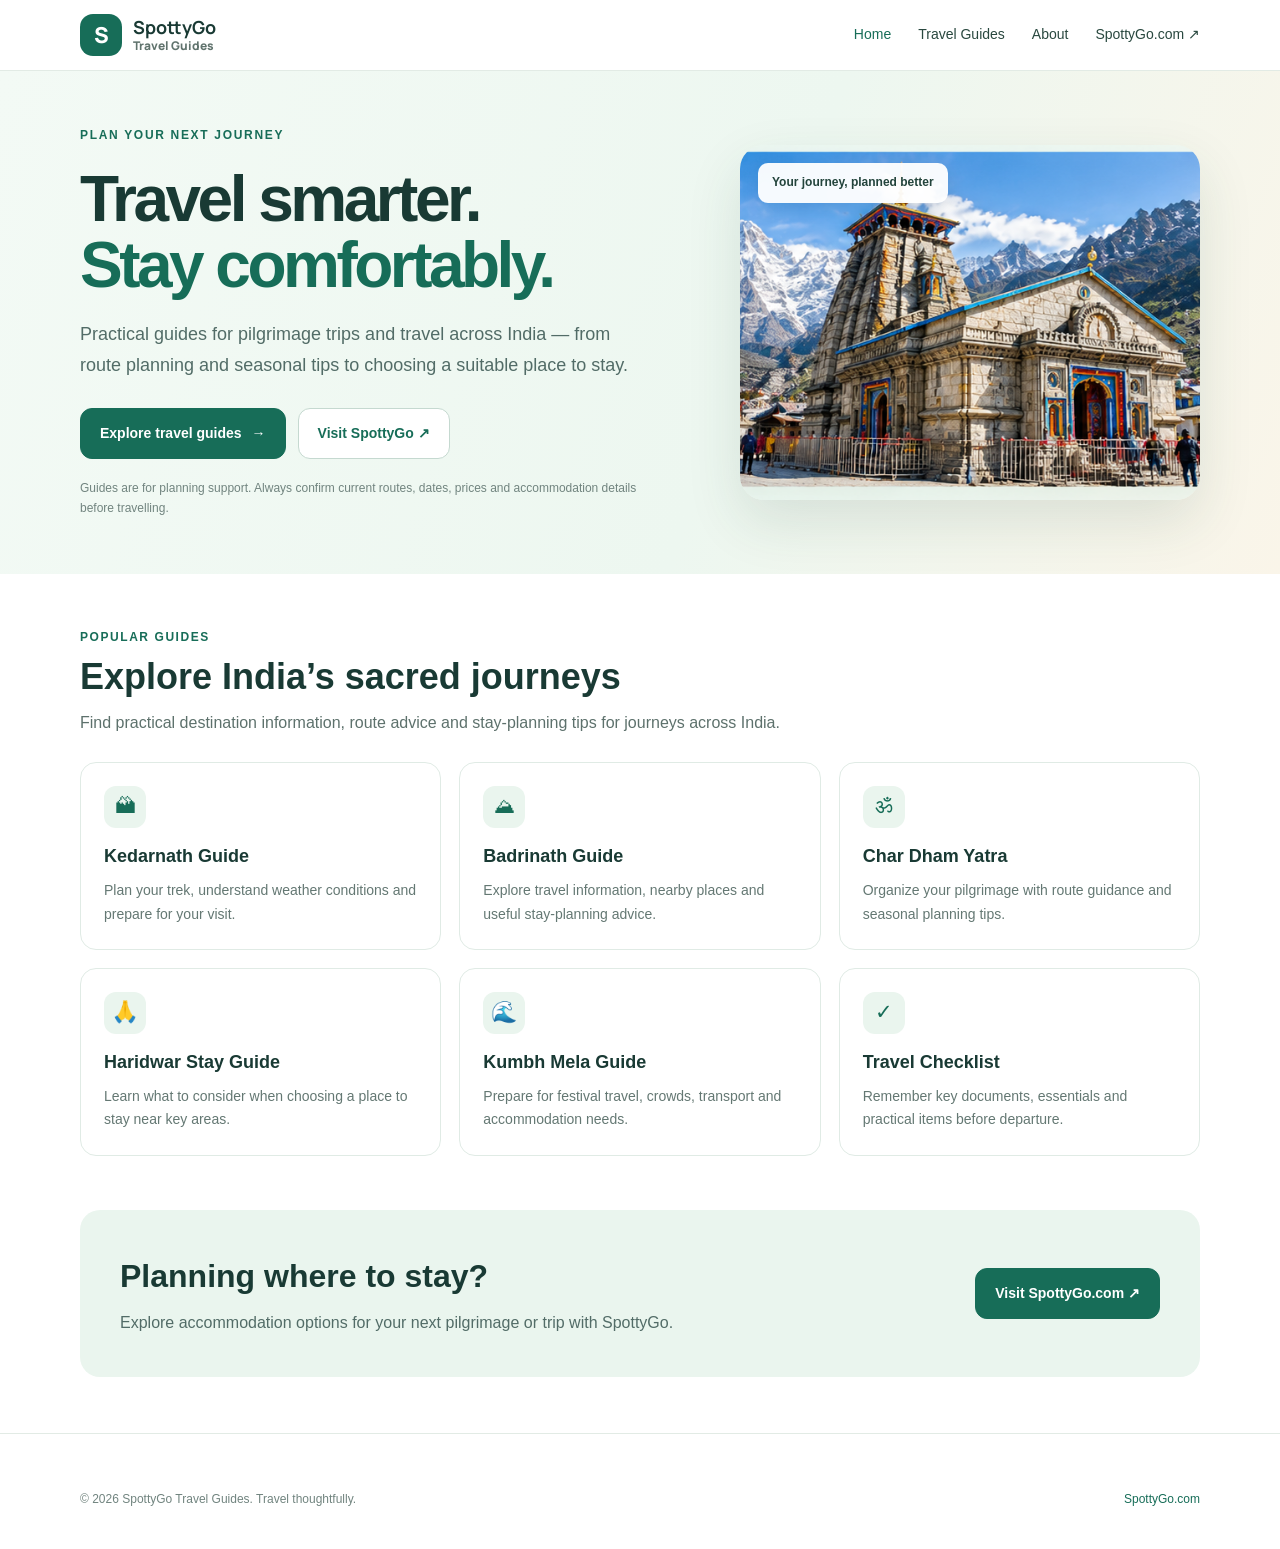
<file: index.html>
<!DOCTYPE html>
<html lang="en">
<head>
  <meta charset="UTF-8">
  <meta name="viewport" content="width=device-width, initial-scale=1.0">
  <meta name="description" content="Practical travel guides for pilgrimage trips and travel across India. Plan routes, explore destinations, and find useful stay-planning tips with SpottyGo Travel Guides.">
  <meta name="theme-color" content="#176d58">
  <title>SpottyGo Travel Guides | Travel Smarter. Stay Comfortably.</title>
  <link rel="stylesheet" href="./style.css">

  <style>
    * { box-sizing: border-box; }
    body { margin: 0; color: #193a34; font-family: Arial, Helvetica, sans-serif; }

    /* Header and navigation */
    .site-header { position: relative; z-index: 5; background: #fff; border-bottom: 1px solid #e2ebe5; }
    .site-header .container { width: min(1120px, calc(100% - 40px)); margin: 0 auto; }
    .site-header .header-inner { min-height: 70px; display: flex; align-items: center; justify-content: space-between; gap: 24px; }
    .site-header .brand { display: inline-flex; align-items: center; gap: 11px; color: #193a34; text-decoration: none; flex-shrink: 0; }
    .brand-mark { display: grid; place-items: center; width: 42px; height: 42px; border-radius: 13px; background: #176d58; color: white; font-size: 22px; font-weight: 800; }
    .brand-copy { display: flex; flex-direction: column; gap: 2px; }
    .brand-copy strong { font-size: 18px; line-height: 1.1; }
    .brand-copy small { color: #60736d; font-size: 12px; }
    .site-nav { display: flex; align-items: center; gap: 27px; }
    .site-nav a { color: #29483f; text-decoration: none; font-size: 14px; }
    .site-nav a:hover, .site-nav a[aria-current="page"] { color: #176d58; }
    .menu-toggle { display: none; border: 1px solid #d6e5dc; background: #fff; color: #176d58; padding: 8px 11px; border-radius: 8px; font-size: 20px; cursor: pointer; }

    /* Hero section */
    .home-hero { background: linear-gradient(110deg,#f3faf5 0%,#edf7f0 58%,#faf5e9 100%); padding: 55px 0; }
    .home-hero__inner { width: min(1120px,calc(100% - 40px)); margin: 0 auto; display: grid; grid-template-columns: minmax(0,1.05fr) minmax(0,.95fr); align-items: center; gap: clamp(30px,4.5vw,48px); }
    .home-hero__eyebrow { margin: 0 0 20px; color: #176d58; font-size: 12px; font-weight: 800; letter-spacing: .14em; text-transform: uppercase; }
    .home-hero__title { margin: 0 0 20px; color: #193a34; font-size: clamp(42px,5vw,68px); line-height: 1.04; letter-spacing: -.055em; font-weight: 800; }
    .home-hero__title span { display: block; color: #176d58; }
    .home-hero__description { max-width: 590px; margin: 0 0 26px; color: #526c67; font-size: clamp(16px,1.5vw,18px); line-height: 1.75; }
    .home-hero__actions { display: flex; flex-wrap: wrap; gap: 12px; margin: 0 0 20px; }
    .home-hero__button { display: inline-flex; align-items: center; justify-content: center; gap: 10px; min-height: 50px; padding: 13px 19px; border: 1px solid #176d58; border-radius: 12px; background: #176d58; color: #fff; font-weight: 700; font-size: 14px; text-decoration: none; transition: transform .18s ease,background .18s ease; }
    .home-hero__button:hover { transform: translateY(-2px); background: #105844; color: #fff; }
    .home-hero__button--secondary { background: #fff; color: #176d58; border-color: #c5d9d0; }
    .home-hero__button--secondary:hover { background: #f7fcf8; color: #105844; }
    .home-hero__note { max-width: 590px; margin: 0; color: #71847f; font-size: 12px; line-height: 1.65; }

    /* Smaller hero image: compact desktop size, responsive on mobile */
    .home-hero__visual { position: relative; width: 100%; max-width: 460px; min-width: 0; justify-self: end; }
    .home-hero__image { display: block; width: 100%; height: 355px; aspect-ratio: auto; object-fit: cover; object-position: center; border-radius: 24px; box-shadow: 0 22px 55px rgba(29,75,60,.12); }
    .home-hero__image-caption { position: absolute; top: 18px; left: 18px; max-width: calc(100% - 36px); padding: 10px 14px; border-radius: 10px; background: rgba(255,255,255,.95); color: #23443c; font-size: 12px; font-weight: 750; box-shadow: 0 5px 20px rgba(0,0,0,.07); }

    /* Popular guides */
    .home-section { width: min(1120px,calc(100% - 40px)); margin: 0 auto; padding: 54px 0; }
    .home-section__eyebrow { margin: 0 0 8px; color: #176d58; font-size: 12px; font-weight: 800; letter-spacing: .13em; text-transform: uppercase; }
    .home-section__heading { margin: 0 0 10px; color: #193a34; font-size: clamp(27px,3vw,36px); line-height: 1.2; }
    .home-section__intro { max-width: 700px; margin: 0 0 26px; color: #5d716c; line-height: 1.7; }
    .home-guide-grid { display: grid; grid-template-columns: repeat(3,minmax(0,1fr)); gap: 18px; }
    .home-guide-card { display: block; padding: 23px; border: 1px solid #e0ebe5; border-radius: 16px; background: #fff; color: inherit; text-decoration: none; transition: transform .18s ease,box-shadow .18s ease; }
    .home-guide-card:hover { transform: translateY(-3px); box-shadow: 0 12px 28px rgba(23,75,57,.08); }
    .home-guide-card__icon { display: inline-grid; width: 42px; height: 42px; margin-bottom: 14px; place-items: center; border-radius: 12px; background: #eaf5ee; color: #176d58; font-size: 21px; }
    .home-guide-card h3 { margin: 0 0 8px; color: #193a34; font-size: 18px; }
    .home-guide-card p { margin: 0; color: #647873; font-size: 14px; line-height: 1.65; }

    /* Final call to action and footer */
    .home-spottygo-cta { margin: 0 auto 56px; width: min(1120px,calc(100% - 40px)); padding: clamp(24px,4vw,40px); border-radius: 20px; background: #eaf5ee; display: flex; align-items: center; justify-content: space-between; gap: 24px; }
    .home-spottygo-cta h2 { margin: 0 0 8px; color: #193a34; font-size: clamp(24px,2.5vw,32px); }
    .home-spottygo-cta p { margin: 0; color: #526c67; line-height: 1.65; }
    .site-footer { border-top: 1px solid #e2ebe5; background: #fff; }
    .site-footer .container { width: min(1120px,calc(100% - 40px)); margin: 0 auto; }
    .footer-inner { display: flex; align-items: center; justify-content: space-between; gap: 18px; padding: 22px 0; color: #71847f; font-size: 12px; }
    .footer-inner p { margin: 0; }
    .footer-inner a { color: #176d58; text-decoration: none; }

    @media (max-width: 800px) {
      .site-header .header-inner { min-height: 66px; }
      .menu-toggle { display: block; }
      .site-nav { display: none; position: absolute; top: 100%; left: 0; right: 0; padding: 16px 20px 20px; background: #fff; border-bottom: 1px solid #e2ebe5; flex-direction: column; align-items: flex-start; gap: 17px; }
      .site-nav.is-open { display: flex; }
      .home-hero { padding: 35px 0 42px; }
      .home-hero__inner { grid-template-columns: 1fr; gap: 28px; }
      .home-hero__visual { order: -1; max-width: 100%; justify-self: stretch; }
      .home-hero__image { height: 280px; }
      .home-hero__title { font-size: clamp(42px,9vw,62px); }
      .home-guide-grid { grid-template-columns: repeat(2,minmax(0,1fr)); }
      .home-spottygo-cta { align-items: flex-start; flex-direction: column; }
    }
    @media (max-width: 520px) {
      .site-header .container, .home-hero__inner, .home-section, .site-footer .container { width: calc(100% - 28px); }
      .home-hero__image { height: 240px; border-radius: 18px; }
      .home-hero__actions { flex-direction: column; align-items: stretch; }
      .home-hero__button { width: 100%; }
      .home-guide-grid { grid-template-columns: 1fr; }
      .home-section { padding: 38px 0; }
      .home-spottygo-cta { width: calc(100% - 28px); margin-bottom: 35px; }
      .footer-inner { align-items: flex-start; flex-direction: column; }
    }
  </style>
</head>
<body>
  <header class="site-header">
    <div class="container header-inner">
      <a class="brand" href="./index.html" aria-label="SpottyGo Travel Guides home">
        <span class="brand-mark" aria-hidden="true">S</span>
        <span class="brand-copy"><strong>SpottyGo</strong><small>Travel Guides</small></span>
      </a>
      <button class="menu-toggle" type="button" aria-label="Toggle navigation" aria-expanded="false">☰</button>
      <nav class="site-nav" aria-label="Main navigation">
        <a href="./index.html" aria-current="page">Home</a>
        <a href="#guides">Travel Guides</a>
        <a href="./about.html">About</a>
        <a href="https://spottygo.com/" target="_blank" rel="noopener noreferrer">SpottyGo.com ↗</a>
      </nav>
    </div>
  </header>

  <main>
    <section class="home-hero">
      <div class="home-hero__inner">
        <div class="home-hero__content">
          <p class="home-hero__eyebrow">Plan your next journey</p>
          <h1 class="home-hero__title">Travel smarter.<span>Stay comfortably.</span></h1>
          <p class="home-hero__description">Practical guides for pilgrimage trips and travel across India — from route planning and seasonal tips to choosing a suitable place to stay.</p>
          <div class="home-hero__actions">
            <a class="home-hero__button" href="#guides">Explore travel guides <span aria-hidden="true">→</span></a>
            <a class="home-hero__button home-hero__button--secondary" href="https://spottygo.com/" target="_blank" rel="noopener noreferrer">Visit SpottyGo ↗</a>
          </div>
          <p class="home-hero__note">Guides are for planning support. Always confirm current routes, dates, prices and accommodation details before travelling.</p>
        </div>
        <div class="home-hero__visual">
          <img class="home-hero__image" src="./kedarnath-hero.png" alt="Kedarnath Temple surrounded by the Himalayan mountains" fetchpriority="high">
          <span class="home-hero__image-caption">Your journey, planned better</span>
        </div>
      </div>
    </section>

    <section class="home-section" id="guides">
      <p class="home-section__eyebrow">Popular guides</p>
      <h2 class="home-section__heading">Explore India’s sacred journeys</h2>
      <p class="home-section__intro">Find practical destination information, route advice and stay-planning tips for journeys across India.</p>
      <div class="home-guide-grid">
        <a class="home-guide-card" href="./kedarnath.html"><span class="home-guide-card__icon" aria-hidden="true">🏔</span><h3>Kedarnath Guide</h3><p>Plan your trek, understand weather conditions and prepare for your visit.</p></a>
        <a class="home-guide-card" href="./badrinath.html"><span class="home-guide-card__icon" aria-hidden="true">⛰</span><h3>Badrinath Guide</h3><p>Explore travel information, nearby places and useful stay-planning advice.</p></a>
        <a class="home-guide-card" href="./char-dham-yatra.html"><span class="home-guide-card__icon" aria-hidden="true">ॐ</span><h3>Char Dham Yatra</h3><p>Organize your pilgrimage with route guidance and seasonal planning tips.</p></a>
        <a class="home-guide-card" href="./haridwar-stay.html"><span class="home-guide-card__icon" aria-hidden="true">🙏</span><h3>Haridwar Stay Guide</h3><p>Learn what to consider when choosing a place to stay near key areas.</p></a>
        <a class="home-guide-card" href="./kumbh-mela.html"><span class="home-guide-card__icon" aria-hidden="true">🌊</span><h3>Kumbh Mela Guide</h3><p>Prepare for festival travel, crowds, transport and accommodation needs.</p></a>
        <a class="home-guide-card" href="./travel-checklist.html"><span class="home-guide-card__icon" aria-hidden="true">✓</span><h3>Travel Checklist</h3><p>Remember key documents, essentials and practical items before departure.</p></a>
      </div>
    </section>

    <section class="home-spottygo-cta">
      <div><h2>Planning where to stay?</h2><p>Explore accommodation options for your next pilgrimage or trip with SpottyGo.</p></div>
      <a class="home-hero__button" href="https://spottygo.com/" target="_blank" rel="noopener noreferrer">Visit SpottyGo.com ↗</a>
    </section>
  </main>

  <footer class="site-footer">
    <div class="container footer-inner">
      <p>© <span id="current-year">2026</span> SpottyGo Travel Guides. Travel thoughtfully.</p>
      <p><a href="https://spottygo.com/" target="_blank" rel="noopener noreferrer">SpottyGo.com</a></p>
    </div>
  </footer>

  <script src="./script.js"></script>
  <script>
    const yearNode = document.getElementById('current-year');
    if (yearNode) yearNode.textContent = new Date().getFullYear();

    const menuButton = document.querySelector('.menu-toggle');
    const siteNav = document.querySelector('.site-nav');
    if (menuButton && siteNav) {
      menuButton.addEventListener('click', function () {
        const isOpen = siteNav.classList.toggle('is-open');
        menuButton.setAttribute('aria-expanded', String(isOpen));
      });
    }
  </script>
</body>
</html>
</file>
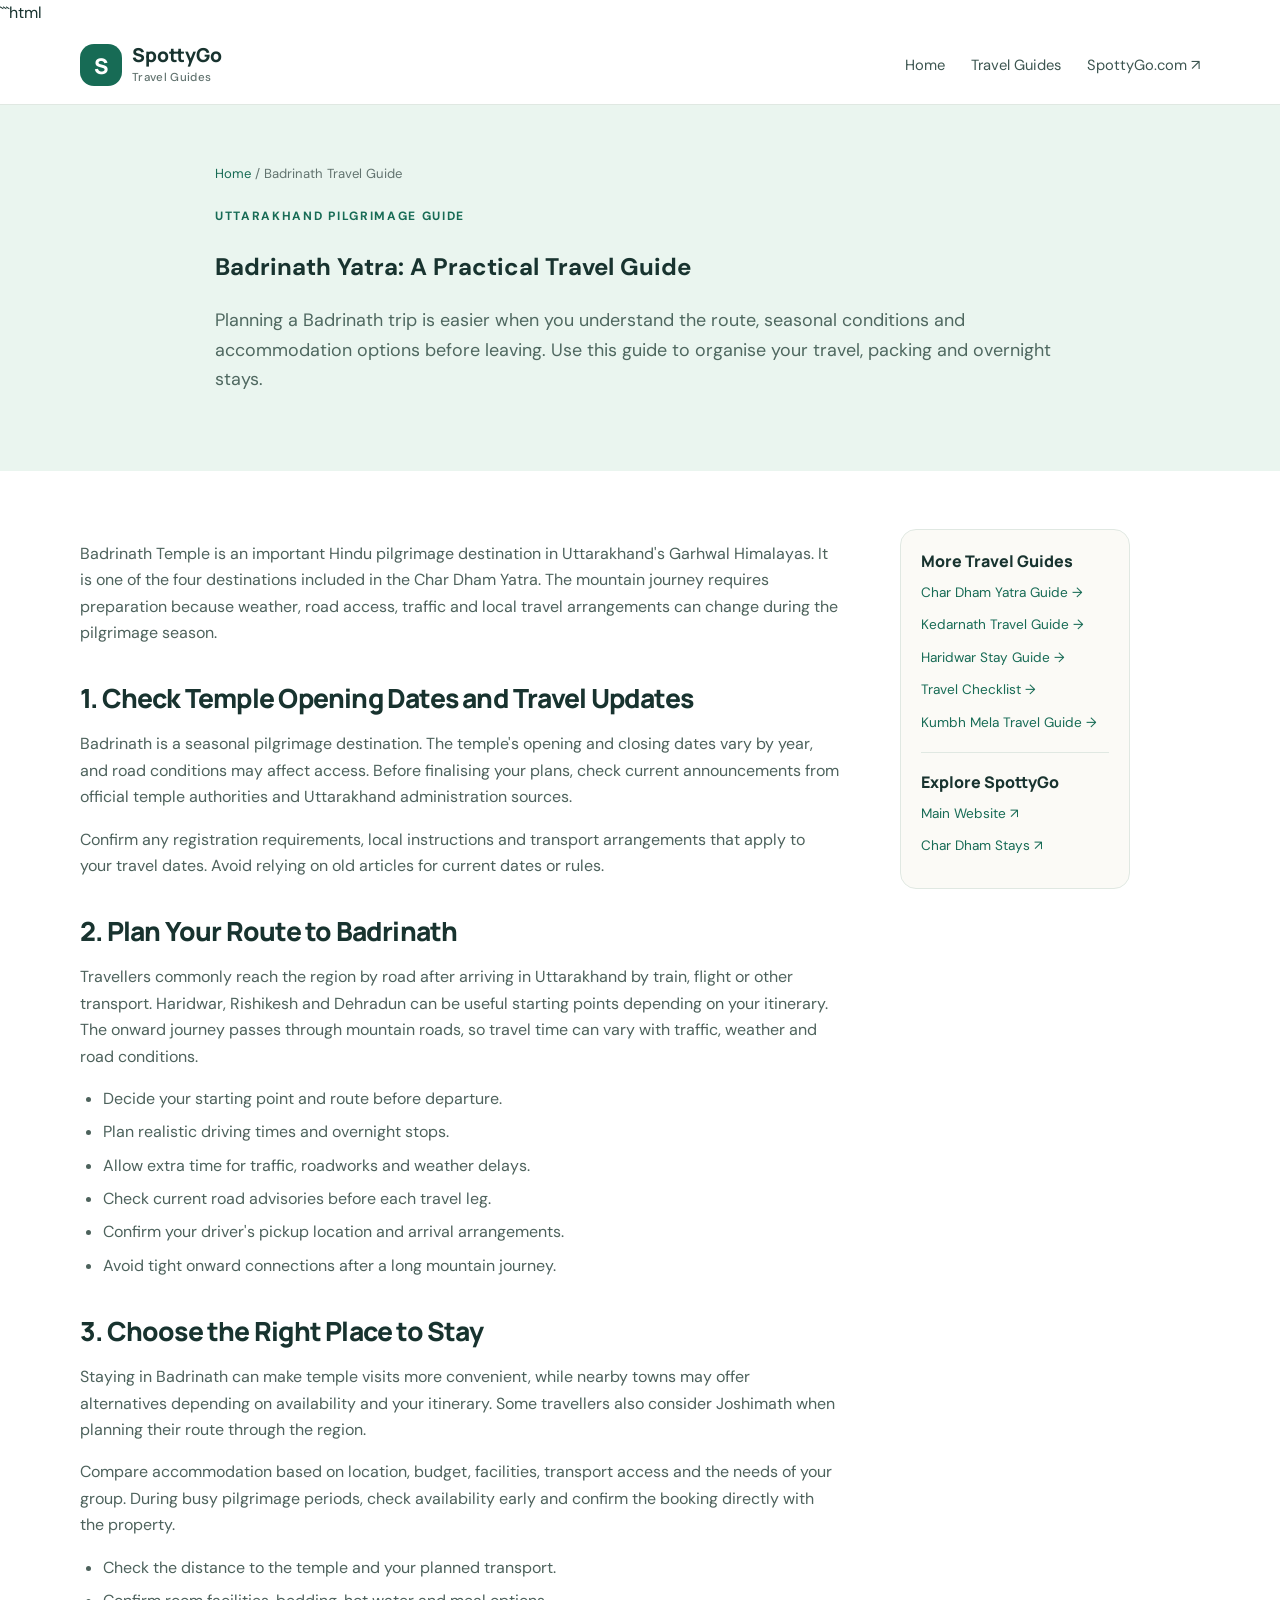
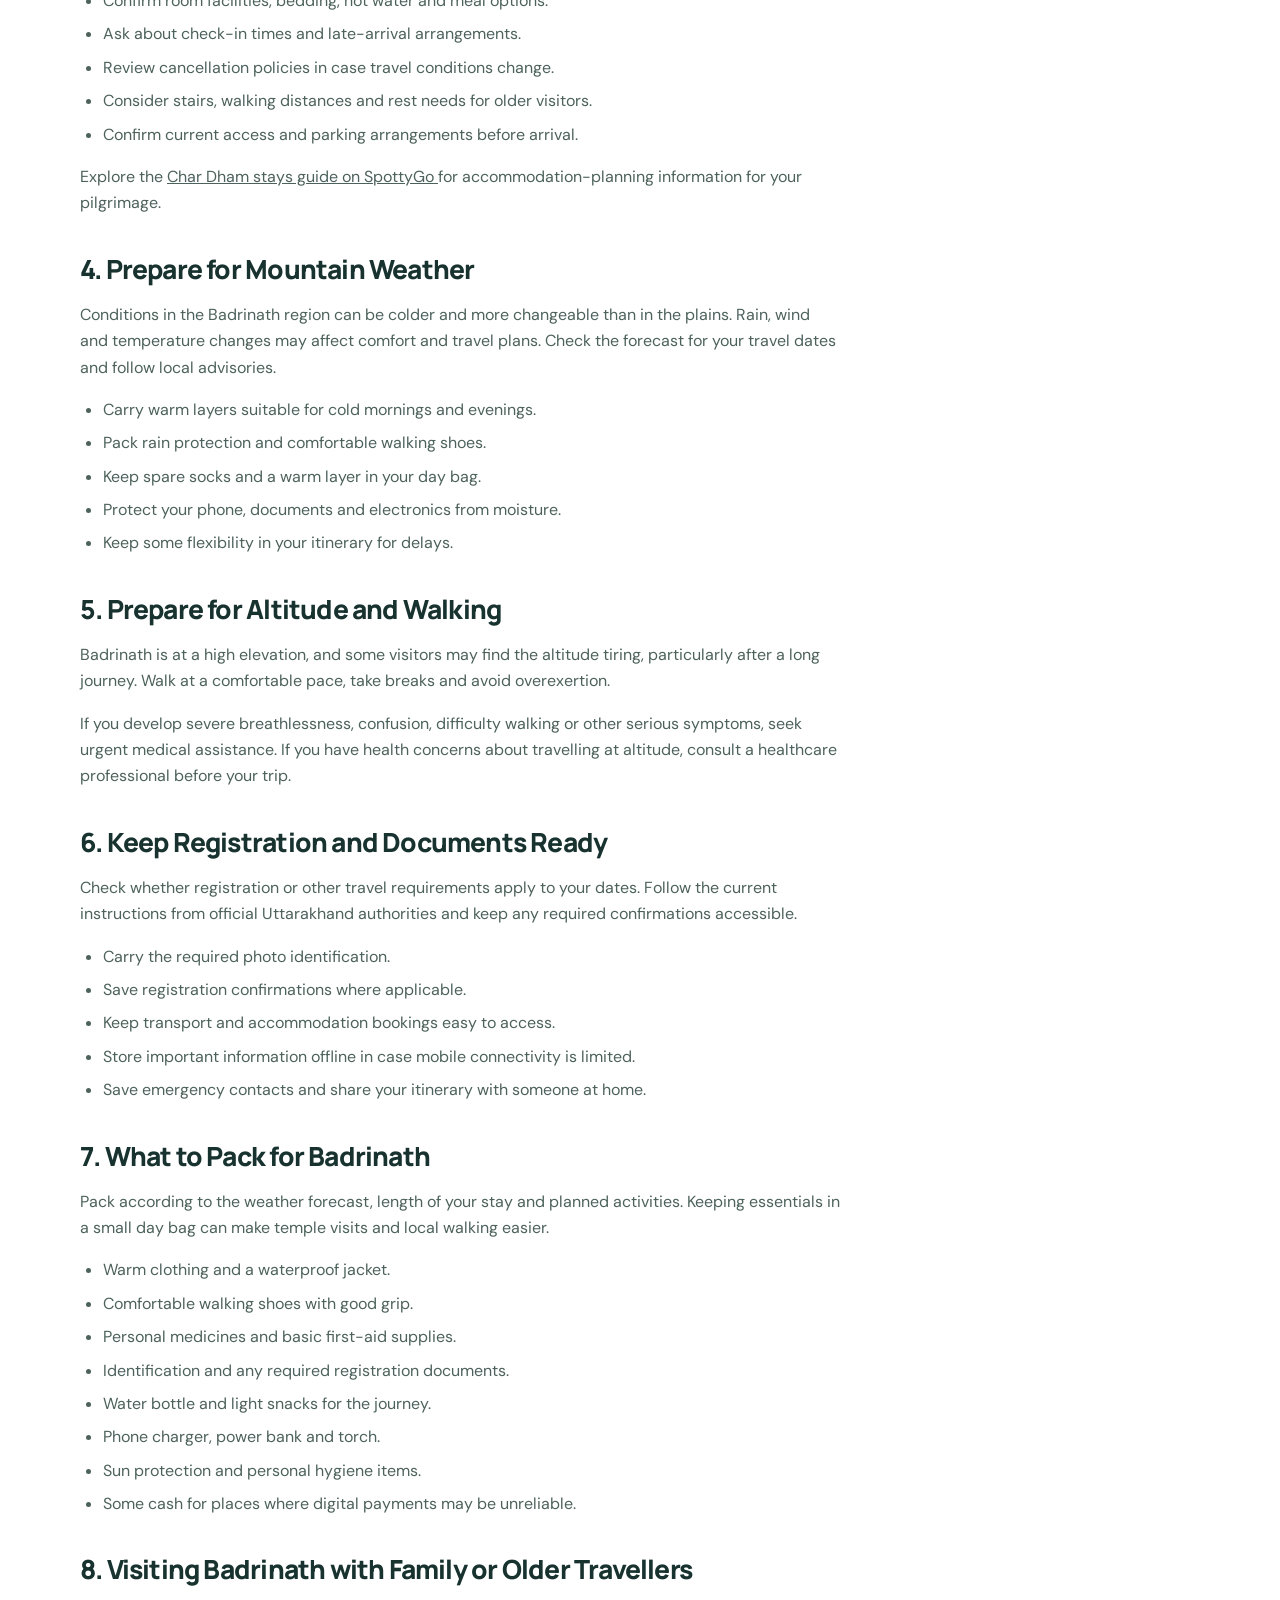
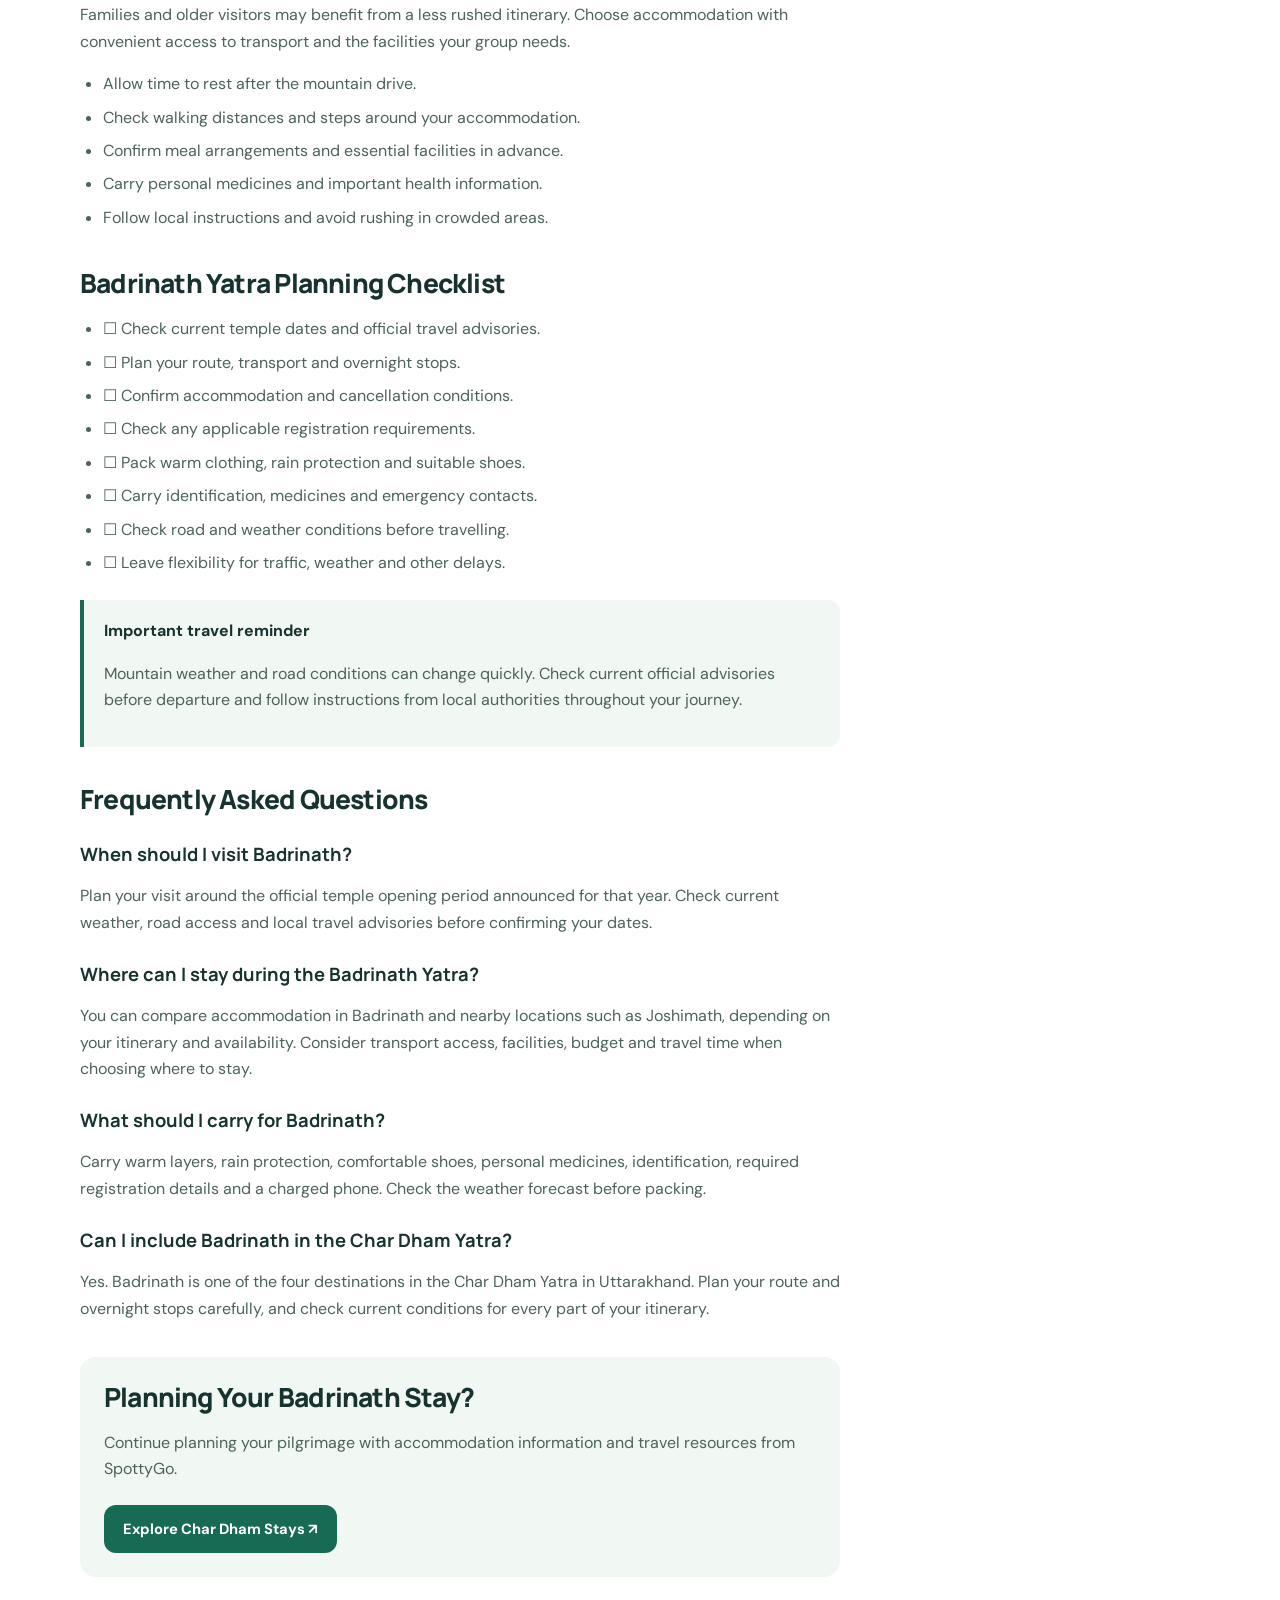
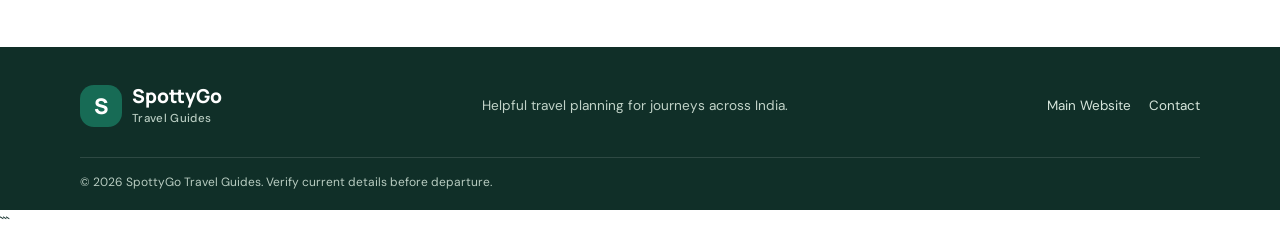
<file: badrinath.html>
```html
<!doctype html>
<html lang="en">
<head>
  <meta charset="utf-8">
  <meta name="viewport" content="width=device-width, initial-scale=1">

  <title>Badrinath Travel Guide: Routes, Weather & Stays | SpottyGo</title>

  <meta name="description" content="Plan your Badrinath Yatra with practical advice on routes, temple dates, weather, accommodation, packing and travel preparation.">

  <meta name="robots" content="index,follow">

  <link rel="stylesheet" href="style.css">

  <link rel="canonical" href="https://sporrygo.github.io/travel-guide/badrinath.html">
</head>

<body>

<header class="site-header">
  <div class="container nav-wrap">

    <a class="brand" href="index.html">
      <span class="brand-mark">S</span>
      <span>
        SpottyGo
        <span class="brand-sub">Travel Guides</span>
      </span>
    </a>

    <button class="menu-toggle"
            aria-label="Toggle navigation"
            aria-expanded="false">
      ☰
    </button>

    <nav class="nav-links" aria-label="Main navigation">
      <a href="index.html">Home</a>
      <a href="index.html#guides">Travel Guides</a>
      <a href="https://spottygo.com/">SpottyGo.com ↗</a>
    </nav>

  </div>
</header>

<section class="article-hero">
  <div class="container">

    <div class="breadcrumb">
      <a href="index.html">Home</a> / Badrinath Travel Guide
    </div>

    <p class="eyebrow">UTTARAKHAND PILGRIMAGE GUIDE</p>

    <h1>Badrinath Yatra: A Practical Travel Guide</h1>

    <p class="article-intro">
      Planning a Badrinath trip is easier when you understand the route,
      seasonal conditions and accommodation options before leaving.
      Use this guide to organise your travel, packing and overnight stays.
    </p>

  </div>
</section>

<main class="container article-layout">

  <article class="article-body">

    <p>
      Badrinath Temple is an important Hindu pilgrimage destination in
      Uttarakhand's Garhwal Himalayas. It is one of the four destinations
      included in the Char Dham Yatra. The mountain journey requires
      preparation because weather, road access, traffic and local travel
      arrangements can change during the pilgrimage season.
    </p>

    <h2>1. Check Temple Opening Dates and Travel Updates</h2>

    <p>
      Badrinath is a seasonal pilgrimage destination. The temple's opening
      and closing dates vary by year, and road conditions may affect access.
      Before finalising your plans, check current announcements from official
      temple authorities and Uttarakhand administration sources.
    </p>

    <p>
      Confirm any registration requirements, local instructions and
      transport arrangements that apply to your travel dates. Avoid relying
      on old articles for current dates or rules.
    </p>

    <h2>2. Plan Your Route to Badrinath</h2>

    <p>
      Travellers commonly reach the region by road after arriving in
      Uttarakhand by train, flight or other transport. Haridwar, Rishikesh
      and Dehradun can be useful starting points depending on your itinerary.
      The onward journey passes through mountain roads, so travel time can
      vary with traffic, weather and road conditions.
    </p>

    <ul>
      <li>Decide your starting point and route before departure.</li>
      <li>Plan realistic driving times and overnight stops.</li>
      <li>Allow extra time for traffic, roadworks and weather delays.</li>
      <li>Check current road advisories before each travel leg.</li>
      <li>Confirm your driver's pickup location and arrival arrangements.</li>
      <li>Avoid tight onward connections after a long mountain journey.</li>
    </ul>

    <h2>3. Choose the Right Place to Stay</h2>

    <p>
      Staying in Badrinath can make temple visits more convenient, while
      nearby towns may offer alternatives depending on availability and
      your itinerary. Some travellers also consider Joshimath when planning
      their route through the region.
    </p>

    <p>
      Compare accommodation based on location, budget, facilities, transport
      access and the needs of your group. During busy pilgrimage periods,
      check availability early and confirm the booking directly with the
      property.
    </p>

    <ul>
      <li>Check the distance to the temple and your planned transport.</li>
      <li>Confirm room facilities, bedding, hot water and meal options.</li>
      <li>Ask about check-in times and late-arrival arrangements.</li>
      <li>Review cancellation policies in case travel conditions change.</li>
      <li>Consider stairs, walking distances and rest needs for older visitors.</li>
      <li>Confirm current access and parking arrangements before arrival.</li>
    </ul>

    <p>
      Explore the
      <a href="https://spottygo.com/chardham-stays.html">
        Char Dham stays guide on SpottyGo
      </a>
      for accommodation-planning information for your pilgrimage.
    </p>

    <h2>4. Prepare for Mountain Weather</h2>

    <p>
      Conditions in the Badrinath region can be colder and more changeable
      than in the plains. Rain, wind and temperature changes may affect
      comfort and travel plans. Check the forecast for your travel dates
      and follow local advisories.
    </p>

    <ul>
      <li>Carry warm layers suitable for cold mornings and evenings.</li>
      <li>Pack rain protection and comfortable walking shoes.</li>
      <li>Keep spare socks and a warm layer in your day bag.</li>
      <li>Protect your phone, documents and electronics from moisture.</li>
      <li>Keep some flexibility in your itinerary for delays.</li>
    </ul>

    <h2>5. Prepare for Altitude and Walking</h2>

    <p>
      Badrinath is at a high elevation, and some visitors may find the
      altitude tiring, particularly after a long journey. Walk at a
      comfortable pace, take breaks and avoid overexertion.
    </p>

    <p>
      If you develop severe breathlessness, confusion, difficulty walking
      or other serious symptoms, seek urgent medical assistance. If you
      have health concerns about travelling at altitude, consult a
      healthcare professional before your trip.
    </p>

    <h2>6. Keep Registration and Documents Ready</h2>

    <p>
      Check whether registration or other travel requirements apply to
      your dates. Follow the current instructions from official Uttarakhand
      authorities and keep any required confirmations accessible.
    </p>

    <ul>
      <li>Carry the required photo identification.</li>
      <li>Save registration confirmations where applicable.</li>
      <li>Keep transport and accommodation bookings easy to access.</li>
      <li>Store important information offline in case mobile connectivity is limited.</li>
      <li>Save emergency contacts and share your itinerary with someone at home.</li>
    </ul>

    <h2>7. What to Pack for Badrinath</h2>

    <p>
      Pack according to the weather forecast, length of your stay and
      planned activities. Keeping essentials in a small day bag can make
      temple visits and local walking easier.
    </p>

    <ul>
      <li>Warm clothing and a waterproof jacket.</li>
      <li>Comfortable walking shoes with good grip.</li>
      <li>Personal medicines and basic first-aid supplies.</li>
      <li>Identification and any required registration documents.</li>
      <li>Water bottle and light snacks for the journey.</li>
      <li>Phone charger, power bank and torch.</li>
      <li>Sun protection and personal hygiene items.</li>
      <li>Some cash for places where digital payments may be unreliable.</li>
    </ul>

    <h2>8. Visiting Badrinath with Family or Older Travellers</h2>

    <p>
      Families and older visitors may benefit from a less rushed itinerary.
      Choose accommodation with convenient access to transport and the
      facilities your group needs.
    </p>

    <ul>
      <li>Allow time to rest after the mountain drive.</li>
      <li>Check walking distances and steps around your accommodation.</li>
      <li>Confirm meal arrangements and essential facilities in advance.</li>
      <li>Carry personal medicines and important health information.</li>
      <li>Follow local instructions and avoid rushing in crowded areas.</li>
    </ul>

    <h2>Badrinath Yatra Planning Checklist</h2>

    <ul>
      <li>☐ Check current temple dates and official travel advisories.</li>
      <li>☐ Plan your route, transport and overnight stops.</li>
      <li>☐ Confirm accommodation and cancellation conditions.</li>
      <li>☐ Check any applicable registration requirements.</li>
      <li>☐ Pack warm clothing, rain protection and suitable shoes.</li>
      <li>☐ Carry identification, medicines and emergency contacts.</li>
      <li>☐ Check road and weather conditions before travelling.</li>
      <li>☐ Leave flexibility for traffic, weather and other delays.</li>
    </ul>

    <div class="tip-box">
      <strong>Important travel reminder</strong>
      <p>
        Mountain weather and road conditions can change quickly.
        Check current official advisories before departure and follow
        instructions from local authorities throughout your journey.
      </p>
    </div>

    <h2>Frequently Asked Questions</h2>

    <h3>When should I visit Badrinath?</h3>

    <p>
      Plan your visit around the official temple opening period announced
      for that year. Check current weather, road access and local travel
      advisories before confirming your dates.
    </p>

    <h3>Where can I stay during the Badrinath Yatra?</h3>

    <p>
      You can compare accommodation in Badrinath and nearby locations
      such as Joshimath, depending on your itinerary and availability.
      Consider transport access, facilities, budget and travel time when
      choosing where to stay.
    </p>

    <h3>What should I carry for Badrinath?</h3>

    <p>
      Carry warm layers, rain protection, comfortable shoes, personal
      medicines, identification, required registration details and a
      charged phone. Check the weather forecast before packing.
    </p>

    <h3>Can I include Badrinath in the Char Dham Yatra?</h3>

    <p>
      Yes. Badrinath is one of the four destinations in the Char Dham
      Yatra in Uttarakhand. Plan your route and overnight stops carefully,
      and check current conditions for every part of your itinerary.
    </p>

    <div class="article-cta">

      <h2>Planning Your Badrinath Stay?</h2>

      <p>
        Continue planning your pilgrimage with accommodation information
        and travel resources from SpottyGo.
      </p>

      <a class="button button-primary"
         href="https://spottygo.com/chardham-stays.html">
        Explore Char Dham Stays ↗
      </a>

    </div>

  </article>

  <aside class="side-card">

    <h3>More Travel Guides</h3>

    <a href="char-dham-yatra.html">Char Dham Yatra Guide →</a>
    <a href="kedarnath.html">Kedarnath Travel Guide →</a>
    <a href="haridwar-stay.html">Haridwar Stay Guide →</a>
    <a href="travel-checklist.html">Travel Checklist →</a>
    <a href="kumbh-mela.html">Kumbh Mela Travel Guide →</a>

    <hr style="border:0;border-top:1px solid #e0e8e2;margin:18px 0">

    <h3>Explore SpottyGo</h3>

    <a href="https://spottygo.com/">Main Website ↗</a>

    <a href="https://spottygo.com/chardham-stays.html">
      Char Dham Stays ↗
    </a>

  </aside>

</main>

<footer class="site-footer">

  <div class="container footer-row">

    <a class="brand brand-footer" href="index.html">
      <span class="brand-mark">S</span>
      <span>
        SpottyGo
        <span class="brand-sub">Travel Guides</span>
      </span>
    </a>

    <p>Helpful travel planning for journeys across India.</p>

    <div class="footer-links">
      <a href="https://spottygo.com/">Main Website</a>
      <a href="mailto:hello@spottygo.com">Contact</a>
    </div>

  </div>

  <div class="container copyright">
    © <span id="year">2026</span> SpottyGo Travel Guides.
    Verify current details before departure.
  </div>

</footer>

<script src="script.js"></script>

</body>
</html>
```
</file>
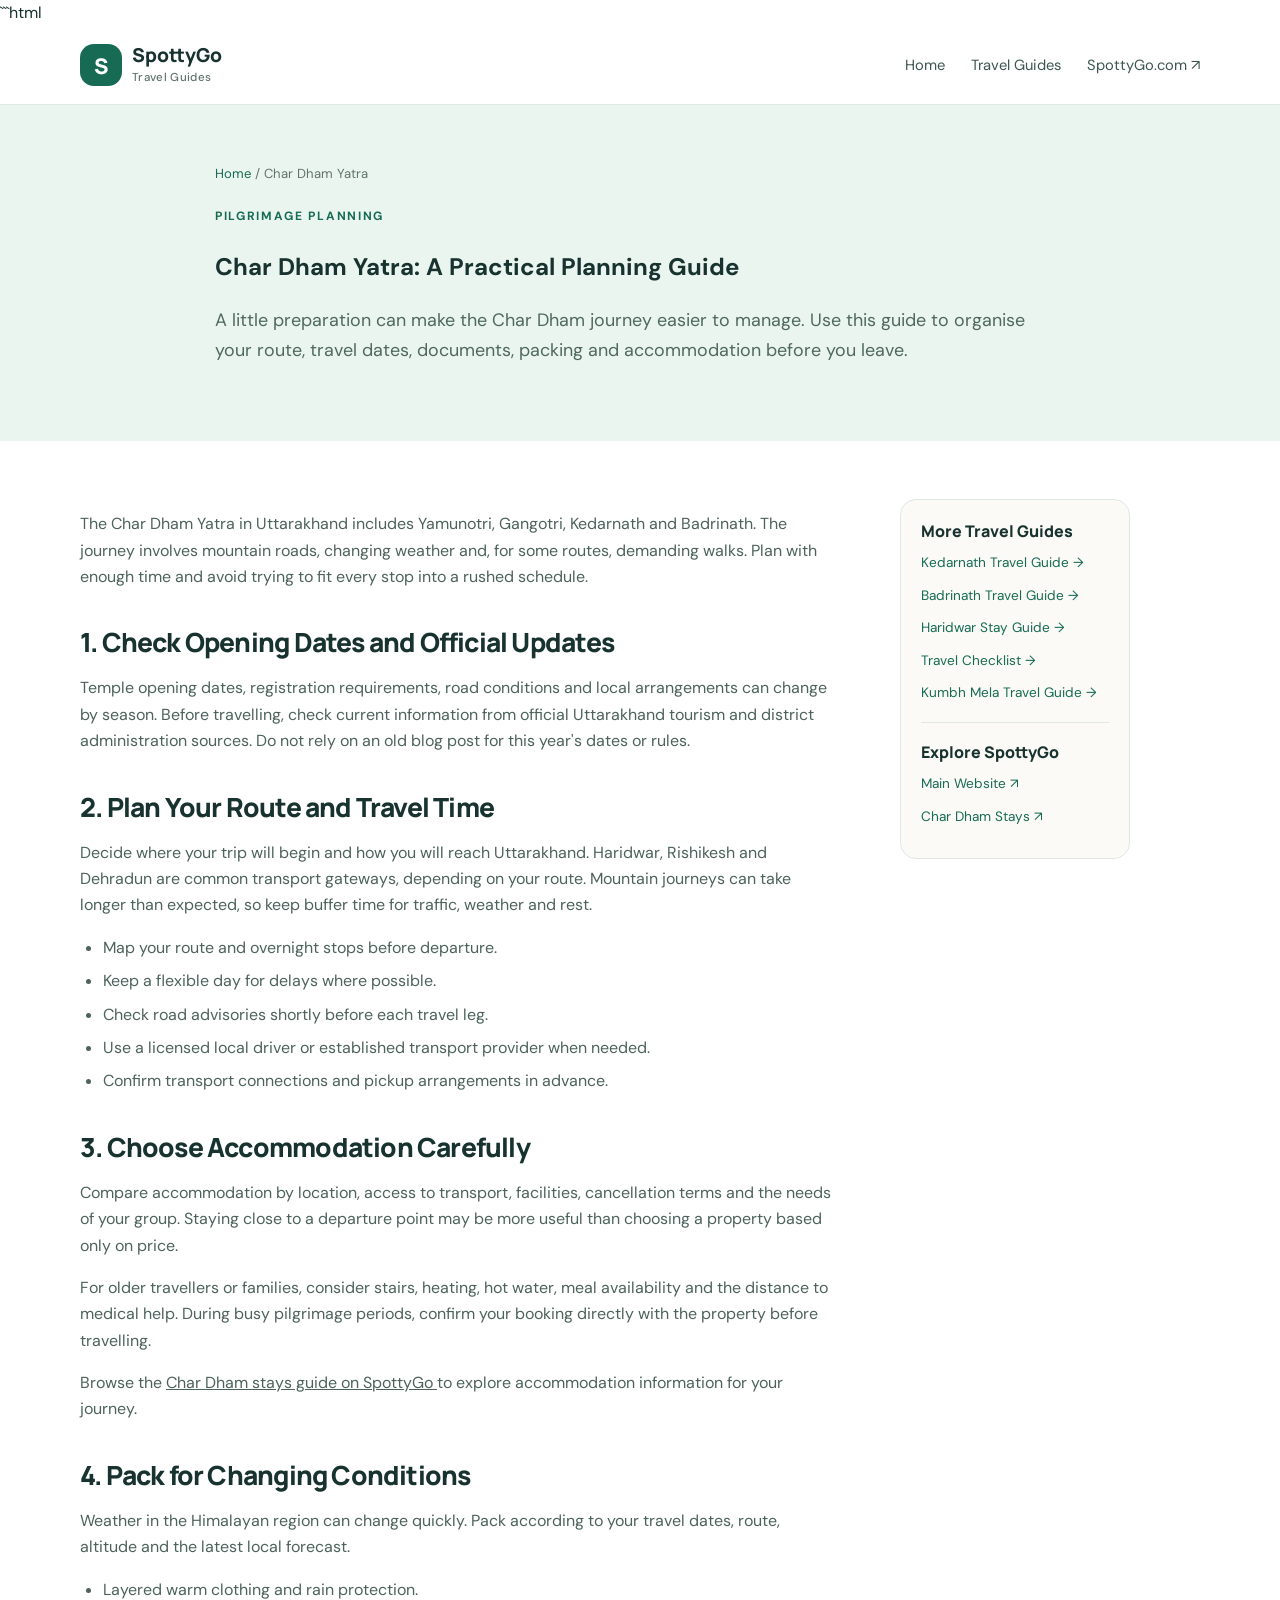
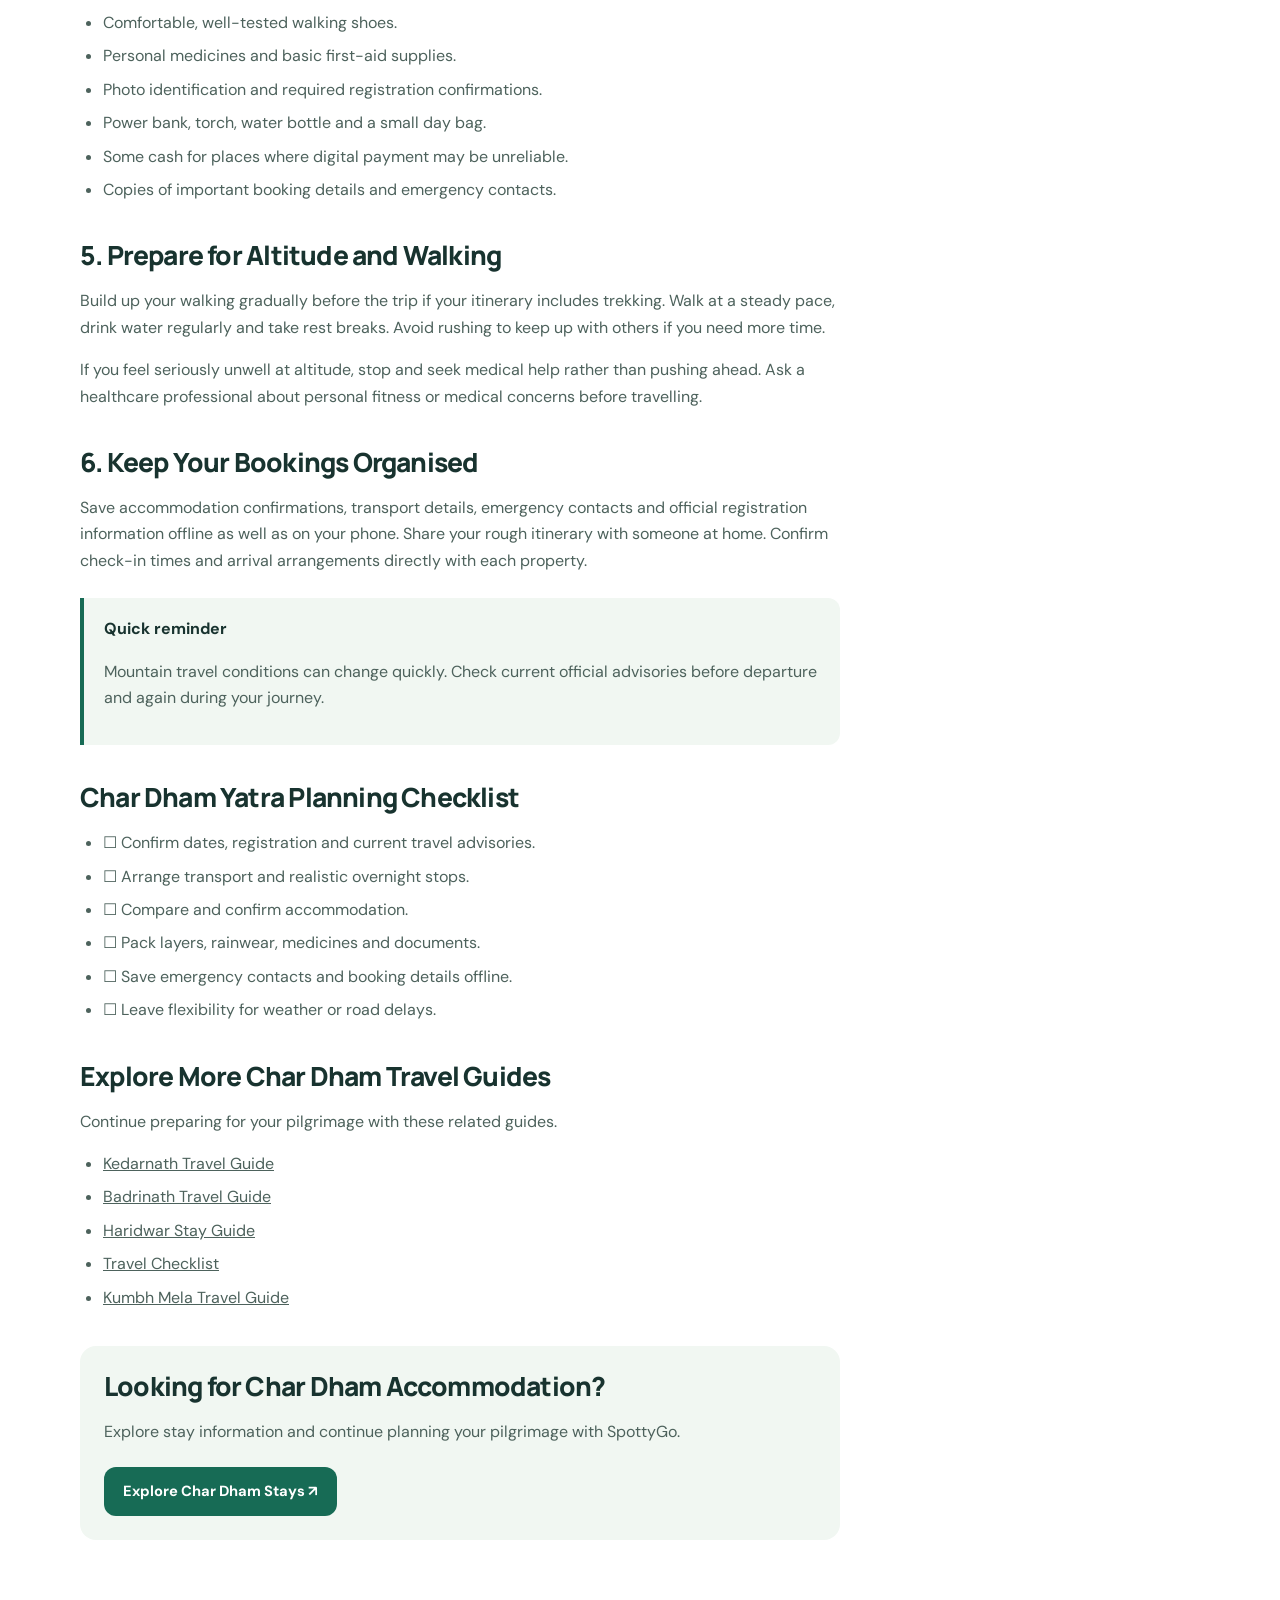
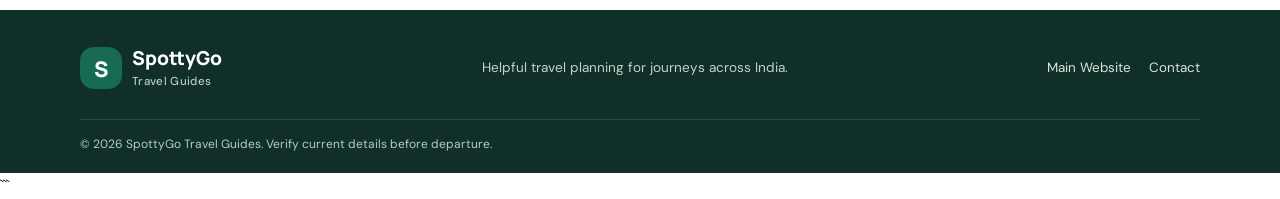
<file: char-dham-yatra.html>
```html
<!doctype html>
<html lang="en">
<head>
  <meta charset="utf-8">
  <meta name="viewport" content="width=device-width, initial-scale=1">

  <title>Char Dham Yatra Planning Guide | SpottyGo</title>

  <meta name="description" content="Plan your Char Dham Yatra with practical tips on routes, opening dates, registration, weather, packing and accommodation in Uttarakhand.">

  <meta name="robots" content="index,follow">

  <!-- Stylesheet: style.css is in the repository root -->
  <link rel="stylesheet" href="style.css">

  <!-- Canonical URL -->
  <link rel="canonical" href="https://sporrygo.github.io/travel-guide/char-dham-yatra.html">
</head>

<body>

<header class="site-header">
  <div class="container nav-wrap">
    <a class="brand" href="index.html">
      <span class="brand-mark">S</span>
      <span>
        SpottyGo
        <span class="brand-sub">Travel Guides</span>
      </span>
    </a>

    <button class="menu-toggle"
            aria-label="Toggle navigation"
            aria-expanded="false">
      ☰
    </button>

    <nav class="nav-links" aria-label="Main navigation">
      <a href="index.html">Home</a>
      <a href="index.html#guides">Travel Guides</a>
      <a href="https://spottygo.com/">SpottyGo.com ↗</a>
    </nav>
  </div>
</header>

<section class="article-hero">
  <div class="container">
    <div class="breadcrumb">
      <a href="index.html">Home</a> / Char Dham Yatra
    </div>

    <p class="eyebrow">PILGRIMAGE PLANNING</p>

    <h1>Char Dham Yatra: A Practical Planning Guide</h1>

    <p class="article-intro">
      A little preparation can make the Char Dham journey easier to manage.
      Use this guide to organise your route, travel dates, documents, packing
      and accommodation before you leave.
    </p>
  </div>
</section>

<main class="container article-layout">

  <article class="article-body">

    <p>
      The Char Dham Yatra in Uttarakhand includes Yamunotri, Gangotri,
      Kedarnath and Badrinath. The journey involves mountain roads,
      changing weather and, for some routes, demanding walks. Plan with
      enough time and avoid trying to fit every stop into a rushed schedule.
    </p>

    <h2>1. Check Opening Dates and Official Updates</h2>

    <p>
      Temple opening dates, registration requirements, road conditions and
      local arrangements can change by season. Before travelling, check
      current information from official Uttarakhand tourism and district
      administration sources. Do not rely on an old blog post for this
      year's dates or rules.
    </p>

    <h2>2. Plan Your Route and Travel Time</h2>

    <p>
      Decide where your trip will begin and how you will reach Uttarakhand.
      Haridwar, Rishikesh and Dehradun are common transport gateways,
      depending on your route. Mountain journeys can take longer than
      expected, so keep buffer time for traffic, weather and rest.
    </p>

    <ul>
      <li>Map your route and overnight stops before departure.</li>
      <li>Keep a flexible day for delays where possible.</li>
      <li>Check road advisories shortly before each travel leg.</li>
      <li>Use a licensed local driver or established transport provider when needed.</li>
      <li>Confirm transport connections and pickup arrangements in advance.</li>
    </ul>

    <h2>3. Choose Accommodation Carefully</h2>

    <p>
      Compare accommodation by location, access to transport, facilities,
      cancellation terms and the needs of your group. Staying close to a
      departure point may be more useful than choosing a property based
      only on price.
    </p>

    <p>
      For older travellers or families, consider stairs, heating, hot water,
      meal availability and the distance to medical help. During busy
      pilgrimage periods, confirm your booking directly with the property
      before travelling.
    </p>

    <p>
      Browse the
      <a href="https://spottygo.com/chardham-stays.html">
        Char Dham stays guide on SpottyGo
      </a>
      to explore accommodation information for your journey.
    </p>

    <h2>4. Pack for Changing Conditions</h2>

    <p>
      Weather in the Himalayan region can change quickly. Pack according
      to your travel dates, route, altitude and the latest local forecast.
    </p>

    <ul>
      <li>Layered warm clothing and rain protection.</li>
      <li>Comfortable, well-tested walking shoes.</li>
      <li>Personal medicines and basic first-aid supplies.</li>
      <li>Photo identification and required registration confirmations.</li>
      <li>Power bank, torch, water bottle and a small day bag.</li>
      <li>Some cash for places where digital payment may be unreliable.</li>
      <li>Copies of important booking details and emergency contacts.</li>
    </ul>

    <h2>5. Prepare for Altitude and Walking</h2>

    <p>
      Build up your walking gradually before the trip if your itinerary
      includes trekking. Walk at a steady pace, drink water regularly and
      take rest breaks. Avoid rushing to keep up with others if you need
      more time.
    </p>

    <p>
      If you feel seriously unwell at altitude, stop and seek medical help
      rather than pushing ahead. Ask a healthcare professional about
      personal fitness or medical concerns before travelling.
    </p>

    <h2>6. Keep Your Bookings Organised</h2>

    <p>
      Save accommodation confirmations, transport details, emergency
      contacts and official registration information offline as well as
      on your phone. Share your rough itinerary with someone at home.
      Confirm check-in times and arrival arrangements directly with
      each property.
    </p>

    <div class="tip-box">
      <strong>Quick reminder</strong>
      <p>
        Mountain travel conditions can change quickly. Check current
        official advisories before departure and again during your journey.
      </p>
    </div>

    <h2>Char Dham Yatra Planning Checklist</h2>

    <ul>
      <li>☐ Confirm dates, registration and current travel advisories.</li>
      <li>☐ Arrange transport and realistic overnight stops.</li>
      <li>☐ Compare and confirm accommodation.</li>
      <li>☐ Pack layers, rainwear, medicines and documents.</li>
      <li>☐ Save emergency contacts and booking details offline.</li>
      <li>☐ Leave flexibility for weather or road delays.</li>
    </ul>

    <h2>Explore More Char Dham Travel Guides</h2>

    <p>
      Continue preparing for your pilgrimage with these related guides.
    </p>

    <ul>
      <li>
        <a href="kedarnath.html">Kedarnath Travel Guide</a>
      </li>
      <li>
        <a href="badrinath.html">Badrinath Travel Guide</a>
      </li>
      <li>
        <a href="haridwar-stay.html">Haridwar Stay Guide</a>
      </li>
      <li>
        <a href="travel-checklist.html">Travel Checklist</a>
      </li>
      <li>
        <a href="kumbh-mela.html">Kumbh Mela Travel Guide</a>
      </li>
    </ul>

    <div class="article-cta">
      <h2>Looking for Char Dham Accommodation?</h2>

      <p>
        Explore stay information and continue planning your pilgrimage
        with SpottyGo.
      </p>

      <a class="button button-primary"
         href="https://spottygo.com/chardham-stays.html">
        Explore Char Dham Stays ↗
      </a>
    </div>

  </article>

  <aside class="side-card">
    <h3>More Travel Guides</h3>

    <a href="kedarnath.html">Kedarnath Travel Guide →</a>
    <a href="badrinath.html">Badrinath Travel Guide →</a>
    <a href="haridwar-stay.html">Haridwar Stay Guide →</a>
    <a href="travel-checklist.html">Travel Checklist →</a>
    <a href="kumbh-mela.html">Kumbh Mela Travel Guide →</a>

    <hr style="border:0;border-top:1px solid #e0e8e2;margin:18px 0">

    <h3>Explore SpottyGo</h3>

    <a href="https://spottygo.com/">Main Website ↗</a>
    <a href="https://spottygo.com/chardham-stays.html">
      Char Dham Stays ↗
    </a>
  </aside>

</main>

<footer class="site-footer">
  <div class="container footer-row">

    <a class="brand brand-footer" href="index.html">
      <span class="brand-mark">S</span>
      <span>
        SpottyGo
        <span class="brand-sub">Travel Guides</span>
      </span>
    </a>

    <p>Helpful travel planning for journeys across India.</p>

    <div class="footer-links">
      <a href="https://spottygo.com/">Main Website</a>
      <a href="mailto:hello@spottygo.com">Contact</a>
    </div>

  </div>

  <div class="container copyright">
    © <span id="year">2026</span> SpottyGo Travel Guides.
    Verify current details before departure.
  </div>
</footer>

<!-- JavaScript: script.js is in the repository root -->
<script src="script.js"></script>

</body>
</html>
```
</file>
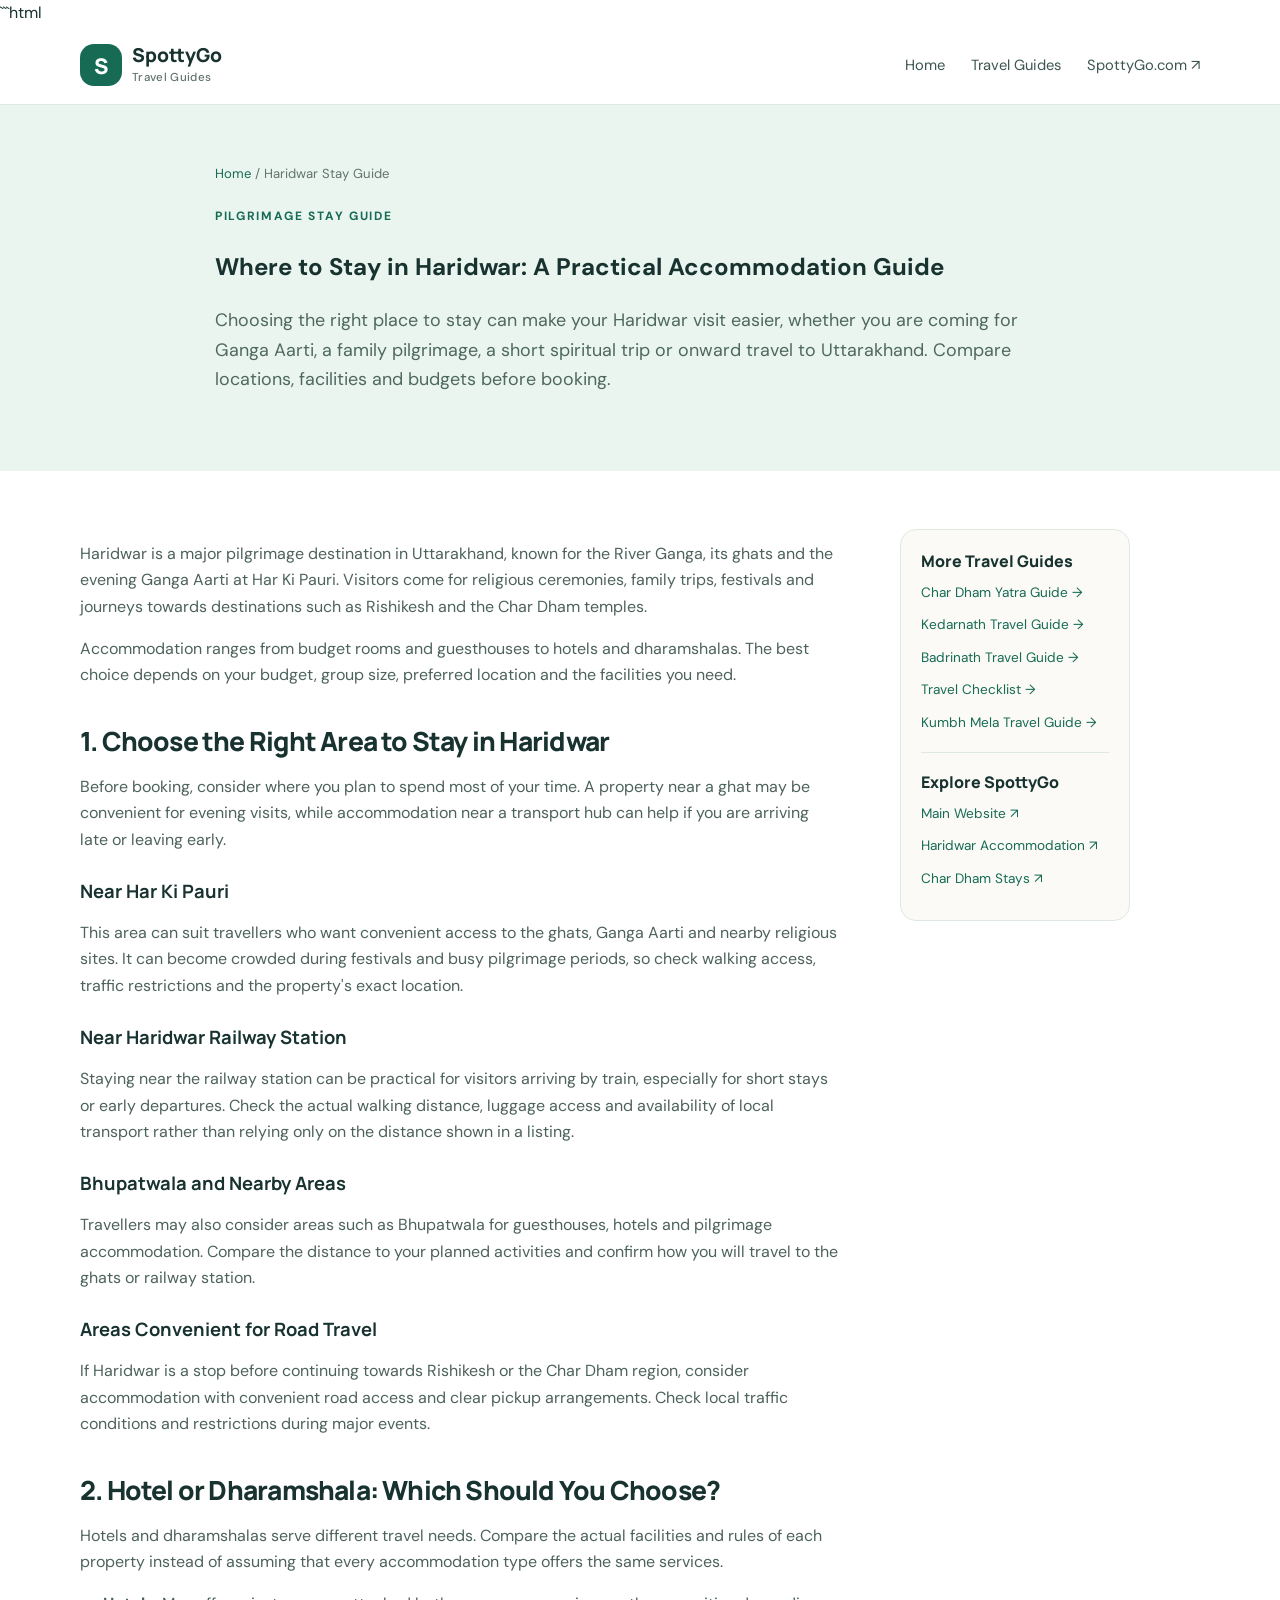
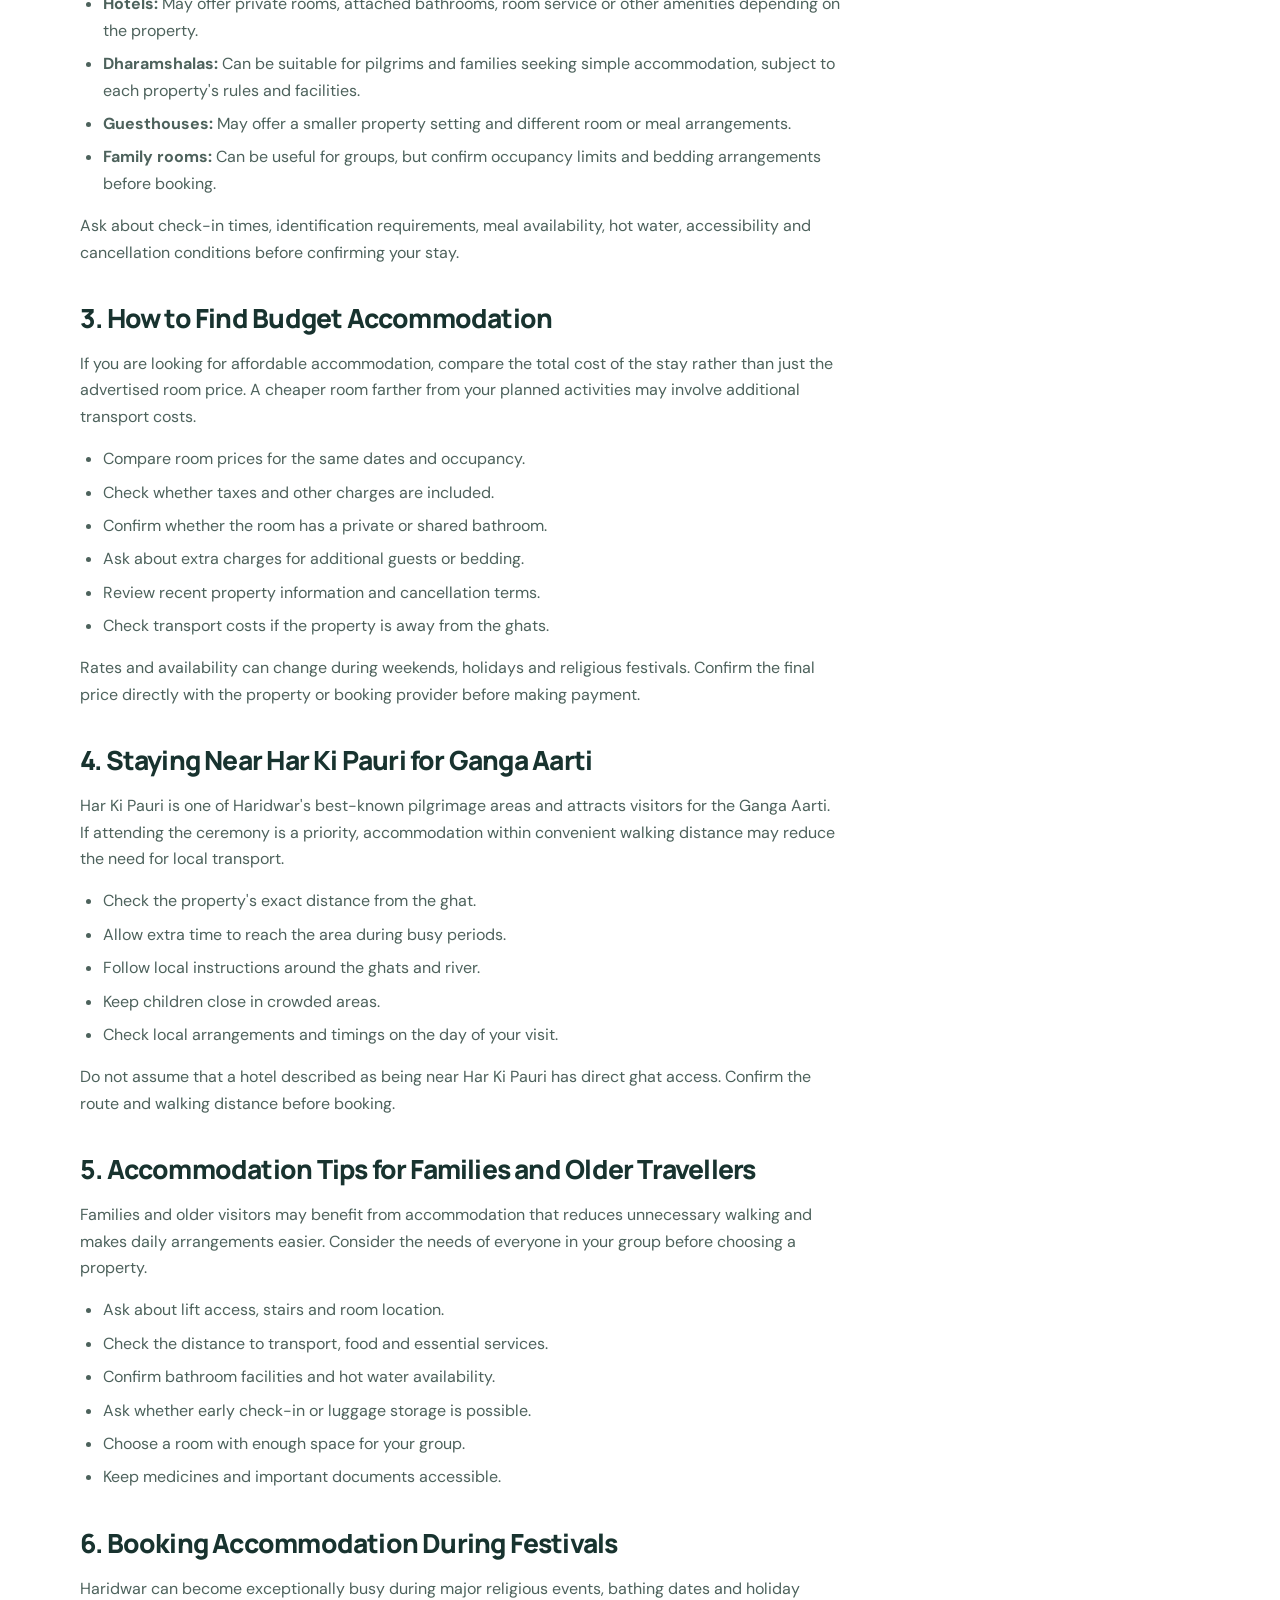
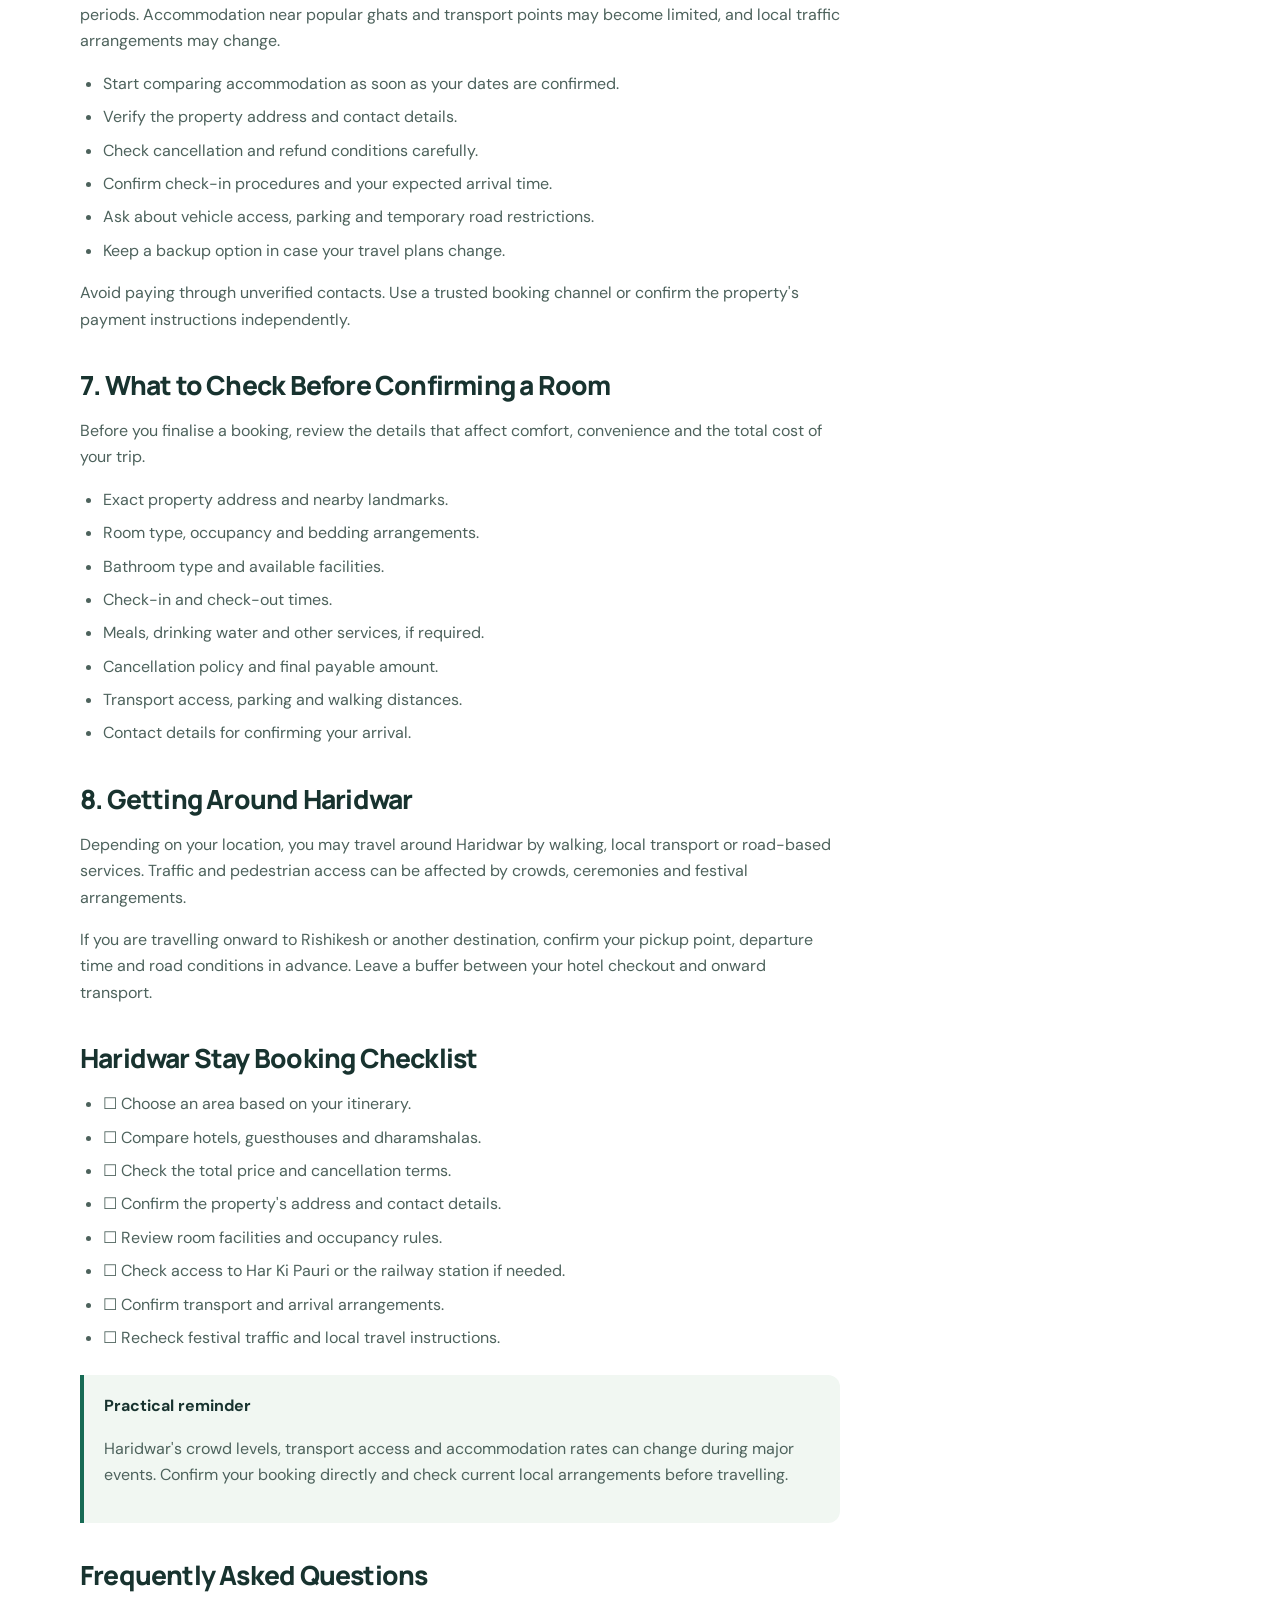
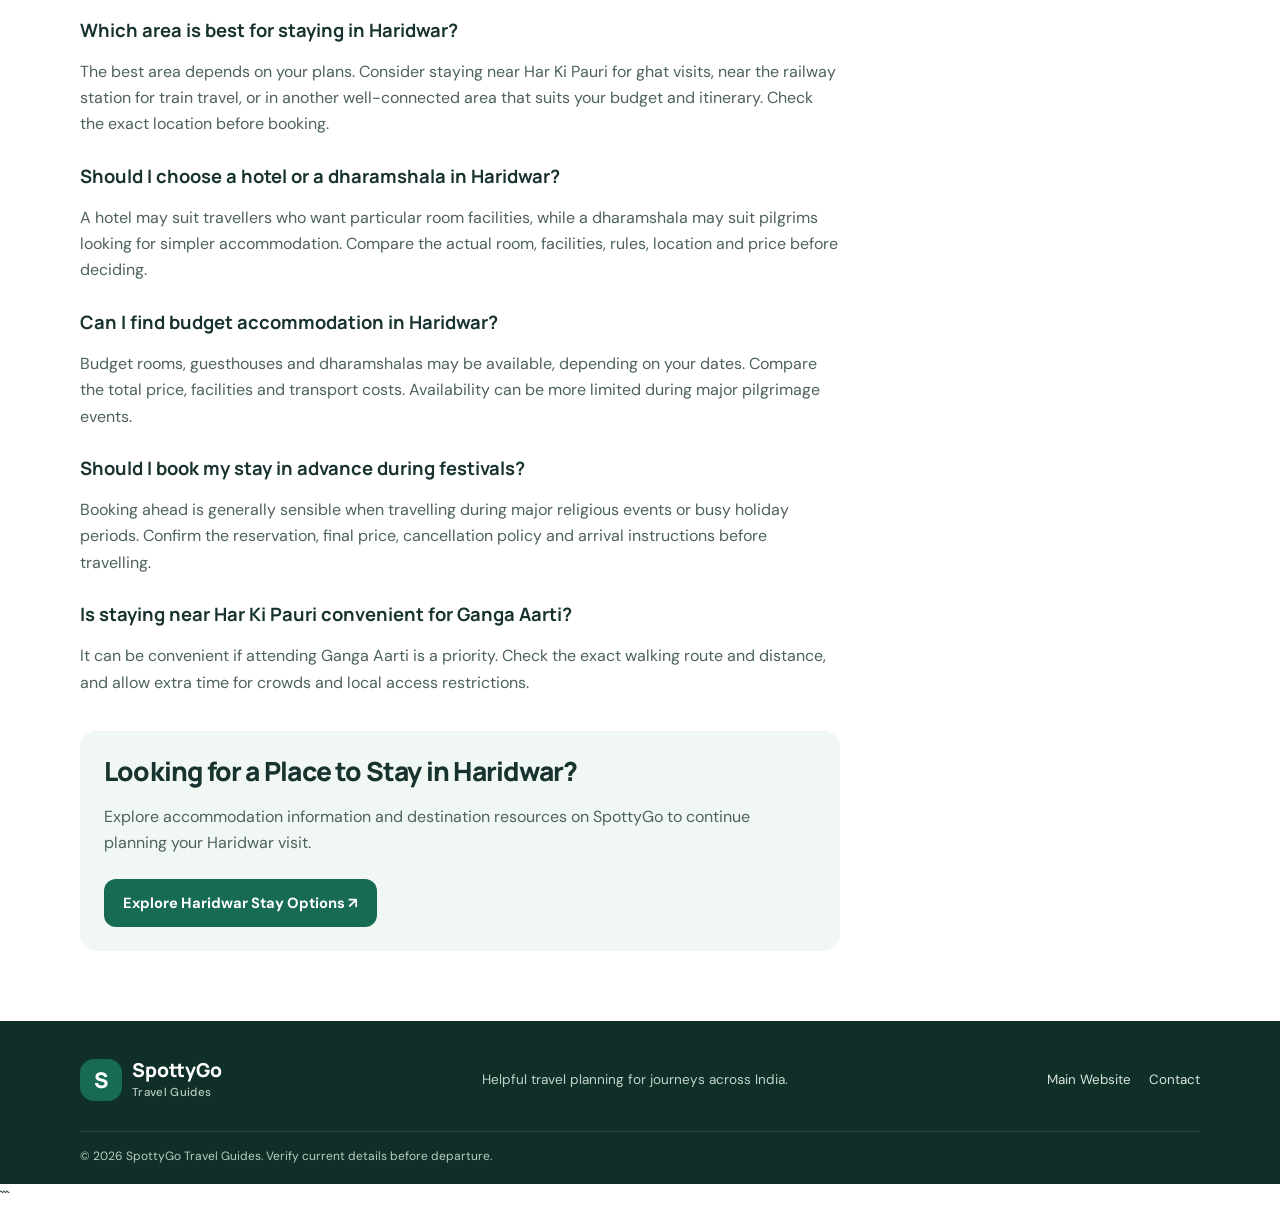
<file: haridwar-stay.html>
```html
<!doctype html>
<html lang="en">
<head>
  <meta charset="utf-8">
  <meta name="viewport" content="width=device-width, initial-scale=1">

  <title>Haridwar Stay Guide: Hotels, Dharamshalas & Travel Tips | SpottyGo</title>

  <meta name="description" content="Plan your stay in Haridwar with practical tips on hotels, dharamshalas, budget accommodation, Har Ki Pauri, railway station access and pilgrimage travel.">

  <meta name="robots" content="index,follow">

  <link rel="stylesheet" href="style.css">

  <link rel="canonical" href="https://sporrygo.github.io/travel-guide/haridwar-stay.html">
</head>

<body>

<header class="site-header">
  <div class="container nav-wrap">

    <a class="brand" href="index.html">
      <span class="brand-mark">S</span>
      <span>
        SpottyGo
        <span class="brand-sub">Travel Guides</span>
      </span>
    </a>

    <button class="menu-toggle"
            aria-label="Toggle navigation"
            aria-expanded="false">
      ☰
    </button>

    <nav class="nav-links" aria-label="Main navigation">
      <a href="index.html">Home</a>
      <a href="index.html#guides">Travel Guides</a>
      <a href="https://spottygo.com/">SpottyGo.com ↗</a>
    </nav>

  </div>
</header>

<section class="article-hero">
  <div class="container">

    <div class="breadcrumb">
      <a href="index.html">Home</a> / Haridwar Stay Guide
    </div>

    <p class="eyebrow">PILGRIMAGE STAY GUIDE</p>

    <h1>Where to Stay in Haridwar: A Practical Accommodation Guide</h1>

    <p class="article-intro">
      Choosing the right place to stay can make your Haridwar visit easier,
      whether you are coming for Ganga Aarti, a family pilgrimage, a short
      spiritual trip or onward travel to Uttarakhand. Compare locations,
      facilities and budgets before booking.
    </p>

  </div>
</section>

<main class="container article-layout">

  <article class="article-body">

    <p>
      Haridwar is a major pilgrimage destination in Uttarakhand, known for
      the River Ganga, its ghats and the evening Ganga Aarti at Har Ki Pauri.
      Visitors come for religious ceremonies, family trips, festivals and
      journeys towards destinations such as Rishikesh and the Char Dham
      temples.
    </p>

    <p>
      Accommodation ranges from budget rooms and guesthouses to hotels and
      dharamshalas. The best choice depends on your budget, group size,
      preferred location and the facilities you need.
    </p>

    <h2>1. Choose the Right Area to Stay in Haridwar</h2>

    <p>
      Before booking, consider where you plan to spend most of your time.
      A property near a ghat may be convenient for evening visits, while
      accommodation near a transport hub can help if you are arriving late
      or leaving early.
    </p>

    <h3>Near Har Ki Pauri</h3>

    <p>
      This area can suit travellers who want convenient access to the ghats,
      Ganga Aarti and nearby religious sites. It can become crowded during
      festivals and busy pilgrimage periods, so check walking access,
      traffic restrictions and the property's exact location.
    </p>

    <h3>Near Haridwar Railway Station</h3>

    <p>
      Staying near the railway station can be practical for visitors
      arriving by train, especially for short stays or early departures.
      Check the actual walking distance, luggage access and availability
      of local transport rather than relying only on the distance shown
      in a listing.
    </p>

    <h3>Bhupatwala and Nearby Areas</h3>

    <p>
      Travellers may also consider areas such as Bhupatwala for guesthouses,
      hotels and pilgrimage accommodation. Compare the distance to your
      planned activities and confirm how you will travel to the ghats or
      railway station.
    </p>

    <h3>Areas Convenient for Road Travel</h3>

    <p>
      If Haridwar is a stop before continuing towards Rishikesh or the
      Char Dham region, consider accommodation with convenient road access
      and clear pickup arrangements. Check local traffic conditions and
      restrictions during major events.
    </p>

    <h2>2. Hotel or Dharamshala: Which Should You Choose?</h2>

    <p>
      Hotels and dharamshalas serve different travel needs. Compare the
      actual facilities and rules of each property instead of assuming
      that every accommodation type offers the same services.
    </p>

    <ul>
      <li>
        <strong>Hotels:</strong> May offer private rooms, attached bathrooms,
        room service or other amenities depending on the property.
      </li>
      <li>
        <strong>Dharamshalas:</strong> Can be suitable for pilgrims and
        families seeking simple accommodation, subject to each property's
        rules and facilities.
      </li>
      <li>
        <strong>Guesthouses:</strong> May offer a smaller property setting
        and different room or meal arrangements.
      </li>
      <li>
        <strong>Family rooms:</strong> Can be useful for groups, but confirm
        occupancy limits and bedding arrangements before booking.
      </li>
    </ul>

    <p>
      Ask about check-in times, identification requirements, meal availability,
      hot water, accessibility and cancellation conditions before confirming
      your stay.
    </p>

    <h2>3. How to Find Budget Accommodation</h2>

    <p>
      If you are looking for affordable accommodation, compare the total
      cost of the stay rather than just the advertised room price. A cheaper
      room farther from your planned activities may involve additional
      transport costs.
    </p>

    <ul>
      <li>Compare room prices for the same dates and occupancy.</li>
      <li>Check whether taxes and other charges are included.</li>
      <li>Confirm whether the room has a private or shared bathroom.</li>
      <li>Ask about extra charges for additional guests or bedding.</li>
      <li>Review recent property information and cancellation terms.</li>
      <li>Check transport costs if the property is away from the ghats.</li>
    </ul>

    <p>
      Rates and availability can change during weekends, holidays and
      religious festivals. Confirm the final price directly with the
      property or booking provider before making payment.
    </p>

    <h2>4. Staying Near Har Ki Pauri for Ganga Aarti</h2>

    <p>
      Har Ki Pauri is one of Haridwar's best-known pilgrimage areas and
      attracts visitors for the Ganga Aarti. If attending the ceremony is
      a priority, accommodation within convenient walking distance may
      reduce the need for local transport.
    </p>

    <ul>
      <li>Check the property's exact distance from the ghat.</li>
      <li>Allow extra time to reach the area during busy periods.</li>
      <li>Follow local instructions around the ghats and river.</li>
      <li>Keep children close in crowded areas.</li>
      <li>Check local arrangements and timings on the day of your visit.</li>
    </ul>

    <p>
      Do not assume that a hotel described as being near Har Ki Pauri has
      direct ghat access. Confirm the route and walking distance before
      booking.
    </p>

    <h2>5. Accommodation Tips for Families and Older Travellers</h2>

    <p>
      Families and older visitors may benefit from accommodation that
      reduces unnecessary walking and makes daily arrangements easier.
      Consider the needs of everyone in your group before choosing a
      property.
    </p>

    <ul>
      <li>Ask about lift access, stairs and room location.</li>
      <li>Check the distance to transport, food and essential services.</li>
      <li>Confirm bathroom facilities and hot water availability.</li>
      <li>Ask whether early check-in or luggage storage is possible.</li>
      <li>Choose a room with enough space for your group.</li>
      <li>Keep medicines and important documents accessible.</li>
    </ul>

    <h2>6. Booking Accommodation During Festivals</h2>

    <p>
      Haridwar can become exceptionally busy during major religious events,
      bathing dates and holiday periods. Accommodation near popular ghats
      and transport points may become limited, and local traffic arrangements
      may change.
    </p>

    <ul>
      <li>Start comparing accommodation as soon as your dates are confirmed.</li>
      <li>Verify the property address and contact details.</li>
      <li>Check cancellation and refund conditions carefully.</li>
      <li>Confirm check-in procedures and your expected arrival time.</li>
      <li>Ask about vehicle access, parking and temporary road restrictions.</li>
      <li>Keep a backup option in case your travel plans change.</li>
    </ul>

    <p>
      Avoid paying through unverified contacts. Use a trusted booking
      channel or confirm the property's payment instructions independently.
    </p>

    <h2>7. What to Check Before Confirming a Room</h2>

    <p>
      Before you finalise a booking, review the details that affect comfort,
      convenience and the total cost of your trip.
    </p>

    <ul>
      <li>Exact property address and nearby landmarks.</li>
      <li>Room type, occupancy and bedding arrangements.</li>
      <li>Bathroom type and available facilities.</li>
      <li>Check-in and check-out times.</li>
      <li>Meals, drinking water and other services, if required.</li>
      <li>Cancellation policy and final payable amount.</li>
      <li>Transport access, parking and walking distances.</li>
      <li>Contact details for confirming your arrival.</li>
    </ul>

    <h2>8. Getting Around Haridwar</h2>

    <p>
      Depending on your location, you may travel around Haridwar by walking,
      local transport or road-based services. Traffic and pedestrian access
      can be affected by crowds, ceremonies and festival arrangements.
    </p>

    <p>
      If you are travelling onward to Rishikesh or another destination,
      confirm your pickup point, departure time and road conditions in
      advance. Leave a buffer between your hotel checkout and onward
      transport.
    </p>

    <h2>Haridwar Stay Booking Checklist</h2>

    <ul>
      <li>☐ Choose an area based on your itinerary.</li>
      <li>☐ Compare hotels, guesthouses and dharamshalas.</li>
      <li>☐ Check the total price and cancellation terms.</li>
      <li>☐ Confirm the property's address and contact details.</li>
      <li>☐ Review room facilities and occupancy rules.</li>
      <li>☐ Check access to Har Ki Pauri or the railway station if needed.</li>
      <li>☐ Confirm transport and arrival arrangements.</li>
      <li>☐ Recheck festival traffic and local travel instructions.</li>
    </ul>

    <div class="tip-box">
      <strong>Practical reminder</strong>
      <p>
        Haridwar's crowd levels, transport access and accommodation rates
        can change during major events. Confirm your booking directly and
        check current local arrangements before travelling.
      </p>
    </div>

    <h2>Frequently Asked Questions</h2>

    <h3>Which area is best for staying in Haridwar?</h3>

    <p>
      The best area depends on your plans. Consider staying near Har Ki
      Pauri for ghat visits, near the railway station for train travel,
      or in another well-connected area that suits your budget and itinerary.
      Check the exact location before booking.
    </p>

    <h3>Should I choose a hotel or a dharamshala in Haridwar?</h3>

    <p>
      A hotel may suit travellers who want particular room facilities,
      while a dharamshala may suit pilgrims looking for simpler accommodation.
      Compare the actual room, facilities, rules, location and price before
      deciding.
    </p>

    <h3>Can I find budget accommodation in Haridwar?</h3>

    <p>
      Budget rooms, guesthouses and dharamshalas may be available, depending
      on your dates. Compare the total price, facilities and transport costs.
      Availability can be more limited during major pilgrimage events.
    </p>

    <h3>Should I book my stay in advance during festivals?</h3>

    <p>
      Booking ahead is generally sensible when travelling during major
      religious events or busy holiday periods. Confirm the reservation,
      final price, cancellation policy and arrival instructions before
      travelling.
    </p>

    <h3>Is staying near Har Ki Pauri convenient for Ganga Aarti?</h3>

    <p>
      It can be convenient if attending Ganga Aarti is a priority.
      Check the exact walking route and distance, and allow extra time
      for crowds and local access restrictions.
    </p>

    <div class="article-cta">

      <h2>Looking for a Place to Stay in Haridwar?</h2>

      <p>
        Explore accommodation information and destination resources
        on SpottyGo to continue planning your Haridwar visit.
      </p>

      <a class="button button-primary"
         href="https://spottygo.com/dharamshalas-in-india/uttarakhand/dharamshala-haridwar.html">
        Explore Haridwar Stay Options ↗
      </a>

    </div>

  </article>

  <aside class="side-card">

    <h3>More Travel Guides</h3>

    <a href="char-dham-yatra.html">Char Dham Yatra Guide →</a>
    <a href="kedarnath.html">Kedarnath Travel Guide →</a>
    <a href="badrinath.html">Badrinath Travel Guide →</a>
    <a href="travel-checklist.html">Travel Checklist →</a>
    <a href="kumbh-mela.html">Kumbh Mela Travel Guide →</a>

    <hr style="border:0;border-top:1px solid #e0e8e2;margin:18px 0">

    <h3>Explore SpottyGo</h3>

    <a href="https://spottygo.com/">Main Website ↗</a>

    <a href="https://spottygo.com/dharamshalas-in-india/uttarakhand/dharamshala-haridwar.html">
      Haridwar Accommodation ↗
    </a>

    <a href="https://spottygo.com/chardham-stays.html">
      Char Dham Stays ↗
    </a>

  </aside>

</main>

<footer class="site-footer">

  <div class="container footer-row">

    <a class="brand brand-footer" href="index.html">
      <span class="brand-mark">S</span>
      <span>
        SpottyGo
        <span class="brand-sub">Travel Guides</span>
      </span>
    </a>

    <p>Helpful travel planning for journeys across India.</p>

    <div class="footer-links">
      <a href="https://spottygo.com/">Main Website</a>
      <a href="mailto:hello@spottygo.com">Contact</a>
    </div>

  </div>

  <div class="container copyright">
    © <span id="year">2026</span> SpottyGo Travel Guides.
    Verify current details before departure.
  </div>

</footer>

<script src="script.js"></script>

</body>
</html>
```
</file>
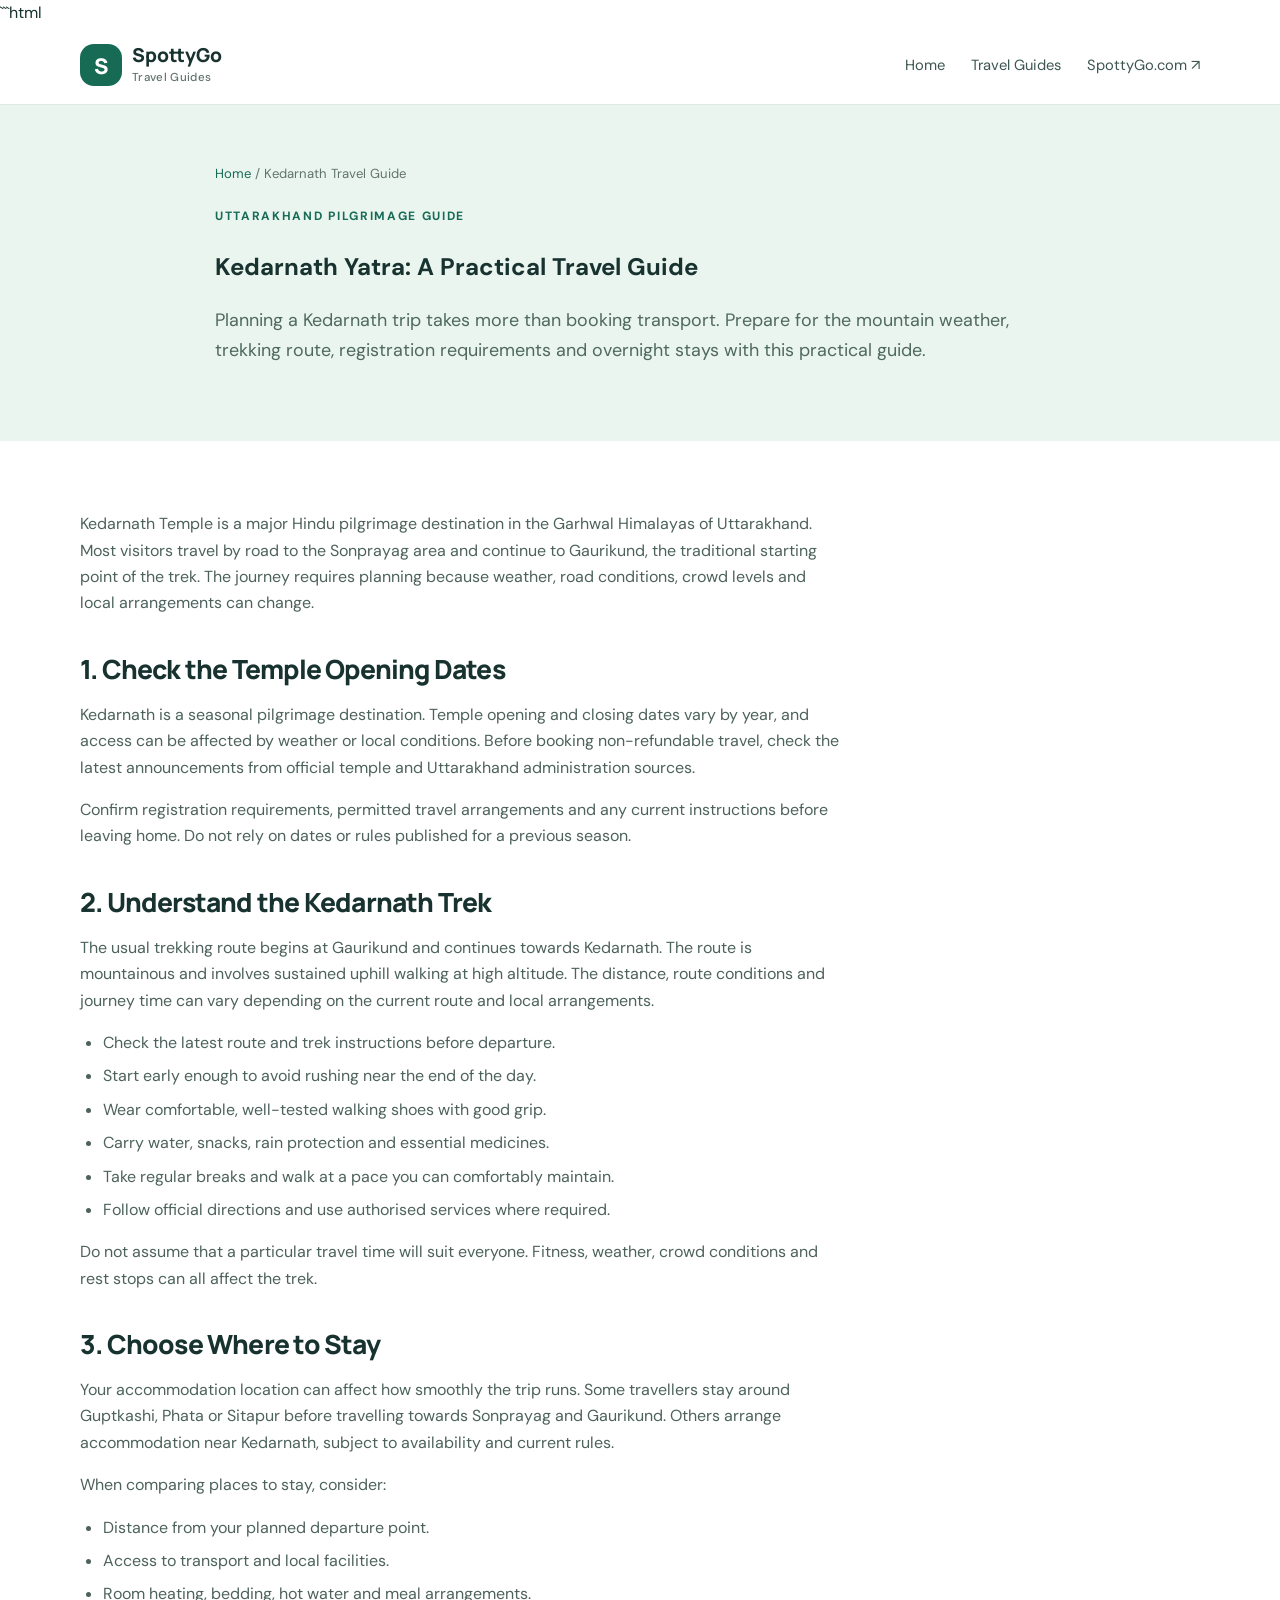
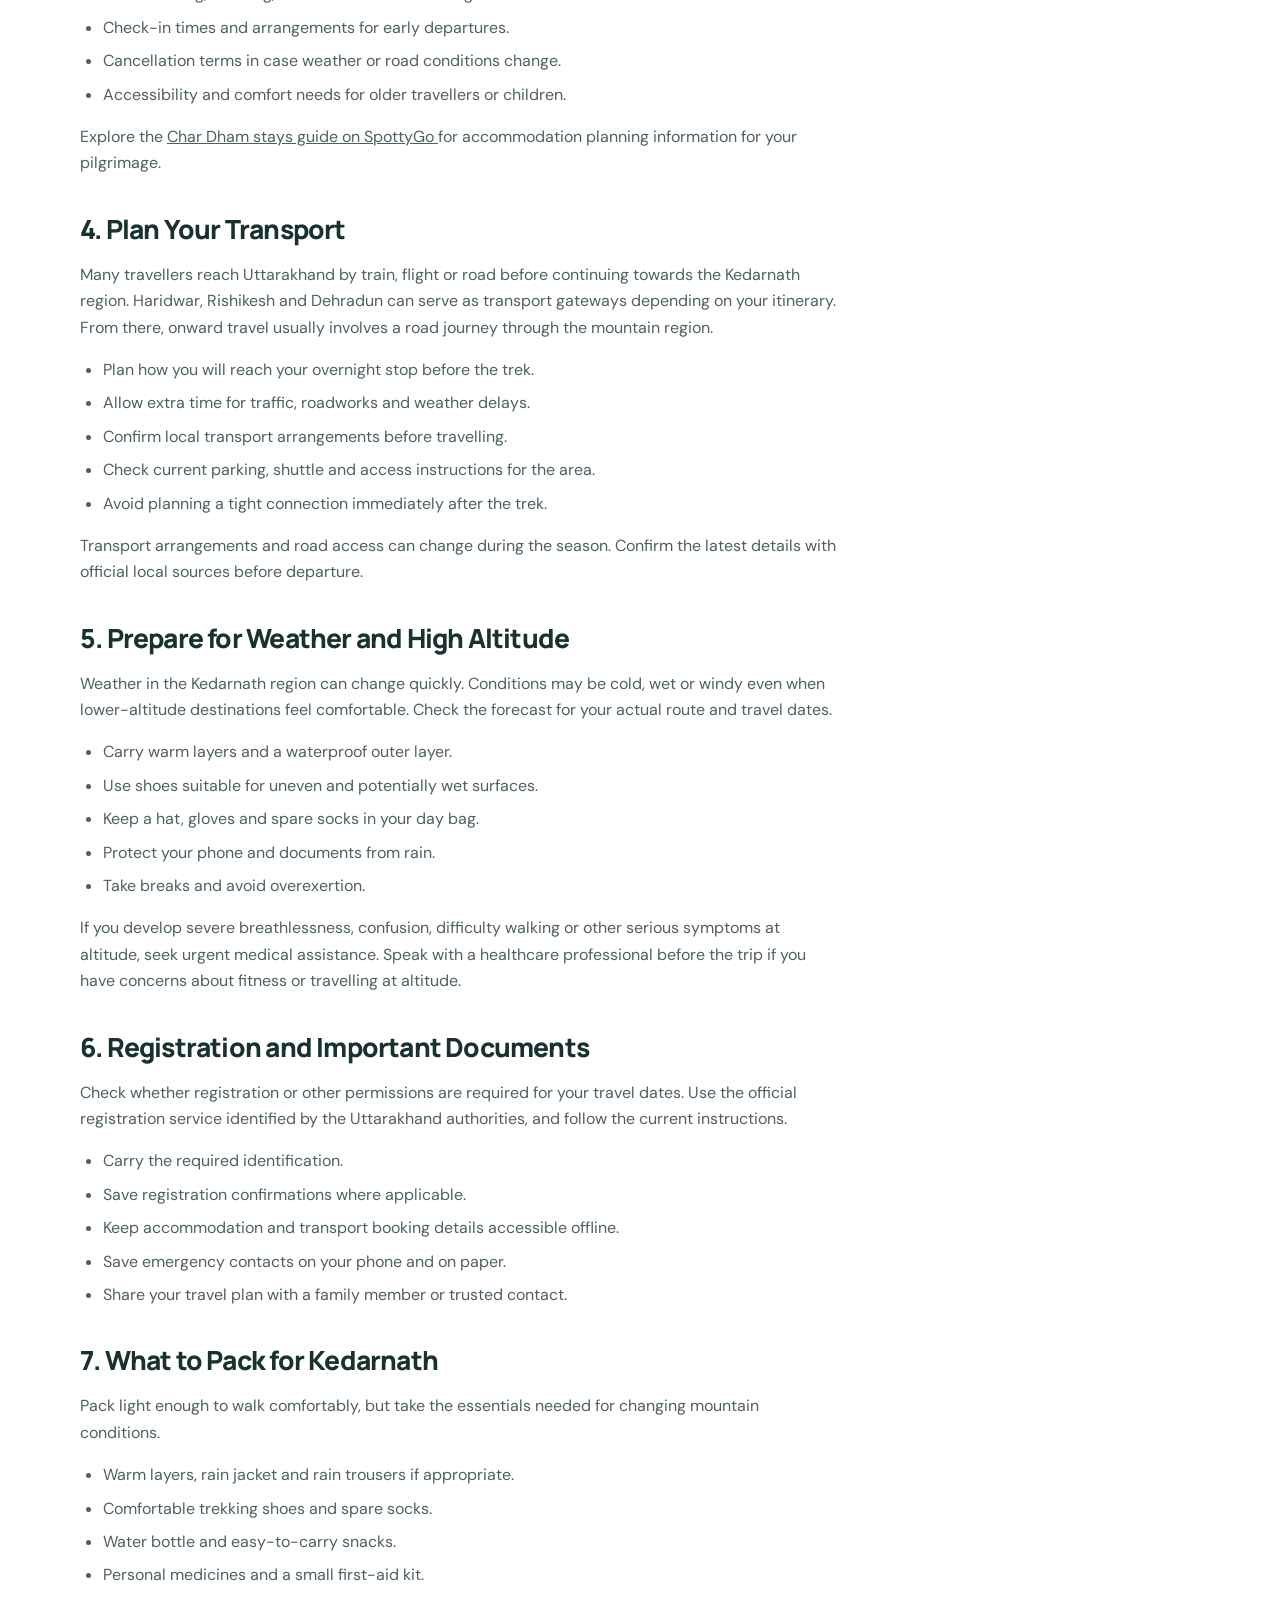
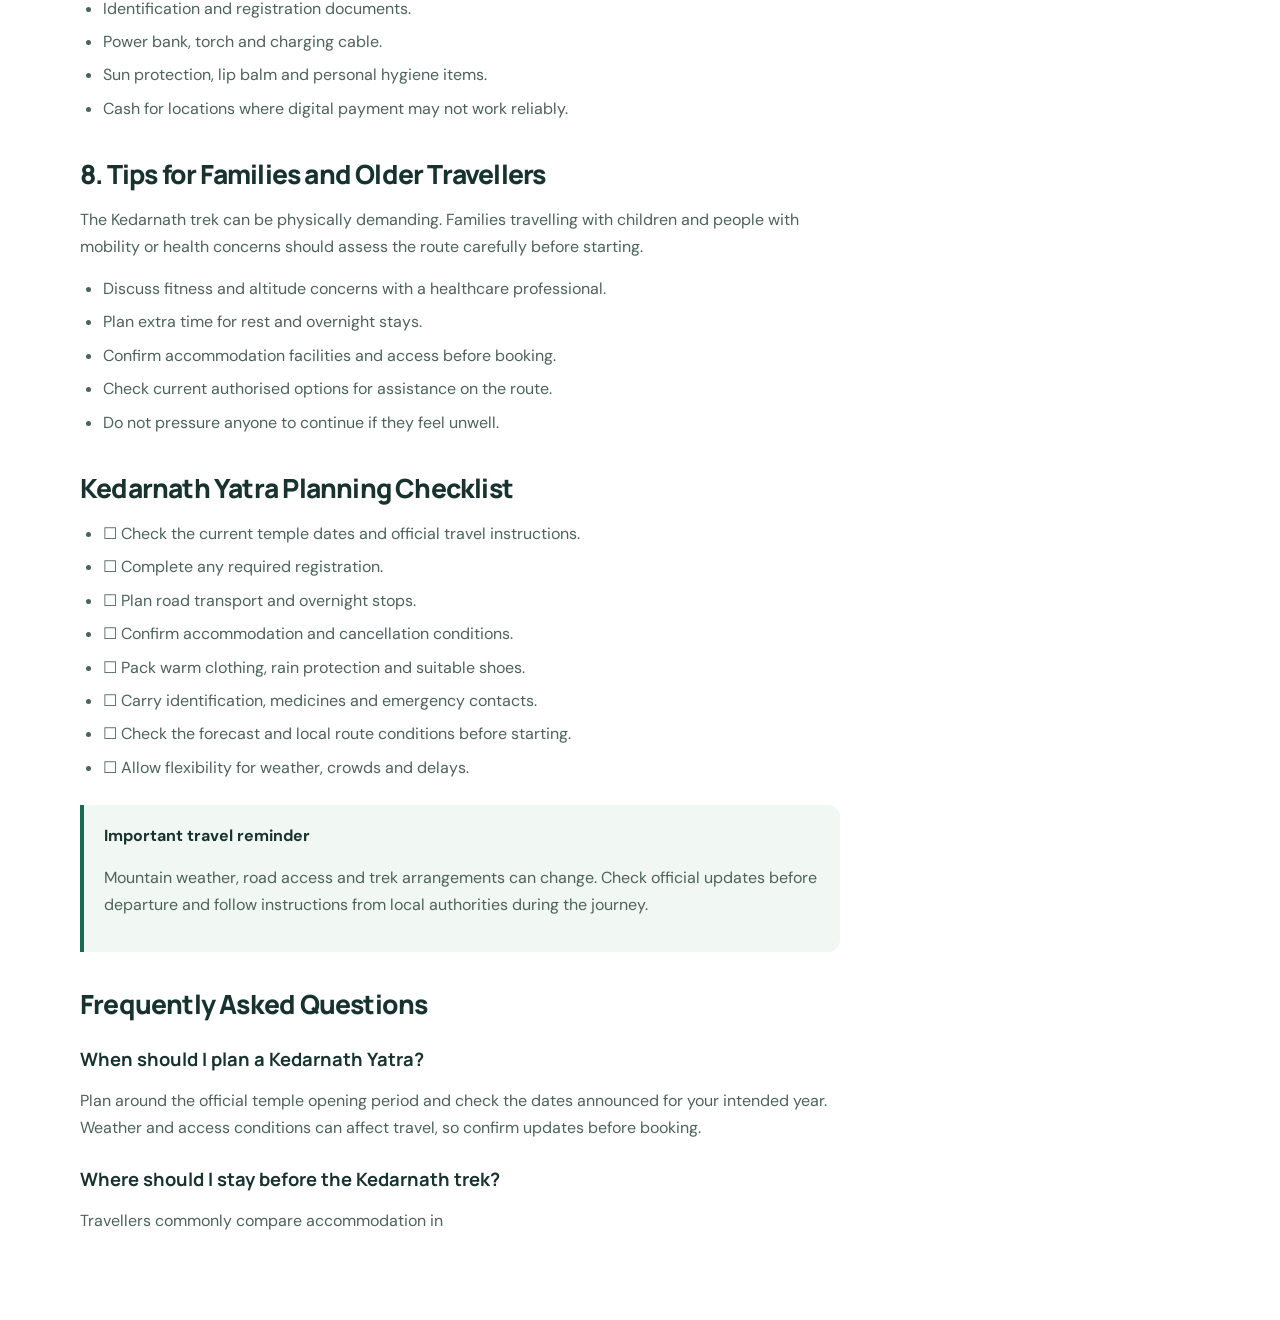
<file: kedarnath.html>
```html
<!doctype html>
<html lang="en">
<head>
  <meta charset="utf-8">
  <meta name="viewport" content="width=device-width, initial-scale=1">

  <title>Kedarnath Travel Guide: Trek, Weather & Stays | SpottyGo</title>

  <meta name="description" content="Plan your Kedarnath Yatra with practical advice on the trek, weather, registration, packing, transport and accommodation near Kedarnath.">

  <meta name="robots" content="index,follow">

  <link rel="stylesheet" href="style.css">

  <link rel="canonical" href="https://sporrygo.github.io/travel-guide/kedarnath.html">
</head>

<body>

<header class="site-header">
  <div class="container nav-wrap">

    <a class="brand" href="index.html">
      <span class="brand-mark">S</span>
      <span>
        SpottyGo
        <span class="brand-sub">Travel Guides</span>
      </span>
    </a>

    <button class="menu-toggle"
            aria-label="Toggle navigation"
            aria-expanded="false">
      ☰
    </button>

    <nav class="nav-links" aria-label="Main navigation">
      <a href="index.html">Home</a>
      <a href="index.html#guides">Travel Guides</a>
      <a href="https://spottygo.com/">SpottyGo.com ↗</a>
    </nav>

  </div>
</header>

<section class="article-hero">
  <div class="container">

    <div class="breadcrumb">
      <a href="index.html">Home</a> / Kedarnath Travel Guide
    </div>

    <p class="eyebrow">UTTARAKHAND PILGRIMAGE GUIDE</p>

    <h1>Kedarnath Yatra: A Practical Travel Guide</h1>

    <p class="article-intro">
      Planning a Kedarnath trip takes more than booking transport.
      Prepare for the mountain weather, trekking route, registration
      requirements and overnight stays with this practical guide.
    </p>

  </div>
</section>

<main class="container article-layout">

  <article class="article-body">

    <p>
      Kedarnath Temple is a major Hindu pilgrimage destination in the
      Garhwal Himalayas of Uttarakhand. Most visitors travel by road to
      the Sonprayag area and continue to Gaurikund, the traditional starting
      point of the trek. The journey requires planning because weather,
      road conditions, crowd levels and local arrangements can change.
    </p>

    <h2>1. Check the Temple Opening Dates</h2>

    <p>
      Kedarnath is a seasonal pilgrimage destination. Temple opening and
      closing dates vary by year, and access can be affected by weather
      or local conditions. Before booking non-refundable travel, check
      the latest announcements from official temple and Uttarakhand
      administration sources.
    </p>

    <p>
      Confirm registration requirements, permitted travel arrangements
      and any current instructions before leaving home. Do not rely on
      dates or rules published for a previous season.
    </p>

    <h2>2. Understand the Kedarnath Trek</h2>

    <p>
      The usual trekking route begins at Gaurikund and continues towards
      Kedarnath. The route is mountainous and involves sustained uphill
      walking at high altitude. The distance, route conditions and journey
      time can vary depending on the current route and local arrangements.
    </p>

    <ul>
      <li>Check the latest route and trek instructions before departure.</li>
      <li>Start early enough to avoid rushing near the end of the day.</li>
      <li>Wear comfortable, well-tested walking shoes with good grip.</li>
      <li>Carry water, snacks, rain protection and essential medicines.</li>
      <li>Take regular breaks and walk at a pace you can comfortably maintain.</li>
      <li>Follow official directions and use authorised services where required.</li>
    </ul>

    <p>
      Do not assume that a particular travel time will suit everyone.
      Fitness, weather, crowd conditions and rest stops can all affect
      the trek.
    </p>

    <h2>3. Choose Where to Stay</h2>

    <p>
      Your accommodation location can affect how smoothly the trip runs.
      Some travellers stay around Guptkashi, Phata or Sitapur before
      travelling towards Sonprayag and Gaurikund. Others arrange
      accommodation near Kedarnath, subject to availability and current
      rules.
    </p>

    <p>
      When comparing places to stay, consider:
    </p>

    <ul>
      <li>Distance from your planned departure point.</li>
      <li>Access to transport and local facilities.</li>
      <li>Room heating, bedding, hot water and meal arrangements.</li>
      <li>Check-in times and arrangements for early departures.</li>
      <li>Cancellation terms in case weather or road conditions change.</li>
      <li>Accessibility and comfort needs for older travellers or children.</li>
    </ul>

    <p>
      Explore the
      <a href="https://spottygo.com/chardham-stays.html">
        Char Dham stays guide on SpottyGo
      </a>
      for accommodation planning information for your pilgrimage.
    </p>

    <h2>4. Plan Your Transport</h2>

    <p>
      Many travellers reach Uttarakhand by train, flight or road before
      continuing towards the Kedarnath region. Haridwar, Rishikesh and
      Dehradun can serve as transport gateways depending on your itinerary.
      From there, onward travel usually involves a road journey through
      the mountain region.
    </p>

    <ul>
      <li>Plan how you will reach your overnight stop before the trek.</li>
      <li>Allow extra time for traffic, roadworks and weather delays.</li>
      <li>Confirm local transport arrangements before travelling.</li>
      <li>Check current parking, shuttle and access instructions for the area.</li>
      <li>Avoid planning a tight connection immediately after the trek.</li>
    </ul>

    <p>
      Transport arrangements and road access can change during the season.
      Confirm the latest details with official local sources before departure.
    </p>

    <h2>5. Prepare for Weather and High Altitude</h2>

    <p>
      Weather in the Kedarnath region can change quickly. Conditions may
      be cold, wet or windy even when lower-altitude destinations feel
      comfortable. Check the forecast for your actual route and travel dates.
    </p>

    <ul>
      <li>Carry warm layers and a waterproof outer layer.</li>
      <li>Use shoes suitable for uneven and potentially wet surfaces.</li>
      <li>Keep a hat, gloves and spare socks in your day bag.</li>
      <li>Protect your phone and documents from rain.</li>
      <li>Take breaks and avoid overexertion.</li>
    </ul>

    <p>
      If you develop severe breathlessness, confusion, difficulty walking
      or other serious symptoms at altitude, seek urgent medical assistance.
      Speak with a healthcare professional before the trip if you have
      concerns about fitness or travelling at altitude.
    </p>

    <h2>6. Registration and Important Documents</h2>

    <p>
      Check whether registration or other permissions are required for
      your travel dates. Use the official registration service identified
      by the Uttarakhand authorities, and follow the current instructions.
    </p>

    <ul>
      <li>Carry the required identification.</li>
      <li>Save registration confirmations where applicable.</li>
      <li>Keep accommodation and transport booking details accessible offline.</li>
      <li>Save emergency contacts on your phone and on paper.</li>
      <li>Share your travel plan with a family member or trusted contact.</li>
    </ul>

    <h2>7. What to Pack for Kedarnath</h2>

    <p>
      Pack light enough to walk comfortably, but take the essentials
      needed for changing mountain conditions.
    </p>

    <ul>
      <li>Warm layers, rain jacket and rain trousers if appropriate.</li>
      <li>Comfortable trekking shoes and spare socks.</li>
      <li>Water bottle and easy-to-carry snacks.</li>
      <li>Personal medicines and a small first-aid kit.</li>
      <li>Identification and registration documents.</li>
      <li>Power bank, torch and charging cable.</li>
      <li>Sun protection, lip balm and personal hygiene items.</li>
      <li>Cash for locations where digital payment may not work reliably.</li>
    </ul>

    <h2>8. Tips for Families and Older Travellers</h2>

    <p>
      The Kedarnath trek can be physically demanding. Families travelling
      with children and people with mobility or health concerns should
      assess the route carefully before starting.
    </p>

    <ul>
      <li>Discuss fitness and altitude concerns with a healthcare professional.</li>
      <li>Plan extra time for rest and overnight stays.</li>
      <li>Confirm accommodation facilities and access before booking.</li>
      <li>Check current authorised options for assistance on the route.</li>
      <li>Do not pressure anyone to continue if they feel unwell.</li>
    </ul>

    <h2>Kedarnath Yatra Planning Checklist</h2>

    <ul>
      <li>☐ Check the current temple dates and official travel instructions.</li>
      <li>☐ Complete any required registration.</li>
      <li>☐ Plan road transport and overnight stops.</li>
      <li>☐ Confirm accommodation and cancellation conditions.</li>
      <li>☐ Pack warm clothing, rain protection and suitable shoes.</li>
      <li>☐ Carry identification, medicines and emergency contacts.</li>
      <li>☐ Check the forecast and local route conditions before starting.</li>
      <li>☐ Allow flexibility for weather, crowds and delays.</li>
    </ul>

    <div class="tip-box">
      <strong>Important travel reminder</strong>
      <p>
        Mountain weather, road access and trek arrangements can change.
        Check official updates before departure and follow instructions
        from local authorities during the journey.
      </p>
    </div>

    <h2>Frequently Asked Questions</h2>

    <h3>When should I plan a Kedarnath Yatra?</h3>

    <p>
      Plan around the official temple opening period and check the dates
      announced for your intended year. Weather and access conditions
      can affect travel, so confirm updates before booking.
    </p>

    <h3>Where should I stay before the Kedarnath trek?</h3>

    <p>
      Travellers commonly compare accommodation in
</file>
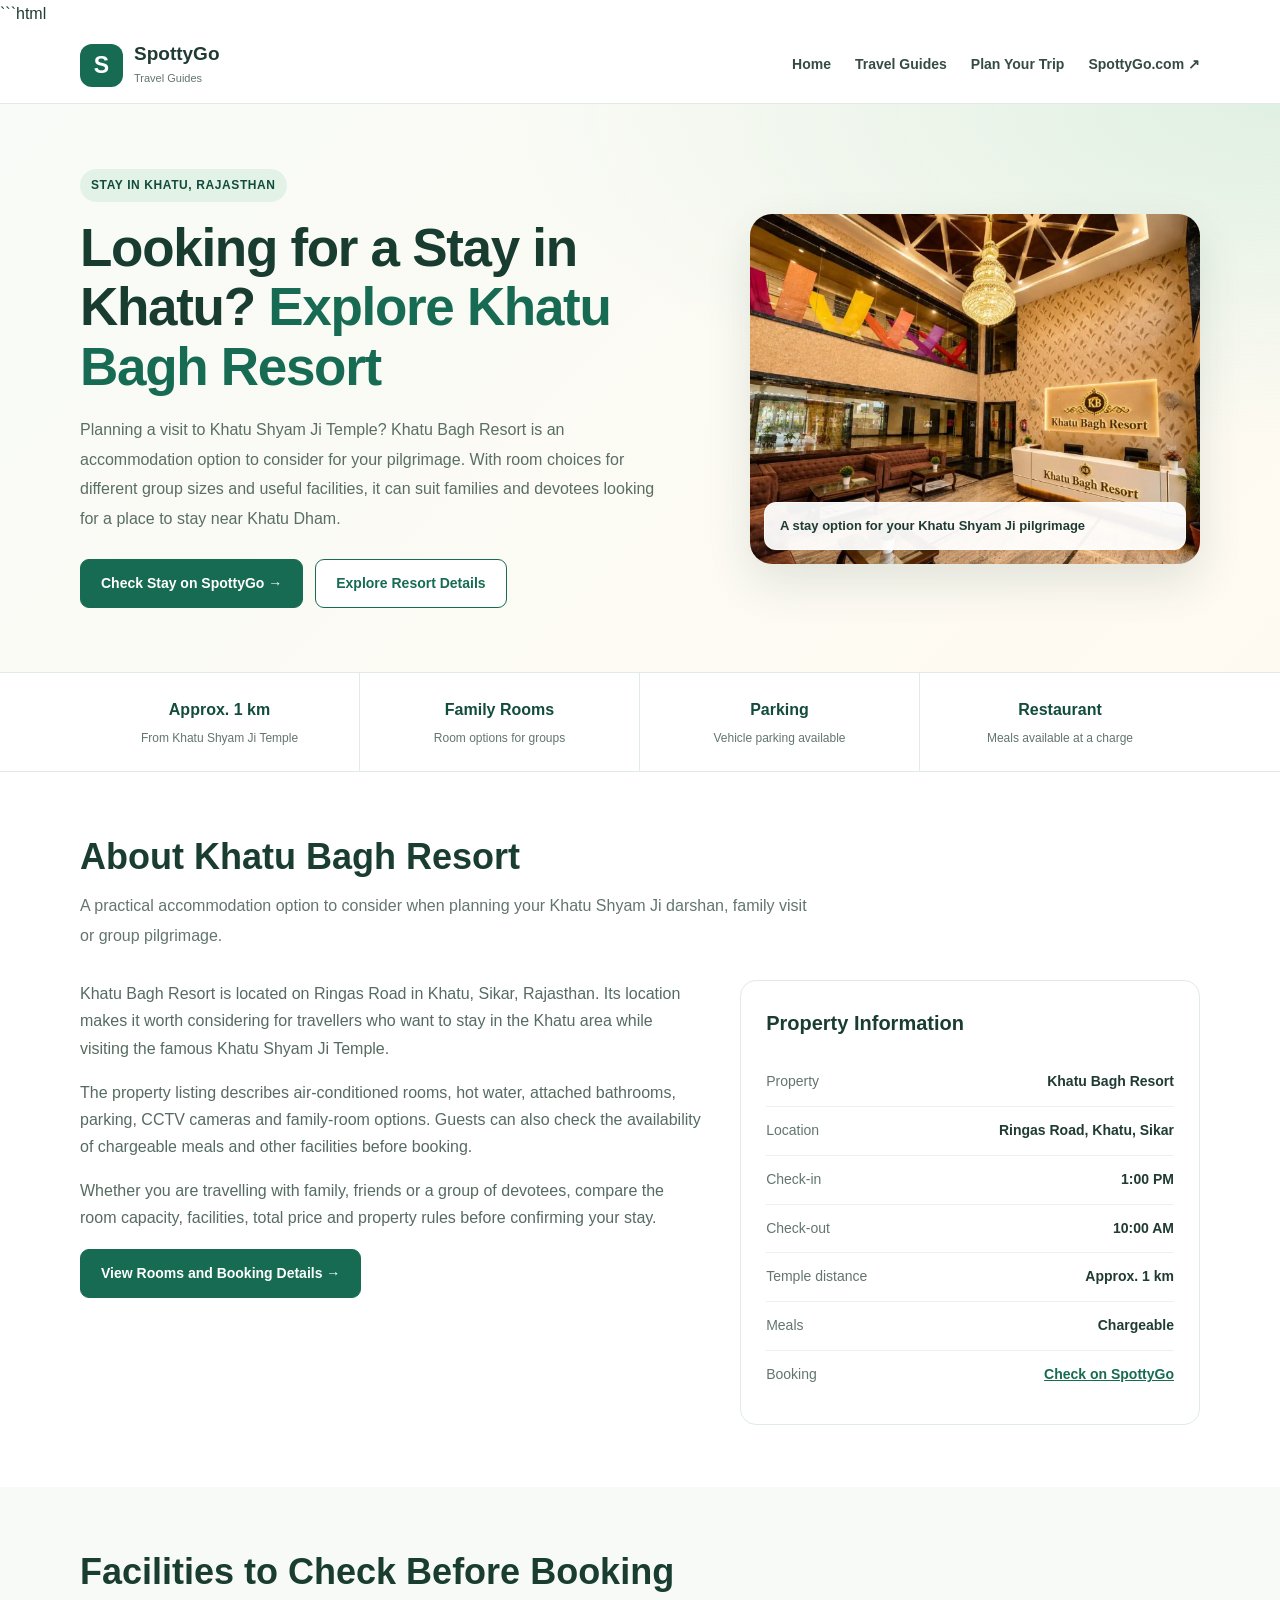
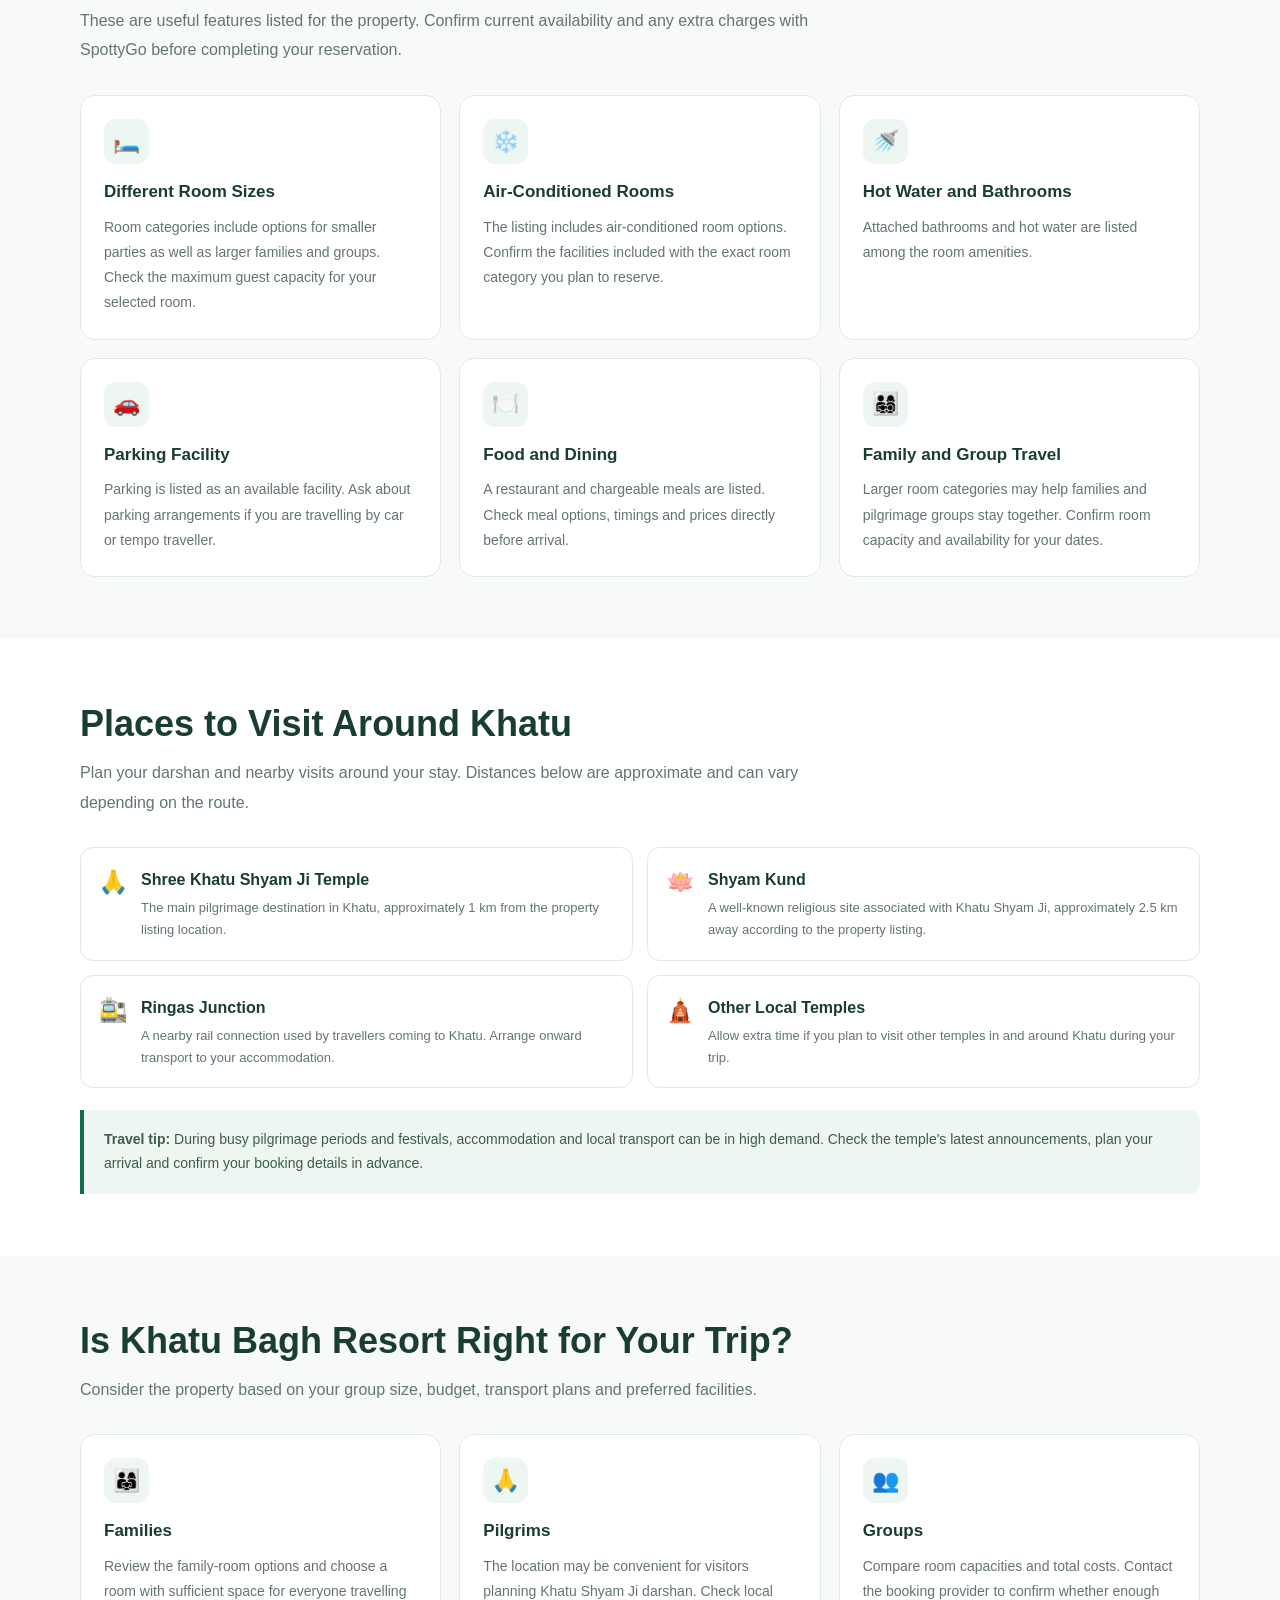
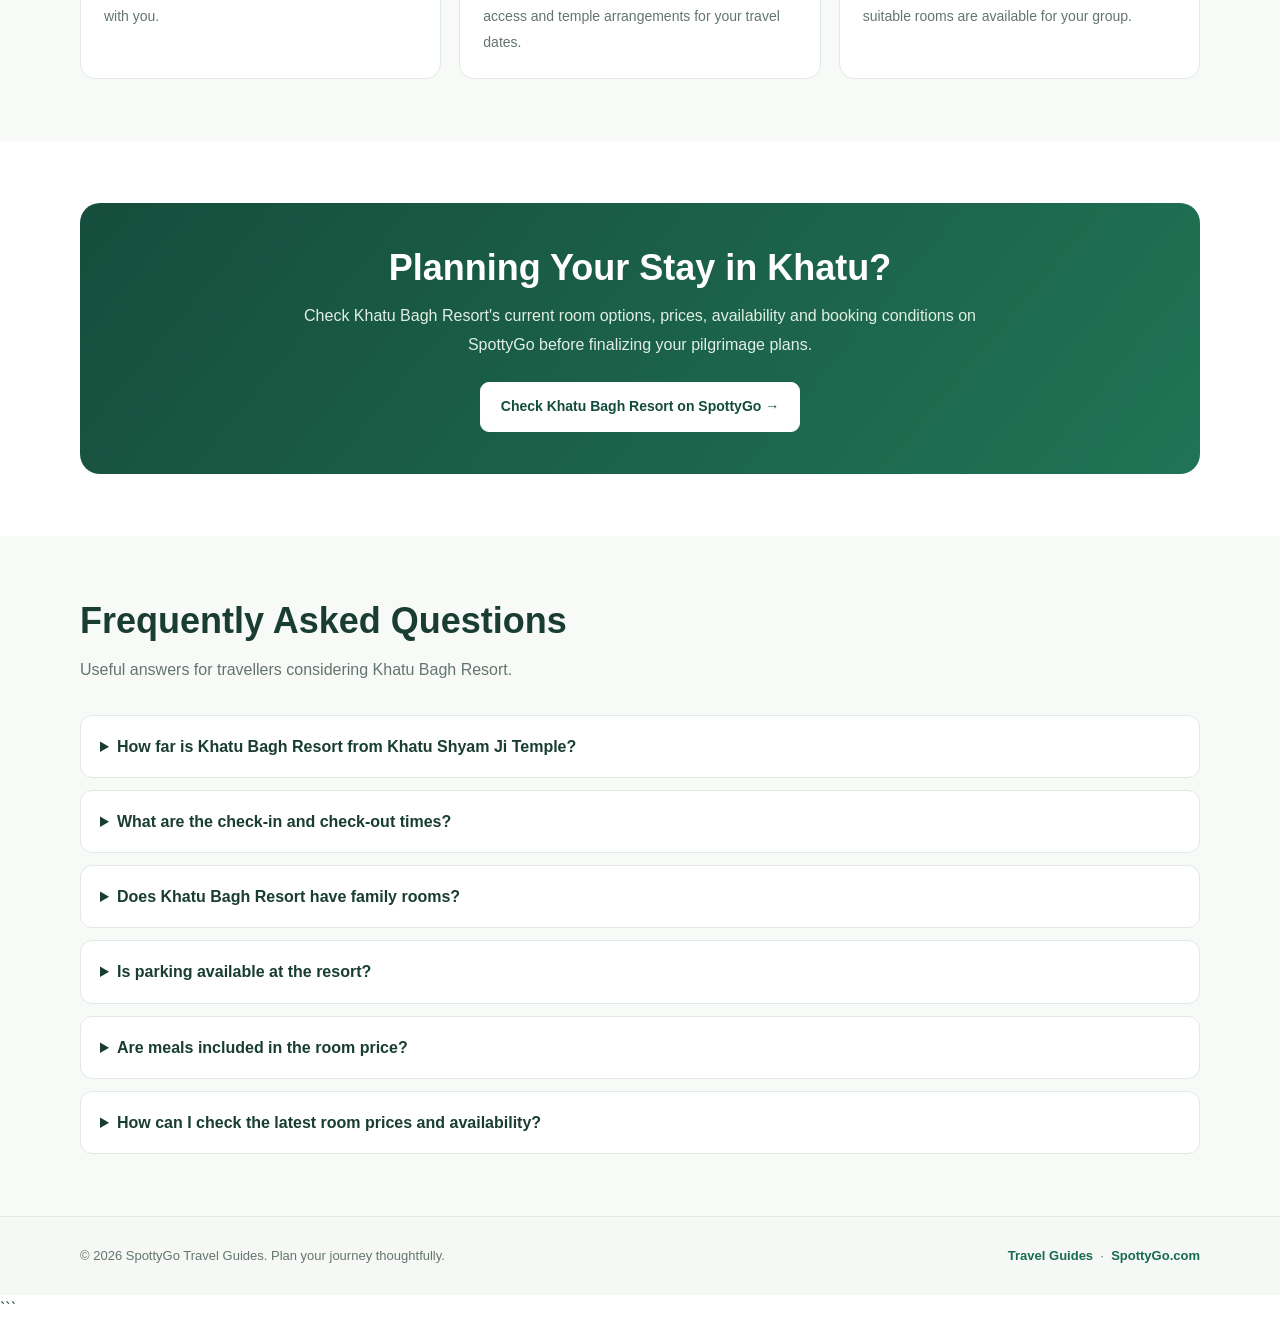
<file: khatu-bagh-resort.html>
```html
<!DOCTYPE html>
<html lang="en">
<head>
  <meta charset="UTF-8">
  <meta name="viewport" content="width=device-width, initial-scale=1.0">

  <title>Khatu Bagh Resort | Stay Near Khatu Shyam Ji Temple</title>
  <meta name="description" content="Planning a visit to Khatu Shyam Ji? Explore Khatu Bagh Resort, its room options, facilities and location, and check your stay on SpottyGo.">
  <meta name="robots" content="index, follow">

  <link rel="stylesheet" href="./style.css">

  <style>
    :root {
      --khatu-green: #176b52;
      --khatu-green-dark: #124c3c;
      --khatu-green-light: #edf6f0;
      --khatu-text: #203b33;
      --khatu-muted: #63756e;
      --khatu-border: #e1eae4;
      --khatu-cream: #fbf8f0;
    }

    * {
      box-sizing: border-box;
    }

    html {
      scroll-behavior: smooth;
    }

    body {
      margin: 0;
      font-family: Arial, Helvetica, sans-serif;
      color: var(--khatu-text);
      background: #fff;
      line-height: 1.7;
    }

    a {
      color: var(--khatu-green);
    }

    .khatu-container {
      width: min(1120px, calc(100% - 40px));
      margin-inline: auto;
    }

    .khatu-header {
      background: #fff;
      border-bottom: 1px solid var(--khatu-border);
    }

    .khatu-header-inner {
      min-height: 76px;
      display: flex;
      align-items: center;
      justify-content: space-between;
      gap: 24px;
    }

    .khatu-brand {
      display: flex;
      align-items: center;
      gap: 11px;
      text-decoration: none;
      color: var(--khatu-text);
      flex-shrink: 0;
    }

    .khatu-brand-icon {
      display: grid;
      place-items: center;
      width: 43px;
      height: 43px;
      background: var(--khatu-green);
      border-radius: 12px;
      color: #fff;
      font-size: 23px;
      font-weight: 800;
    }

    .khatu-brand-name {
      display: block;
      font-size: 19px;
      font-weight: 800;
      line-height: 1.25;
    }

    .khatu-brand-subtitle {
      display: block;
      margin-top: 3px;
      color: var(--khatu-muted);
      font-size: 11px;
    }

    .khatu-nav {
      display: flex;
      align-items: center;
      gap: 24px;
      flex-wrap: wrap;
    }

    .khatu-nav a {
      color: #354b43;
      font-size: 14px;
      font-weight: 600;
      text-decoration: none;
    }

    .khatu-nav a:hover {
      color: var(--khatu-green);
    }

    .khatu-button {
      display: inline-flex;
      align-items: center;
      justify-content: center;
      gap: 8px;
      min-height: 48px;
      padding: 12px 20px;
      background: var(--khatu-green);
      border: 1px solid var(--khatu-green);
      border-radius: 9px;
      color: #fff;
      font-size: 14px;
      font-weight: 700;
      text-align: center;
      text-decoration: none;
      transition: background .2s ease, transform .2s ease;
    }

    .khatu-button:hover {
      background: var(--khatu-green-dark);
      color: #fff;
      transform: translateY(-1px);
    }

    .khatu-button-outline {
      background: #fff;
      color: var(--khatu-green);
    }

    .khatu-button-outline:hover {
      background: var(--khatu-green-light);
      color: var(--khatu-green-dark);
    }

    .khatu-hero {
      padding: 65px 0;
      background:
        radial-gradient(ellipse at top right, #e0f0e3 0, transparent 42%),
        linear-gradient(135deg, #f8fbf7, #fffaf1);
    }

    .khatu-hero-grid {
      display: grid;
      grid-template-columns: 1.08fr .92fr;
      align-items: center;
      gap: 48px;
    }

    .khatu-eyebrow {
      display: inline-block;
      margin-bottom: 16px;
      padding: 6px 11px;
      border-radius: 50px;
      background: #e3f2e7;
      color: var(--khatu-green-dark);
      font-size: 12px;
      font-weight: 800;
      letter-spacing: .6px;
      text-transform: uppercase;
    }

    .khatu-hero h1 {
      margin: 0 0 18px;
      color: #183c30;
      font-size: clamp(34px, 4.5vw, 53px);
      line-height: 1.13;
      letter-spacing: -1.3px;
    }

    .khatu-hero h1 span {
      color: var(--khatu-green);
    }

    .khatu-hero-copy {
      max-width: 590px;
      margin: 0 0 25px;
      color: #596e64;
      font-size: 16px;
      line-height: 1.85;
    }

    .khatu-hero-actions {
      display: flex;
      flex-wrap: wrap;
      gap: 12px;
    }

    .khatu-image-wrap {
      position: relative;
      width: 100%;
      max-width: 450px;
      justify-self: end;
    }

    .khatu-hero-image {
      display: block;
      width: 100%;
      height: 350px;
      object-fit: cover;
      object-position: center;
      border-radius: 22px;
      background: #e9eee8;
      box-shadow: 0 18px 45px rgba(25, 67, 49, .12);
    }

    .khatu-image-caption {
      position: absolute;
      right: 14px;
      bottom: 14px;
      left: 14px;
      padding: 12px 15px;
      border: 1px solid rgba(255, 255, 255, .6);
      border-radius: 12px;
      background: rgba(255, 255, 255, .94);
      color: var(--khatu-text);
      font-size: 13px;
      font-weight: 700;
    }

    .khatu-highlights {
      position: relative;
      z-index: 1;
      margin-top: -1px;
      border-top: 1px solid var(--khatu-border);
      border-bottom: 1px solid var(--khatu-border);
      background: #fff;
    }

    .khatu-highlights-grid {
      display: grid;
      grid-template-columns: repeat(4, 1fr);
    }

    .khatu-highlight {
      padding: 23px 17px;
      text-align: center;
      border-right: 1px solid var(--khatu-border);
    }

    .khatu-highlight:last-child {
      border-right: 0;
    }

    .khatu-highlight strong {
      display: block;
      margin-bottom: 4px;
      color: var(--khatu-green-dark);
      font-size: 16px;
    }

    .khatu-highlight span {
      display: block;
      color: var(--khatu-muted);
      font-size: 12px;
    }

    .khatu-section {
      padding: 62px 0;
    }

    .khatu-section-soft {
      background: #f8faf8;
    }

    .khatu-section-heading {
      max-width: 740px;
      margin-bottom: 30px;
    }

    .khatu-section-heading h2 {
      margin: 0 0 12px;
      color: #193d31;
      font-size: clamp(27px, 3.3vw, 36px);
      line-height: 1.25;
    }

    .khatu-section-heading p {
      margin: 0;
      color: var(--khatu-muted);
      line-height: 1.85;
    }

    .khatu-about-grid {
      display: grid;
      grid-template-columns: 1.15fr .85fr;
      gap: 38px;
      align-items: start;
    }

    .khatu-copy p {
      margin: 0 0 17px;
      color: #566b61;
    }

    .khatu-info-card {
      padding: 25px;
      border: 1px solid var(--khatu-border);
      border-radius: 16px;
      background: #fff;
    }

    .khatu-info-card h3 {
      margin: 0 0 18px;
      color: #193d31;
      font-size: 20px;
    }

    .khatu-info-row {
      display: flex;
      justify-content: space-between;
      align-items: flex-start;
      gap: 18px;
      padding: 12px 0;
      border-bottom: 1px solid #edf1ed;
      font-size: 14px;
    }

    .khatu-info-row:last-child {
      border-bottom: 0;
    }

    .khatu-info-row span {
      color: var(--khatu-muted);
    }

    .khatu-info-row strong {
      text-align: right;
    }

    .khatu-grid {
      display: grid;
      grid-template-columns: repeat(3, minmax(0, 1fr));
      gap: 18px;
    }

    .khatu-feature-card {
      padding: 23px;
      border: 1px solid var(--khatu-border);
      border-radius: 15px;
      background: #fff;
    }

    .khatu-feature-icon {
      display: grid;
      place-items: center;
      width: 45px;
      height: 45px;
      margin-bottom: 14px;
      border-radius: 12px;
      background: var(--khatu-green-light);
      font-size: 22px;
    }

    .khatu-feature-card h3 {
      margin: 0 0 8px;
      color: #193d31;
      font-size: 17px;
    }

    .khatu-feature-card p {
      margin: 0;
      color: var(--khatu-muted);
      font-size: 14px;
      line-height: 1.8;
    }

    .khatu-nearby-list {
      display: grid;
      grid-template-columns: repeat(2, minmax(0, 1fr));
      gap: 14px;
    }

    .khatu-nearby-item {
      display: flex;
      align-items: flex-start;
      gap: 13px;
      padding: 18px;
      border: 1px solid var(--khatu-border);
      border-radius: 13px;
      background: #fff;
    }

    .khatu-nearby-icon {
      font-size: 23px;
      line-height: 1.4;
    }

    .khatu-nearby-item strong {
      display: block;
      margin-bottom: 4px;
      color: #193d31;
    }

    .khatu-nearby-item span {
      color: var(--khatu-muted);
      font-size: 13px;
    }

    .khatu-tip {
      margin-top: 22px;
      padding: 18px 20px;
      border-left: 4px solid var(--khatu-green);
      border-radius: 0 10px 10px 0;
      background: var(--khatu-green-light);
      color: #405b4d;
      font-size: 14px;
    }

    .khatu-booking-banner {
      padding: 42px 28px;
      border-radius: 20px;
      background: linear-gradient(130deg, #164d3c, #207456);
      color: #fff;
      text-align: center;
    }

    .khatu-booking-banner h2 {
      margin: 0 0 12px;
      font-size: clamp(27px, 3.4vw, 36px);
      line-height: 1.25;
    }

    .khatu-booking-banner p {
      max-width: 690px;
      margin: 0 auto 23px;
      color: #e1efe6;
      line-height: 1.8;
    }

    .khatu-booking-banner .khatu-button {
      background: #fff;
      border-color: #fff;
      color: var(--khatu-green-dark);
    }

    .khatu-booking-banner .khatu-button:hover {
      background: #f0f7f1;
    }

    .khatu-faq-list {
      display: grid;
      gap: 12px;
    }

    .khatu-faq-list details {
      padding: 17px 19px;
      border: 1px solid var(--khatu-border);
      border-radius: 12px;
      background: #fff;
    }

    .khatu-faq-list summary {
      cursor: pointer;
      color: #193d31;
      font-weight: 700;
    }

    .khatu-faq-list details p {
      margin: 12px 0 0;
      color: var(--khatu-muted);
      font-size: 14px;
      line-height: 1.8;
    }

    .khatu-footer {
      padding: 28px 0;
      background: #f6f8f6;
      border-top: 1px solid var(--khatu-border);
    }

    .khatu-footer-inner {
      display: flex;
      align-items: center;
      justify-content: space-between;
      gap: 18px;
      flex-wrap: wrap;
    }

    .khatu-footer p {
      margin: 0;
      color: var(--khatu-muted);
      font-size: 13px;
    }

    .khatu-footer a {
      text-decoration: none;
      font-weight: 700;
    }

    @media (max-width: 850px) {
      .khatu-header-inner {
        padding: 14px 0;
        align-items: flex-start;
        flex-direction: column;
      }

      .khatu-nav {
        gap: 15px;
      }

      .khatu-hero-grid,
      .khatu-about-grid {
        grid-template-columns: 1fr;
      }

      .khatu-image-wrap {
        max-width: 520px;
        justify-self: start;
      }

      .khatu-grid {
        grid-template-columns: repeat(2, minmax(0, 1fr));
      }

      .khatu-highlights-grid {
        grid-template-columns: repeat(2, 1fr);
      }

      .khatu-highlight:nth-child(2) {
        border-right: 0;
      }

      .khatu-highlight:nth-child(-n+2) {
        border-bottom: 1px solid var(--khatu-border);
      }
    }

    @media (max-width: 540px) {
      .khatu-container {
        width: calc(100% - 30px);
      }

      .khatu-hero {
        padding: 42px 0;
      }

      .khatu-hero h1 {
        font-size: 36px;
      }

      .khatu-hero-image {
        height: 260px;
      }

      .khatu-hero-actions {
        flex-direction: column;
      }

      .khatu-hero-actions .khatu-button {
        width: 100%;
      }

      .khatu-section {
        padding: 43px 0;
      }

      .khatu-grid,
      .khatu-nearby-list {
        grid-template-columns: 1fr;
      }

      .khatu-highlight {
        padding: 18px 9px;
      }

      .khatu-highlight strong {
        font-size: 14px;
      }

      .khatu-highlight span {
        font-size: 11px;
      }

      .khatu-booking-banner {
        padding: 32px 19px;
      }
    }
  </style>
</head>

<body>

  <header class="khatu-header">
    <div class="khatu-container khatu-header-inner">

      <a class="khatu-brand" href="index.html" aria-label="SpottyGo Travel Guides home">
        <span class="khatu-brand-icon">S</span>
        <span>
          <span class="khatu-brand-name">SpottyGo</span>
          <span class="khatu-brand-subtitle">Travel Guides</span>
        </span>
      </a>

      <nav class="khatu-nav" aria-label="Main navigation">
        <a href="index.html">Home</a>
        <a href="index.html#guides">Travel Guides</a>
        <a href="continue-planning.html">Plan Your Trip</a>
        <a href="https://spottygo.com/" target="_blank" rel="noopener noreferrer">
          SpottyGo.com ↗
        </a>
      </nav>

    </div>
  </header>

  <main>

    <!-- HERO -->
    <section class="khatu-hero">
      <div class="khatu-container khatu-hero-grid">

        <div>
          <span class="khatu-eyebrow">Stay in Khatu, Rajasthan</span>

          <h1>
            Looking for a Stay in Khatu?
            <span>Explore Khatu Bagh Resort</span>
          </h1>

          <p class="khatu-hero-copy">
            Planning a visit to Khatu Shyam Ji Temple? Khatu Bagh Resort is
            an accommodation option to consider for your pilgrimage. With
            room choices for different group sizes and useful facilities,
            it can suit families and devotees looking for a place to stay
            near Khatu Dham.
          </p>

          <div class="khatu-hero-actions">
            <a class="khatu-button"
               href="https://spottygo.com/khatu-bagh-resort-khatu.html"
               target="_blank" rel="noopener noreferrer">
              Check Stay on SpottyGo →
            </a>

            <a class="khatu-button khatu-button-outline" href="#resort-details">
              Explore Resort Details
            </a>
          </div>
        </div>

        <div class="khatu-image-wrap">
          <!-- Replace this image path with your own resort photo if available. -->
          <img
            class="khatu-hero-image"
            src="./khatu-bagh-resort.jpg"
            alt="Khatu Bagh Resort near Khatu Shyam Ji Temple"
            loading="eager"
            onerror="this.style.display='none'; this.nextElementSibling.style.display='block';"
          >

          <div style="display:none; min-height:260px; padding:30px; border-radius:22px; background:#e8f1e9; color:#245540; align-content:center; text-align:center;">
            <div style="font-size:44px;">🏨</div>
            <strong style="font-size:22px;">Khatu Bagh Resort</strong>
            <p>Explore room options and stay details on SpottyGo.</p>
            <a class="khatu-button"
               href="https://spottygo.com/khatu-bagh-resort-khatu.html"
               target="_blank" rel="noopener noreferrer">
              View Property
            </a>
          </div>

          <div class="khatu-image-caption">
            A stay option for your Khatu Shyam Ji pilgrimage
          </div>
        </div>

      </div>
    </section>

    <!-- QUICK FACTS -->
    <section class="khatu-highlights" aria-label="Resort highlights">
      <div class="khatu-container khatu-highlights-grid">

        <div class="khatu-highlight">
          <strong>Approx. 1 km</strong>
          <span>From Khatu Shyam Ji Temple</span>
        </div>

        <div class="khatu-highlight">
          <strong>Family Rooms</strong>
          <span>Room options for groups</span>
        </div>

        <div class="khatu-highlight">
          <strong>Parking</strong>
          <span>Vehicle parking available</span>
        </div>

        <div class="khatu-highlight">
          <strong>Restaurant</strong>
          <span>Meals available at a charge</span>
        </div>

      </div>
    </section>

    <!-- ABOUT THE RESORT -->
    <section class="khatu-section" id="resort-details">
      <div class="khatu-container">

        <div class="khatu-section-heading">
          <h2>About Khatu Bagh Resort</h2>
          <p>
            A practical accommodation option to consider when planning
            your Khatu Shyam Ji darshan, family visit or group pilgrimage.
          </p>
        </div>

        <div class="khatu-about-grid">

          <div class="khatu-copy">
            <p>
              Khatu Bagh Resort is located on Ringas Road in Khatu, Sikar,
              Rajasthan. Its location makes it worth considering for
              travellers who want to stay in the Khatu area while visiting
              the famous Khatu Shyam Ji Temple.
            </p>

            <p>
              The property listing describes air-conditioned rooms,
              hot water, attached bathrooms, parking, CCTV cameras and
              family-room options. Guests can also check the availability
              of chargeable meals and other facilities before booking.
            </p>

            <p>
              Whether you are travelling with family, friends or a group
              of devotees, compare the room capacity, facilities, total
              price and property rules before confirming your stay.
            </p>

            <a class="khatu-button"
               href="https://spottygo.com/khatu-bagh-resort-khatu.html"
               target="_blank" rel="noopener noreferrer">
              View Rooms and Booking Details →
            </a>
          </div>

          <aside class="khatu-info-card">
            <h3>Property Information</h3>

            <div class="khatu-info-row">
              <span>Property</span>
              <strong>Khatu Bagh Resort</strong>
            </div>

            <div class="khatu-info-row">
              <span>Location</span>
              <strong>Ringas Road, Khatu, Sikar</strong>
            </div>

            <div class="khatu-info-row">
              <span>Check-in</span>
              <strong>1:00 PM</strong>
            </div>

            <div class="khatu-info-row">
              <span>Check-out</span>
              <strong>10:00 AM</strong>
            </div>

            <div class="khatu-info-row">
              <span>Temple distance</span>
              <strong>Approx. 1 km</strong>
            </div>

            <div class="khatu-info-row">
              <span>Meals</span>
              <strong>Chargeable</strong>
            </div>

            <div class="khatu-info-row">
              <span>Booking</span>
              <strong>
                <a href="https://spottygo.com/khatu-bagh-resort-khatu.html"
                   target="_blank" rel="noopener noreferrer">
                  Check on SpottyGo
                </a>
              </strong>
            </div>
          </aside>

        </div>
      </div>
    </section>

    <!-- FACILITIES -->
    <section class="khatu-section khatu-section-soft">
      <div class="khatu-container">

        <div class="khatu-section-heading">
          <h2>Facilities to Check Before Booking</h2>
          <p>
            These are useful features listed for the property. Confirm
            current availability and any extra charges with SpottyGo
            before completing your reservation.
          </p>
        </div>

        <div class="khatu-grid">

          <div class="khatu-feature-card">
            <div class="khatu-feature-icon">🛏️</div>
            <h3>Different Room Sizes</h3>
            <p>
              Room categories include options for smaller parties as well
              as larger families and groups. Check the maximum guest
              capacity for your selected room.
            </p>
          </div>

          <div class="khatu-feature-card">
            <div class="khatu-feature-icon">❄️</div>
            <h3>Air-Conditioned Rooms</h3>
            <p>
              The listing includes air-conditioned room options. Confirm
              the facilities included with the exact room category you
              plan to reserve.
            </p>
          </div>

          <div class="khatu-feature-card">
            <div class="khatu-feature-icon">🚿</div>
            <h3>Hot Water and Bathrooms</h3>
            <p>
              Attached bathrooms and hot water are listed among the room
              amenities.
            </p>
          </div>

          <div class="khatu-feature-card">
            <div class="khatu-feature-icon">🚗</div>
            <h3>Parking Facility</h3>
            <p>
              Parking is listed as an available facility. Ask about
              parking arrangements if you are travelling by car or
              tempo traveller.
            </p>
          </div>

          <div class="khatu-feature-card">
            <div class="khatu-feature-icon">🍽️</div>
            <h3>Food and Dining</h3>
            <p>
              A restaurant and chargeable meals are listed. Check meal
              options, timings and prices directly before arrival.
            </p>
          </div>

          <div class="khatu-feature-card">
            <div class="khatu-feature-icon">👨‍👩‍👧‍👦</div>
            <h3>Family and Group Travel</h3>
            <p>
              Larger room categories may help families and pilgrimage
              groups stay together. Confirm room capacity and availability
              for your dates.
            </p>
          </div>

        </div>
      </div>
    </section>

    <!-- NEARBY PLACES -->
    <section class="khatu-section">
      <div class="khatu-container">

        <div class="khatu-section-heading">
          <h2>Places to Visit Around Khatu</h2>
          <p>
            Plan your darshan and nearby visits around your stay. Distances
            below are approximate and can vary depending on the route.
          </p>
        </div>

        <div class="khatu-nearby-list">

          <div class="khatu-nearby-item">
            <div class="khatu-nearby-icon">🙏</div>
            <div>
              <strong>Shree Khatu Shyam Ji Temple</strong>
              <span>The main pilgrimage destination in Khatu, approximately 1 km from the property listing location.</span>
            </div>
          </div>

          <div class="khatu-nearby-item">
            <div class="khatu-nearby-icon">🪷</div>
            <div>
              <strong>Shyam Kund</strong>
              <span>A well-known religious site associated with Khatu Shyam Ji, approximately 2.5 km away according to the property listing.</span>
            </div>
          </div>

          <div class="khatu-nearby-item">
            <div class="khatu-nearby-icon">🚉</div>
            <div>
              <strong>Ringas Junction</strong>
              <span>A nearby rail connection used by travellers coming to Khatu. Arrange onward transport to your accommodation.</span>
            </div>
          </div>

          <div class="khatu-nearby-item">
            <div class="khatu-nearby-icon">🛕</div>
            <div>
              <strong>Other Local Temples</strong>
              <span>Allow extra time if you plan to visit other temples in and around Khatu during your trip.</span>
            </div>
          </div>

        </div>

        <div class="khatu-tip">
          <strong>Travel tip:</strong> During busy pilgrimage periods and festivals,
          accommodation and local transport can be in high demand. Check the
          temple's latest announcements, plan your arrival and confirm your
          booking details in advance.
        </div>

      </div>
    </section>

    <!-- WHO IT MAY SUIT -->
    <section class="khatu-section khatu-section-soft">
      <div class="khatu-container">

        <div class="khatu-section-heading">
          <h2>Is Khatu Bagh Resort Right for Your Trip?</h2>
          <p>
            Consider the property based on your group size, budget,
            transport plans and preferred facilities.
          </p>
        </div>

        <div class="khatu-grid">

          <div class="khatu-feature-card">
            <div class="khatu-feature-icon">👨‍👩‍👧</div>
            <h3>Families</h3>
            <p>
              Review the family-room options and choose a room with
              sufficient space for everyone travelling with you.
            </p>
          </div>

          <div class="khatu-feature-card">
            <div class="khatu-feature-icon">🙏</div>
            <h3>Pilgrims</h3>
            <p>
              The location may be convenient for visitors planning
              Khatu Shyam Ji darshan. Check local access and temple
              arrangements for your travel dates.
            </p>
          </div>

          <div class="khatu-feature-card">
            <div class="khatu-feature-icon">👥</div>
            <h3>Groups</h3>
            <p>
              Compare room capacities and total costs. Contact the booking
              provider to confirm whether enough suitable rooms are
              available for your group.
            </p>
          </div>

        </div>
      </div>
    </section>

    <!-- BOOKING CTA -->
    <section class="khatu-section" id="book-stay">
      <div class="khatu-container">

        <div class="khatu-booking-banner">
          <h2>Planning Your Stay in Khatu?</h2>
          <p>
            Check Khatu Bagh Resort's current room options, prices,
            availability and booking conditions on SpottyGo before
            finalizing your pilgrimage plans.
          </p>

          <a class="khatu-button"
             href="https://spottygo.com/khatu-bagh-resort-khatu.html"
             target="_blank" rel="noopener noreferrer">
            Check Khatu Bagh Resort on SpottyGo →
          </a>
        </div>

      </div>
    </section>

    <!-- FAQ -->
    <section class="khatu-section khatu-section-soft">
      <div class="khatu-container">

        <div class="khatu-section-heading">
          <h2>Frequently Asked Questions</h2>
          <p>Useful answers for travellers considering Khatu Bagh Resort.</p>
        </div>

        <div class="khatu-faq-list">

          <details>
            <summary>How far is Khatu Bagh Resort from Khatu Shyam Ji Temple?</summary>
            <p>
              The SpottyGo property listing places the resort approximately
              1 km from Khatu Shyam Ji Temple. Confirm the route and current
              access conditions before travelling.
            </p>
          </details>

          <details>
            <summary>What are the check-in and check-out times?</summary>
            <p>
              The listing shows check-in at 1:00 PM and check-out at
              10:00 AM. Confirm the current timings with the booking
              provider before arrival.
            </p>
          </details>

          <details>
            <summary>Does Khatu Bagh Resort have family rooms?</summary>
            <p>
              Family-room categories are listed for the property.
              Check the number of guests permitted, bed arrangements
              and availability for your chosen dates.
            </p>
          </details>

          <details>
            <summary>Is parking available at the resort?</summary>
            <p>
              Parking is listed as an available facility. If you are
              travelling in a larger vehicle, confirm the parking
              arrangements directly before booking.
            </p>
          </details>

          <details>
            <summary>Are meals included in the room price?</summary>
            <p>
              The property listing describes chargeable meals. Check
              whether your selected rate includes meals and ask about
              any additional food charges.
            </p>
          </details>

          <details>
            <summary>How can I check the latest room prices and availability?</summary>
            <p>
              Visit the
              <a href="https://spottygo.com/khatu-bagh-resort-khatu.html"
                 target="_blank" rel="noopener noreferrer">
                Khatu Bagh Resort page on SpottyGo
              </a>
              to review the current listing and booking details.
              Prices and availability may change with dates and demand.
            </p>
          </details>

        </div>
      </div>
    </section>

  </main>

  <footer class="khatu-footer">
    <div class="khatu-container khatu-footer-inner">
      <p>© <span id="khatu-year">2026</span> SpottyGo Travel Guides. Plan your journey thoughtfully.</p>
      <p>
        <a href="index.html">Travel Guides</a>
        &nbsp;·&nbsp;
        <a href="https://spottygo.com/" target="_blank" rel="noopener noreferrer">
          SpottyGo.com
        </a>
      </p>
    </div>
  </footer>

  <script src="./script.js"></script>
  <script>
    document.getElementById("khatu-year").textContent =
      new Date().getFullYear();
  </script>

</body>
</html>
```
</file>
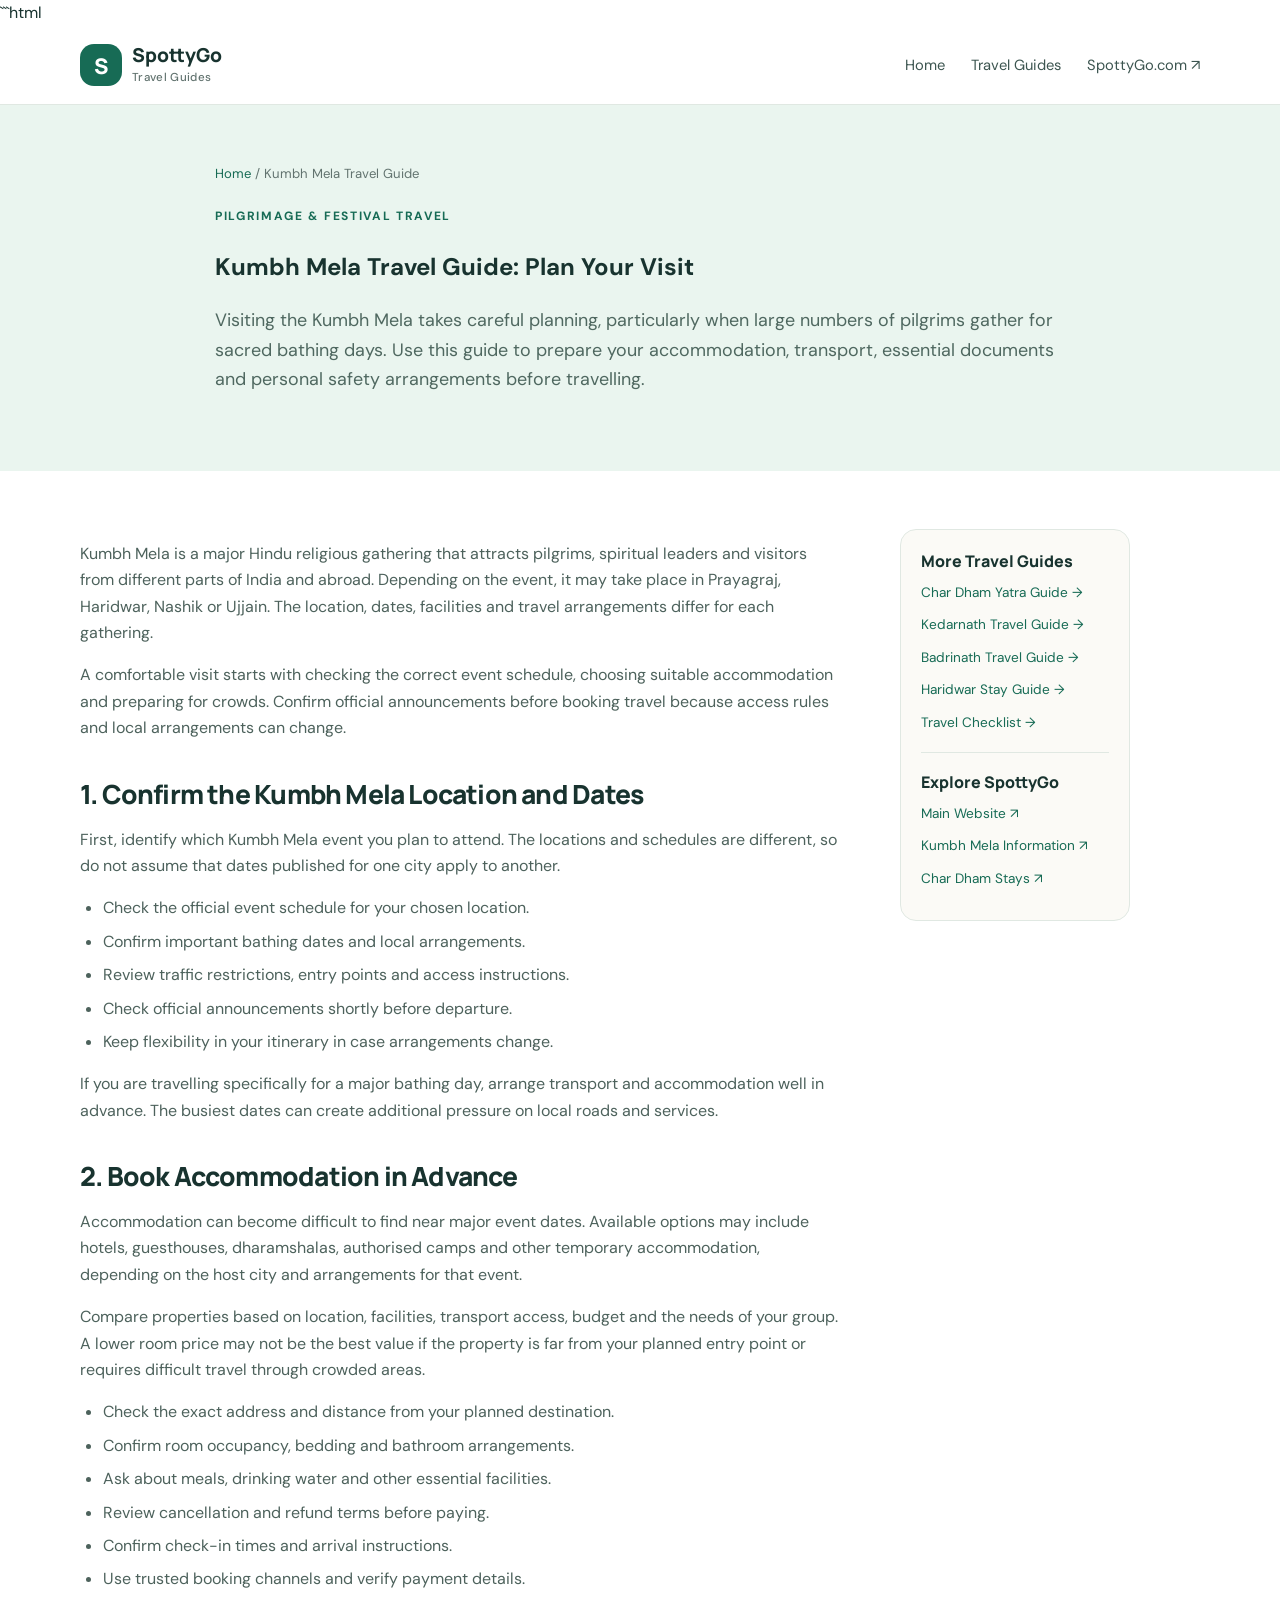
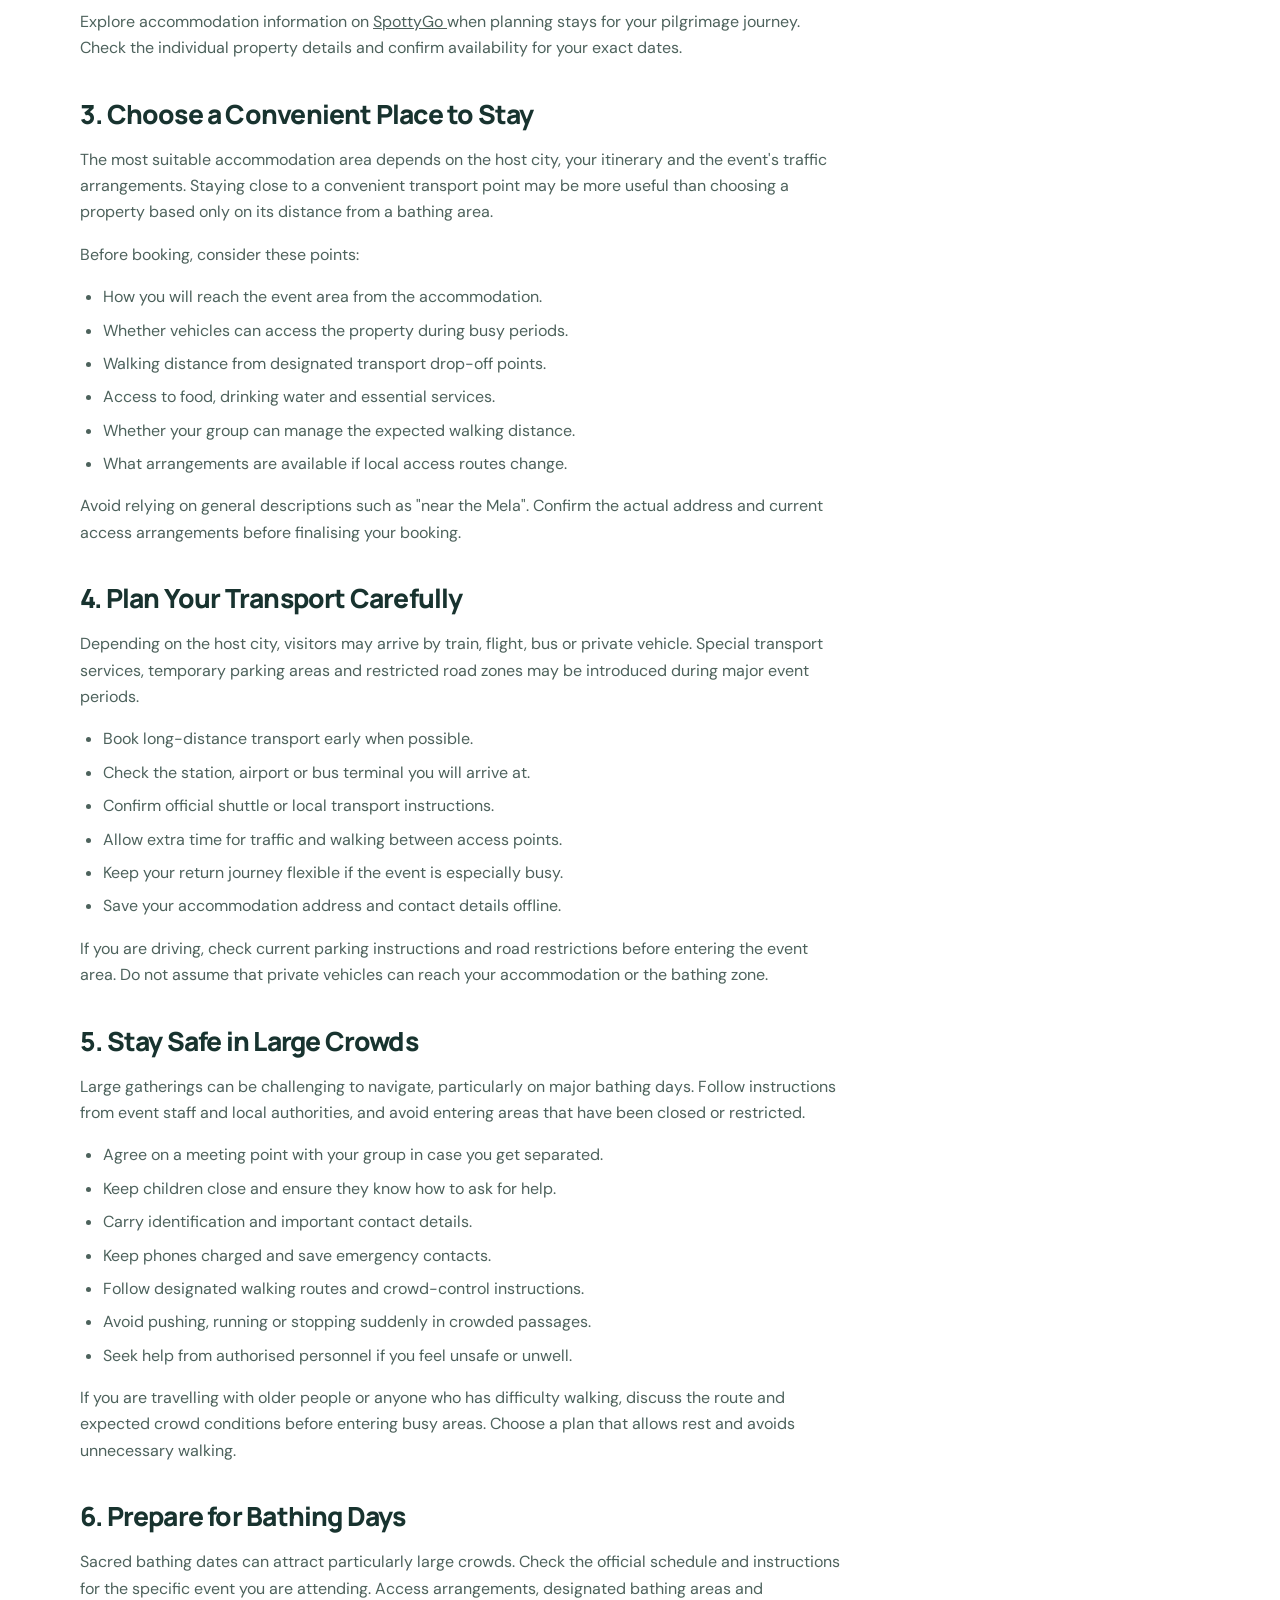
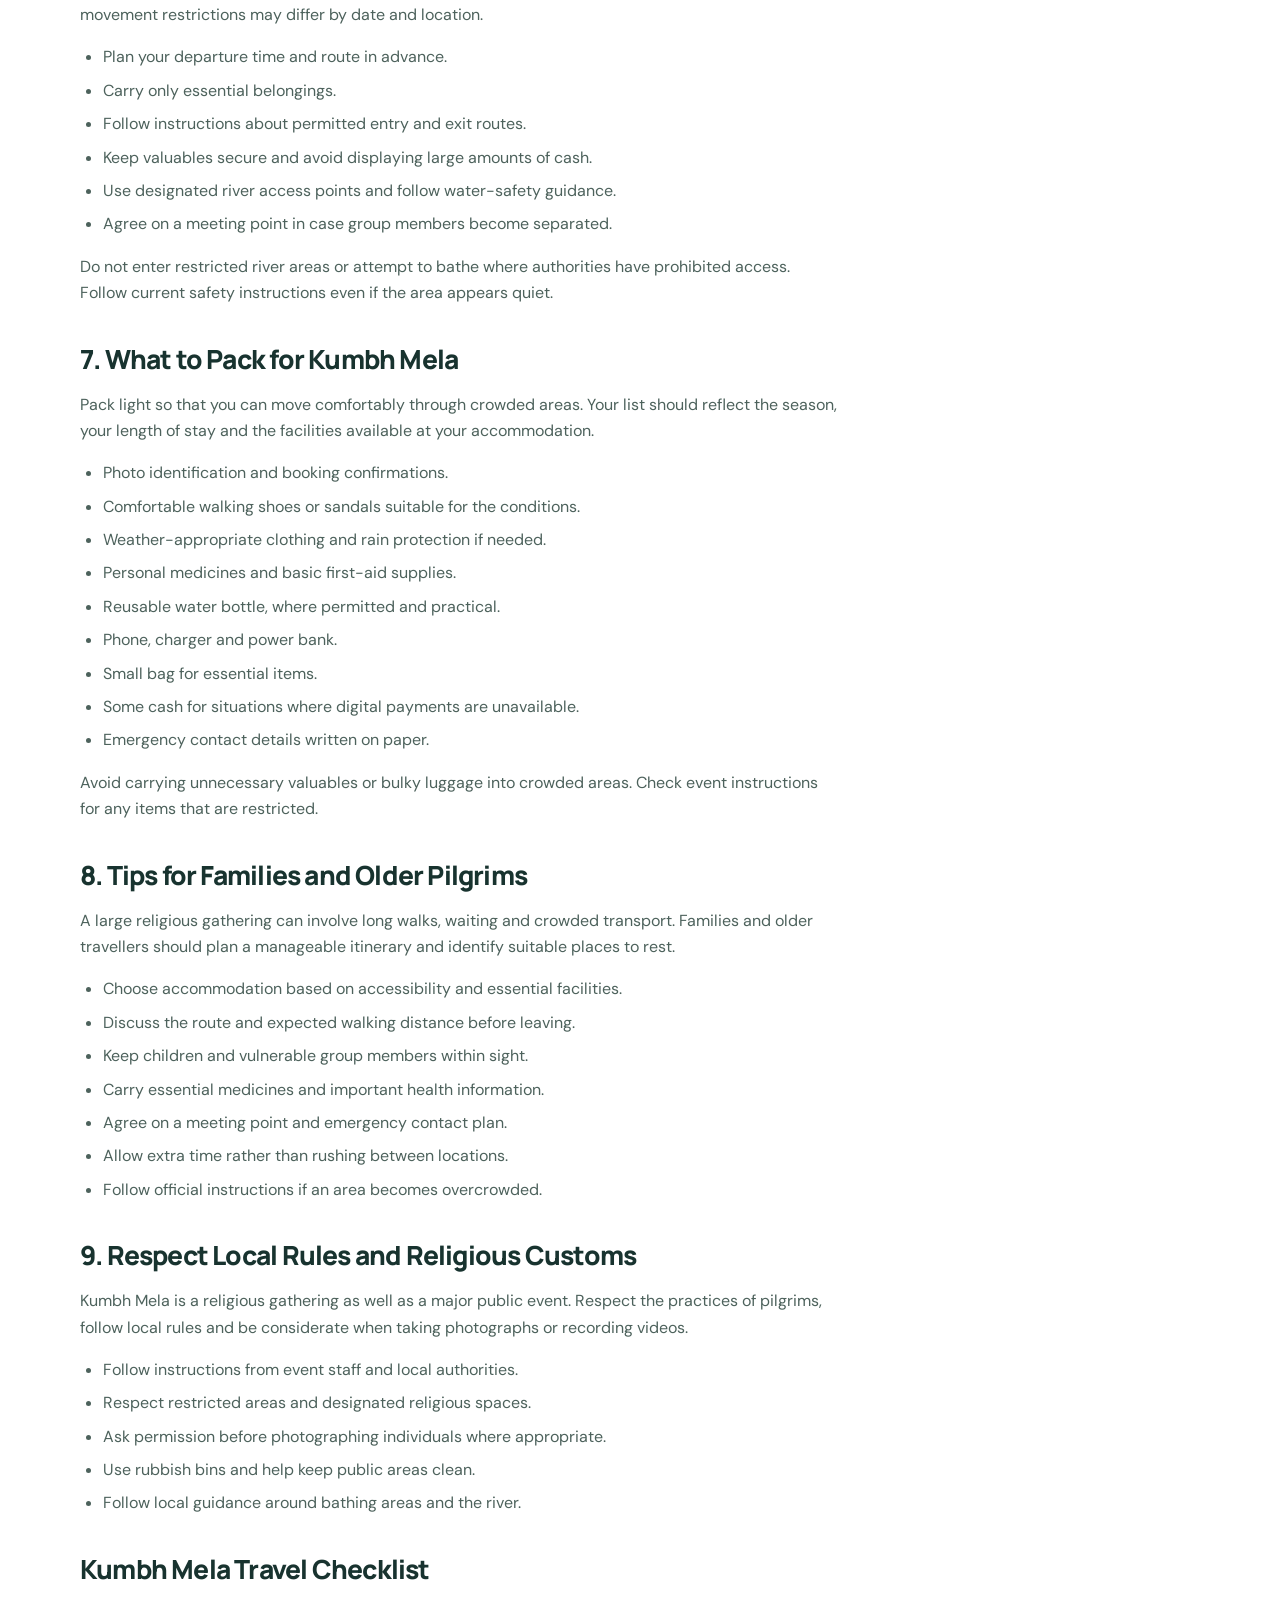
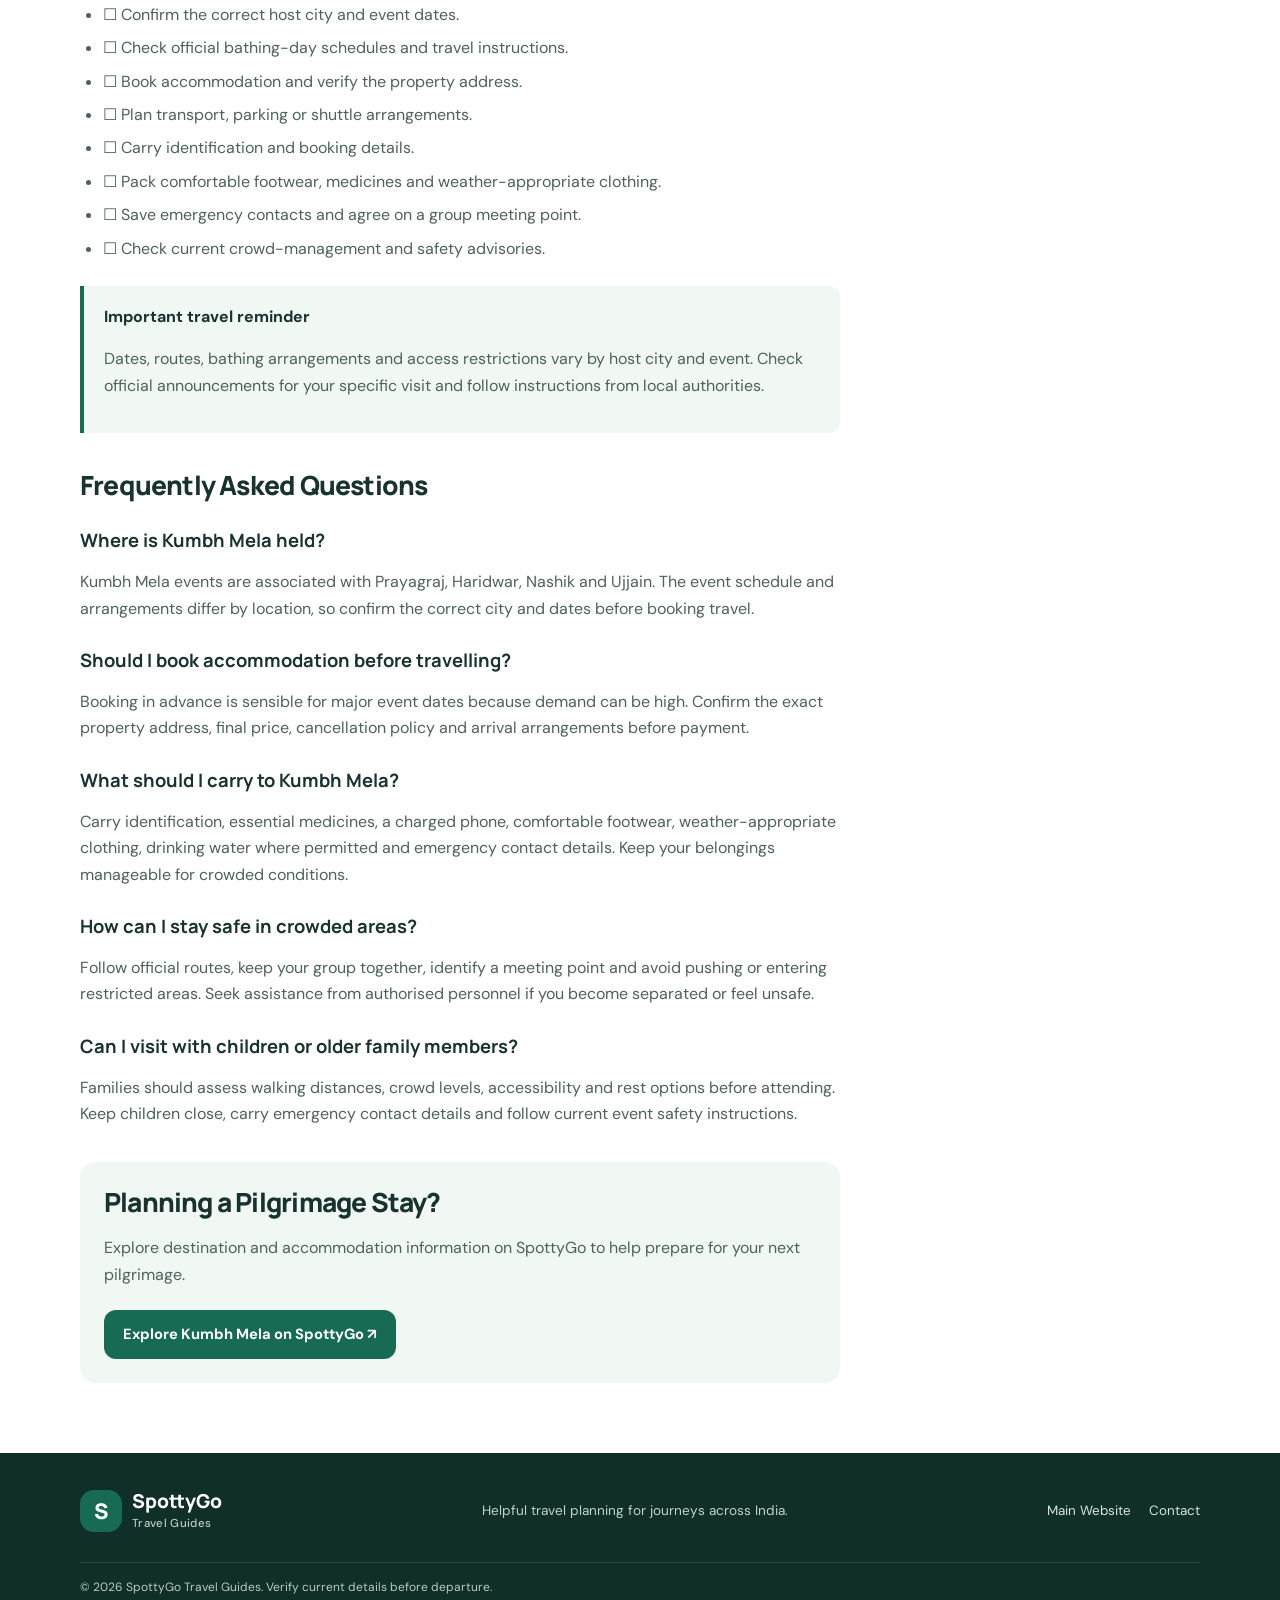
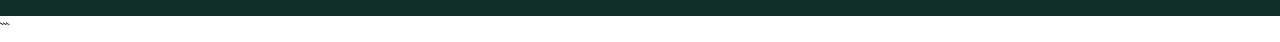
<file: kumbh-mela.html>
```html
<!doctype html>
<html lang="en">
<head>
  <meta charset="utf-8">
  <meta name="viewport" content="width=device-width, initial-scale=1">

  <title>Kumbh Mela Travel Guide: Stay, Transport & Tips | SpottyGo</title>

  <meta name="description" content="Plan your Kumbh Mela visit with practical tips on accommodation, transport, bathing days, crowd safety, packing and pilgrimage travel in India.">

  <meta name="robots" content="index,follow">

  <link rel="stylesheet" href="style.css">

  <link rel="canonical" href="https://sporrygo.github.io/travel-guide/kumbh-mela.html">
</head>

<body>

<header class="site-header">
  <div class="container nav-wrap">

    <a class="brand" href="index.html">
      <span class="brand-mark">S</span>
      <span>
        SpottyGo
        <span class="brand-sub">Travel Guides</span>
      </span>
    </a>

    <button class="menu-toggle"
            aria-label="Toggle navigation"
            aria-expanded="false">
      ☰
    </button>

    <nav class="nav-links" aria-label="Main navigation">
      <a href="index.html">Home</a>
      <a href="index.html#guides">Travel Guides</a>
      <a href="https://spottygo.com/">SpottyGo.com ↗</a>
    </nav>

  </div>
</header>

<section class="article-hero">
  <div class="container">

    <div class="breadcrumb">
      <a href="index.html">Home</a> / Kumbh Mela Travel Guide
    </div>

    <p class="eyebrow">PILGRIMAGE & FESTIVAL TRAVEL</p>

    <h1>Kumbh Mela Travel Guide: Plan Your Visit</h1>

    <p class="article-intro">
      Visiting the Kumbh Mela takes careful planning, particularly when
      large numbers of pilgrims gather for sacred bathing days. Use this
      guide to prepare your accommodation, transport, essential documents
      and personal safety arrangements before travelling.
    </p>

  </div>
</section>

<main class="container article-layout">

  <article class="article-body">

    <p>
      Kumbh Mela is a major Hindu religious gathering that attracts pilgrims,
      spiritual leaders and visitors from different parts of India and
      abroad. Depending on the event, it may take place in Prayagraj,
      Haridwar, Nashik or Ujjain. The location, dates, facilities and
      travel arrangements differ for each gathering.
    </p>

    <p>
      A comfortable visit starts with checking the correct event schedule,
      choosing suitable accommodation and preparing for crowds. Confirm
      official announcements before booking travel because access rules
      and local arrangements can change.
    </p>

    <h2>1. Confirm the Kumbh Mela Location and Dates</h2>

    <p>
      First, identify which Kumbh Mela event you plan to attend. The
      locations and schedules are different, so do not assume that dates
      published for one city apply to another.
    </p>

    <ul>
      <li>Check the official event schedule for your chosen location.</li>
      <li>Confirm important bathing dates and local arrangements.</li>
      <li>Review traffic restrictions, entry points and access instructions.</li>
      <li>Check official announcements shortly before departure.</li>
      <li>Keep flexibility in your itinerary in case arrangements change.</li>
    </ul>

    <p>
      If you are travelling specifically for a major bathing day, arrange
      transport and accommodation well in advance. The busiest dates can
      create additional pressure on local roads and services.
    </p>

    <h2>2. Book Accommodation in Advance</h2>

    <p>
      Accommodation can become difficult to find near major event dates.
      Available options may include hotels, guesthouses, dharamshalas,
      authorised camps and other temporary accommodation, depending on
      the host city and arrangements for that event.
    </p>

    <p>
      Compare properties based on location, facilities, transport access,
      budget and the needs of your group. A lower room price may not be
      the best value if the property is far from your planned entry point
      or requires difficult travel through crowded areas.
    </p>

    <ul>
      <li>Check the exact address and distance from your planned destination.</li>
      <li>Confirm room occupancy, bedding and bathroom arrangements.</li>
      <li>Ask about meals, drinking water and other essential facilities.</li>
      <li>Review cancellation and refund terms before paying.</li>
      <li>Confirm check-in times and arrival instructions.</li>
      <li>Use trusted booking channels and verify payment details.</li>
    </ul>

    <p>
      Explore accommodation information on
      <a href="https://spottygo.com/">
        SpottyGo
      </a>
      when planning stays for your pilgrimage journey. Check the individual
      property details and confirm availability for your exact dates.
    </p>

    <h2>3. Choose a Convenient Place to Stay</h2>

    <p>
      The most suitable accommodation area depends on the host city, your
      itinerary and the event's traffic arrangements. Staying close to a
      convenient transport point may be more useful than choosing a property
      based only on its distance from a bathing area.
    </p>

    <p>
      Before booking, consider these points:
    </p>

    <ul>
      <li>How you will reach the event area from the accommodation.</li>
      <li>Whether vehicles can access the property during busy periods.</li>
      <li>Walking distance from designated transport drop-off points.</li>
      <li>Access to food, drinking water and essential services.</li>
      <li>Whether your group can manage the expected walking distance.</li>
      <li>What arrangements are available if local access routes change.</li>
    </ul>

    <p>
      Avoid relying on general descriptions such as "near the Mela".
      Confirm the actual address and current access arrangements before
      finalising your booking.
    </p>

    <h2>4. Plan Your Transport Carefully</h2>

    <p>
      Depending on the host city, visitors may arrive by train, flight,
      bus or private vehicle. Special transport services, temporary
      parking areas and restricted road zones may be introduced during
      major event periods.
    </p>

    <ul>
      <li>Book long-distance transport early when possible.</li>
      <li>Check the station, airport or bus terminal you will arrive at.</li>
      <li>Confirm official shuttle or local transport instructions.</li>
      <li>Allow extra time for traffic and walking between access points.</li>
      <li>Keep your return journey flexible if the event is especially busy.</li>
      <li>Save your accommodation address and contact details offline.</li>
    </ul>

    <p>
      If you are driving, check current parking instructions and road
      restrictions before entering the event area. Do not assume that
      private vehicles can reach your accommodation or the bathing zone.
    </p>

    <h2>5. Stay Safe in Large Crowds</h2>

    <p>
      Large gatherings can be challenging to navigate, particularly on
      major bathing days. Follow instructions from event staff and local
      authorities, and avoid entering areas that have been closed or
      restricted.
    </p>

    <ul>
      <li>Agree on a meeting point with your group in case you get separated.</li>
      <li>Keep children close and ensure they know how to ask for help.</li>
      <li>Carry identification and important contact details.</li>
      <li>Keep phones charged and save emergency contacts.</li>
      <li>Follow designated walking routes and crowd-control instructions.</li>
      <li>Avoid pushing, running or stopping suddenly in crowded passages.</li>
      <li>Seek help from authorised personnel if you feel unsafe or unwell.</li>
    </ul>

    <p>
      If you are travelling with older people or anyone who has difficulty
      walking, discuss the route and expected crowd conditions before
      entering busy areas. Choose a plan that allows rest and avoids
      unnecessary walking.
    </p>

    <h2>6. Prepare for Bathing Days</h2>

    <p>
      Sacred bathing dates can attract particularly large crowds. Check
      the official schedule and instructions for the specific event you
      are attending. Access arrangements, designated bathing areas and
      movement restrictions may differ by date and location.
    </p>

    <ul>
      <li>Plan your departure time and route in advance.</li>
      <li>Carry only essential belongings.</li>
      <li>Follow instructions about permitted entry and exit routes.</li>
      <li>Keep valuables secure and avoid displaying large amounts of cash.</li>
      <li>Use designated river access points and follow water-safety guidance.</li>
      <li>Agree on a meeting point in case group members become separated.</li>
    </ul>

    <p>
      Do not enter restricted river areas or attempt to bathe where
      authorities have prohibited access. Follow current safety instructions
      even if the area appears quiet.
    </p>

    <h2>7. What to Pack for Kumbh Mela</h2>

    <p>
      Pack light so that you can move comfortably through crowded areas.
      Your list should reflect the season, your length of stay and the
      facilities available at your accommodation.
    </p>

    <ul>
      <li>Photo identification and booking confirmations.</li>
      <li>Comfortable walking shoes or sandals suitable for the conditions.</li>
      <li>Weather-appropriate clothing and rain protection if needed.</li>
      <li>Personal medicines and basic first-aid supplies.</li>
      <li>Reusable water bottle, where permitted and practical.</li>
      <li>Phone, charger and power bank.</li>
      <li>Small bag for essential items.</li>
      <li>Some cash for situations where digital payments are unavailable.</li>
      <li>Emergency contact details written on paper.</li>
    </ul>

    <p>
      Avoid carrying unnecessary valuables or bulky luggage into crowded
      areas. Check event instructions for any items that are restricted.
    </p>

    <h2>8. Tips for Families and Older Pilgrims</h2>

    <p>
      A large religious gathering can involve long walks, waiting and
      crowded transport. Families and older travellers should plan a
      manageable itinerary and identify suitable places to rest.
    </p>

    <ul>
      <li>Choose accommodation based on accessibility and essential facilities.</li>
      <li>Discuss the route and expected walking distance before leaving.</li>
      <li>Keep children and vulnerable group members within sight.</li>
      <li>Carry essential medicines and important health information.</li>
      <li>Agree on a meeting point and emergency contact plan.</li>
      <li>Allow extra time rather than rushing between locations.</li>
      <li>Follow official instructions if an area becomes overcrowded.</li>
    </ul>

    <h2>9. Respect Local Rules and Religious Customs</h2>

    <p>
      Kumbh Mela is a religious gathering as well as a major public event.
      Respect the practices of pilgrims, follow local rules and be
      considerate when taking photographs or recording videos.
    </p>

    <ul>
      <li>Follow instructions from event staff and local authorities.</li>
      <li>Respect restricted areas and designated religious spaces.</li>
      <li>Ask permission before photographing individuals where appropriate.</li>
      <li>Use rubbish bins and help keep public areas clean.</li>
      <li>Follow local guidance around bathing areas and the river.</li>
    </ul>

    <h2>Kumbh Mela Travel Checklist</h2>

    <ul>
      <li>☐ Confirm the correct host city and event dates.</li>
      <li>☐ Check official bathing-day schedules and travel instructions.</li>
      <li>☐ Book accommodation and verify the property address.</li>
      <li>☐ Plan transport, parking or shuttle arrangements.</li>
      <li>☐ Carry identification and booking details.</li>
      <li>☐ Pack comfortable footwear, medicines and weather-appropriate clothing.</li>
      <li>☐ Save emergency contacts and agree on a group meeting point.</li>
      <li>☐ Check current crowd-management and safety advisories.</li>
    </ul>

    <div class="tip-box">
      <strong>Important travel reminder</strong>
      <p>
        Dates, routes, bathing arrangements and access restrictions vary
        by host city and event. Check official announcements for your
        specific visit and follow instructions from local authorities.
      </p>
    </div>

    <h2>Frequently Asked Questions</h2>

    <h3>Where is Kumbh Mela held?</h3>

    <p>
      Kumbh Mela events are associated with Prayagraj, Haridwar, Nashik
      and Ujjain. The event schedule and arrangements differ by location,
      so confirm the correct city and dates before booking travel.
    </p>

    <h3>Should I book accommodation before travelling?</h3>

    <p>
      Booking in advance is sensible for major event dates because demand
      can be high. Confirm the exact property address, final price,
      cancellation policy and arrival arrangements before payment.
    </p>

    <h3>What should I carry to Kumbh Mela?</h3>

    <p>
      Carry identification, essential medicines, a charged phone,
      comfortable footwear, weather-appropriate clothing, drinking water
      where permitted and emergency contact details. Keep your belongings
      manageable for crowded conditions.
    </p>

    <h3>How can I stay safe in crowded areas?</h3>

    <p>
      Follow official routes, keep your group together, identify a meeting
      point and avoid pushing or entering restricted areas. Seek assistance
      from authorised personnel if you become separated or feel unsafe.
    </p>

    <h3>Can I visit with children or older family members?</h3>

    <p>
      Families should assess walking distances, crowd levels, accessibility
      and rest options before attending. Keep children close, carry
      emergency contact details and follow current event safety instructions.
    </p>

    <div class="article-cta">

      <h2>Planning a Pilgrimage Stay?</h2>

      <p>
        Explore destination and accommodation information on SpottyGo
        to help prepare for your next pilgrimage.
      </p>

      <a class="button button-primary"
         href="https://spottygo.com/kumbh-mela">
        Explore Kumbh Mela on SpottyGo ↗
      </a>

    </div>

  </article>

  <aside class="side-card">

    <h3>More Travel Guides</h3>

    <a href="char-dham-yatra.html">Char Dham Yatra Guide →</a>
    <a href="kedarnath.html">Kedarnath Travel Guide →</a>
    <a href="badrinath.html">Badrinath Travel Guide →</a>
    <a href="haridwar-stay.html">Haridwar Stay Guide →</a>
    <a href="travel-checklist.html">Travel Checklist →</a>

    <hr style="border:0;border-top:1px solid #e0e8e2;margin:18px 0">

    <h3>Explore SpottyGo</h3>

    <a href="https://spottygo.com/">Main Website ↗</a>

    <a href="https://spottygo.com/kumbh-mela">
      Kumbh Mela Information ↗
    </a>

    <a href="https://spottygo.com/chardham-stays.html">
      Char Dham Stays ↗
    </a>

  </aside>

</main>

<footer class="site-footer">

  <div class="container footer-row">

    <a class="brand brand-footer" href="index.html">
      <span class="brand-mark">S</span>
      <span>
        SpottyGo
        <span class="brand-sub">Travel Guides</span>
      </span>
    </a>

    <p>Helpful travel planning for journeys across India.</p>

    <div class="footer-links">
      <a href="https://spottygo.com/">Main Website</a>
      <a href="mailto:hello@spottygo.com">Contact</a>
    </div>

  </div>

  <div class="container copyright">
    © <span id="year">2026</span> SpottyGo Travel Guides.
    Verify current details before departure.
  </div>

</footer>

<script src="script.js"></script>

</body>
</html>
```
</file>
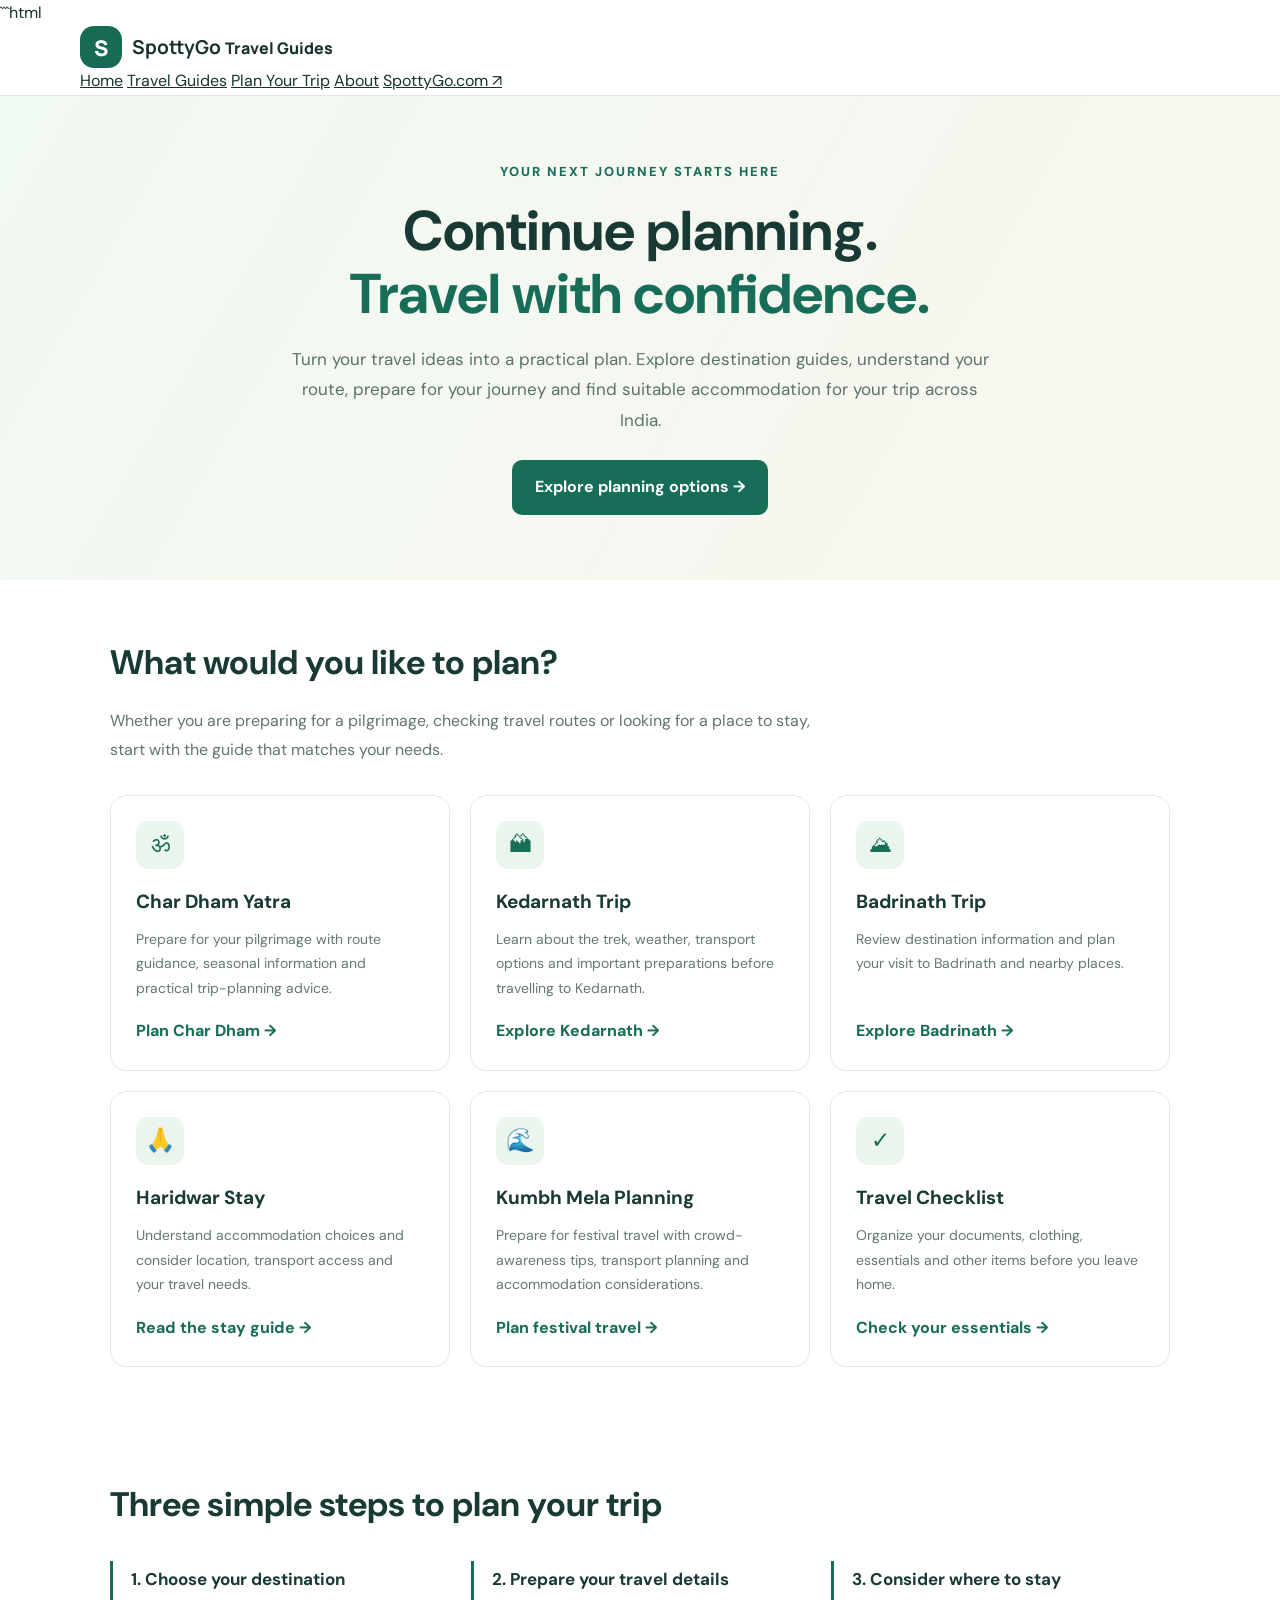
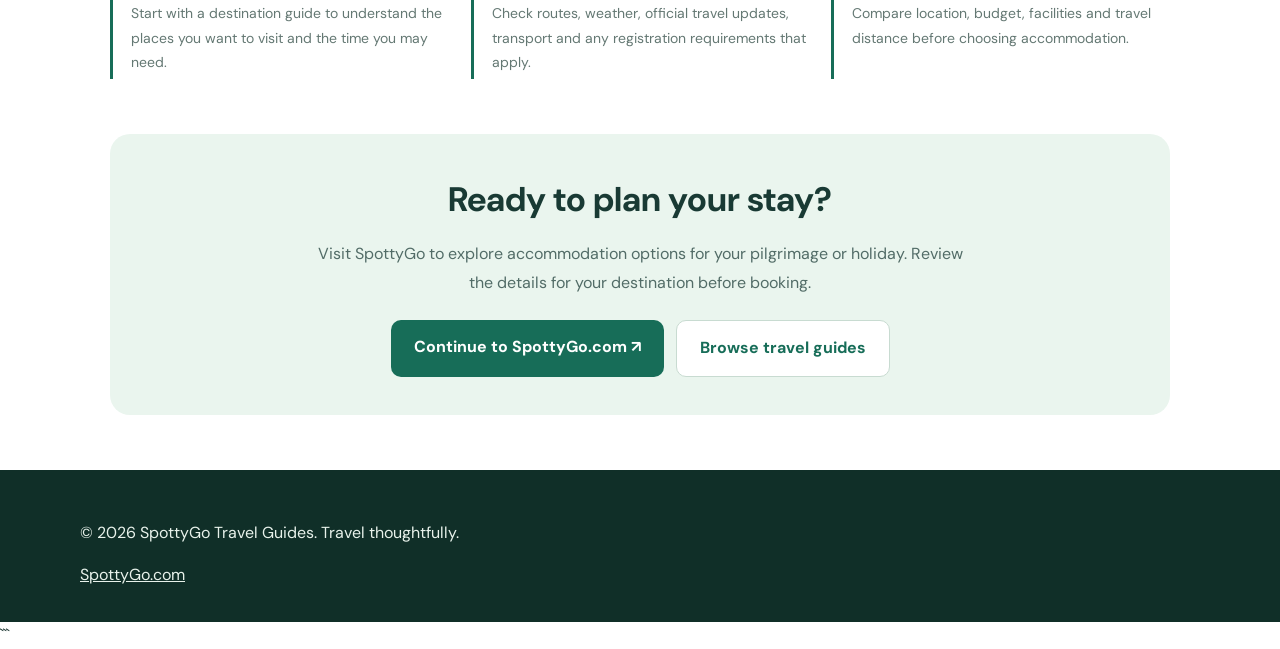
<file: travel-checklist.html>
```html
<!DOCTYPE html>
<html lang="en">
<head>
  <meta charset="UTF-8">
  <meta name="viewport" content="width=device-width, initial-scale=1.0">

  <title>Continue Planning Your Trip | SpottyGo</title>
  <meta name="description" content="Continue planning your Indian pilgrimage or holiday with practical travel guides, route information, and accommodation options from SpottyGo.">

  <link rel="stylesheet" href="style.css">

  <style>
    .planning-hero {
      background: linear-gradient(120deg, #f1f9f3, #f8f7ee);
      padding: 65px 20px;
    }

    .planning-hero-inner {
      max-width: 1050px;
      margin: auto;
      text-align: center;
    }

    .planning-eyebrow {
      color: #176d58;
      font-size: 13px;
      font-weight: 800;
      letter-spacing: 2px;
      text-transform: uppercase;
    }

    .planning-hero h1 {
      color: #193a34;
      font-size: clamp(34px, 5vw, 56px);
      line-height: 1.12;
      margin: 18px 0;
    }

    .planning-hero h1 span {
      color: #176d58;
    }

    .planning-hero p {
      max-width: 720px;
      margin: 0 auto 25px;
      color: #5b716a;
      font-size: 17px;
      line-height: 1.8;
    }

    .planning-button {
      display: inline-block;
      background: #176d58;
      color: #fff;
      padding: 14px 23px;
      border-radius: 10px;
      text-decoration: none;
      font-weight: 700;
      transition: background .2s ease, transform .2s ease;
    }

    .planning-button:hover {
      background: #105844;
      color: #fff;
      transform: translateY(-2px);
    }

    .planning-button.secondary {
      background: #fff;
      border: 1px solid #c8dbd1;
      color: #176d58;
    }

    .planning-button.secondary:hover {
      background: #f4faf6;
    }

    .planning-section {
      max-width: 1100px;
      margin: auto;
      padding: 55px 20px;
    }

    .planning-section h2 {
      color: #193a34;
      font-size: clamp(25px, 3vw, 34px);
      margin: 0 0 12px;
    }

    .planning-intro {
      max-width: 720px;
      color: #62756f;
      line-height: 1.8;
      margin-bottom: 30px;
    }

    .planning-grid {
      display: grid;
      grid-template-columns: repeat(3, minmax(0, 1fr));
      gap: 20px;
    }

    .planning-card {
      display: flex;
      flex-direction: column;
      align-items: flex-start;
      padding: 25px;
      border: 1px solid #e0ebe5;
      border-radius: 16px;
      background: #fff;
      text-decoration: none;
      color: inherit;
      transition: transform .2s ease, box-shadow .2s ease;
    }

    .planning-card:hover {
      transform: translateY(-4px);
      box-shadow: 0 12px 30px rgba(23, 75, 57, .09);
    }

    .planning-icon {
      display: grid;
      place-items: center;
      width: 48px;
      height: 48px;
      margin-bottom: 17px;
      border-radius: 13px;
      background: #eaf5ee;
      color: #176d58;
      font-size: 23px;
    }

    .planning-card h3 {
      color: #193a34;
      font-size: 19px;
      margin: 0 0 10px;
    }

    .planning-card p {
      color: #647873;
      font-size: 14px;
      line-height: 1.75;
      margin: 0 0 18px;
    }

    .planning-card .card-link {
      color: #176d58;
      font-weight: 750;
      margin-top: auto;
    }

    .planning-steps {
      display: grid;
      grid-template-columns: repeat(3, minmax(0, 1fr));
      gap: 22px;
      margin-top: 28px;
    }

    .planning-step {
      border-left: 3px solid #176d58;
      padding: 4px 0 4px 18px;
    }

    .planning-step strong {
      display: block;
      color: #193a34;
      font-size: 17px;
      margin-bottom: 8px;
    }

    .planning-step p {
      margin: 0;
      color: #647873;
      font-size: 14px;
      line-height: 1.75;
    }

    .planning-cta {
      max-width: 1060px;
      margin: 0 auto 55px;
      padding: 38px 25px;
      width: calc(100% - 40px);
      text-align: center;
      background: #eaf5ee;
      border-radius: 20px;
      box-sizing: border-box;
    }

    .planning-cta h2 {
      color: #193a34;
      font-size: clamp(25px, 3vw, 34px);
      margin: 0 0 12px;
    }

    .planning-cta p {
      max-width: 650px;
      margin: 0 auto 23px;
      color: #526c67;
      line-height: 1.8;
    }

    .planning-cta-actions {
      display: flex;
      justify-content: center;
      flex-wrap: wrap;
      gap: 12px;
    }

    @media (max-width: 800px) {
      .planning-grid {
        grid-template-columns: repeat(2, minmax(0, 1fr));
      }

      .planning-steps {
        grid-template-columns: 1fr;
      }
    }

    @media (max-width: 520px) {
      .planning-hero {
        padding: 45px 18px;
      }

      .planning-grid {
        grid-template-columns: 1fr;
      }

      .planning-section {
        padding: 38px 18px;
      }

      .planning-cta {
        width: calc(100% - 28px);
        padding: 30px 18px;
      }

      .planning-cta-actions {
        flex-direction: column;
      }

      .planning-cta-actions .planning-button {
        width: 100%;
        box-sizing: border-box;
      }
    }
  </style>
</head>

<body>

  <header class="site-header">
    <div class="container header-inner">
      <a class="brand" href="index.html" aria-label="SpottyGo Travel Guides home">
        <span class="brand-mark">S</span>
        <span class="brand-copy">
          <strong>SpottyGo</strong>
          <small>Travel Guides</small>
        </span>
      </a>

      <button class="menu-toggle" type="button"
        aria-label="Toggle navigation" aria-expanded="false">☰</button>

      <nav class="site-nav" aria-label="Main navigation">
        <a href="index.html">Home</a>
        <a href="index.html#guides">Travel Guides</a>
        <a href="continue-planning.html" aria-current="page">Plan Your Trip</a>
        <a href="about.html">About</a>
        <a href="https://spottygo.com/" target="_blank"
          rel="noopener noreferrer">SpottyGo.com ↗</a>
      </nav>
    </div>
  </header>

  <main>
    <section class="planning-hero">
      <div class="planning-hero-inner">
        <div class="planning-eyebrow">Your next journey starts here</div>

        <h1>Continue planning.<br><span>Travel with confidence.</span></h1>

        <p>
          Turn your travel ideas into a practical plan. Explore destination
          guides, understand your route, prepare for your journey and find
          suitable accommodation for your trip across India.
        </p>

        <a class="planning-button" href="#planning-options">
          Explore planning options →
        </a>
      </div>
    </section>

    <section class="planning-section" id="planning-options">
      <h2>What would you like to plan?</h2>

      <p class="planning-intro">
        Whether you are preparing for a pilgrimage, checking travel routes
        or looking for a place to stay, start with the guide that matches
        your needs.
      </p>

      <div class="planning-grid">

        <a class="planning-card" href="char-dham-yatra.html">
          <span class="planning-icon" aria-hidden="true">ॐ</span>
          <h3>Char Dham Yatra</h3>
          <p>
            Prepare for your pilgrimage with route guidance, seasonal
            information and practical trip-planning advice.
          </p>
          <span class="card-link">Plan Char Dham →</span>
        </a>

        <a class="planning-card" href="kedarnath.html">
          <span class="planning-icon" aria-hidden="true">🏔</span>
          <h3>Kedarnath Trip</h3>
          <p>
            Learn about the trek, weather, transport options and important
            preparations before travelling to Kedarnath.
          </p>
          <span class="card-link">Explore Kedarnath →</span>
        </a>

        <a class="planning-card" href="badrinath.html">
          <span class="planning-icon" aria-hidden="true">⛰</span>
          <h3>Badrinath Trip</h3>
          <p>
            Review destination information and plan your visit to Badrinath
            and nearby places.
          </p>
          <span class="card-link">Explore Badrinath →</span>
        </a>

        <a class="planning-card" href="haridwar-stay.html">
          <span class="planning-icon" aria-hidden="true">🙏</span>
          <h3>Haridwar Stay</h3>
          <p>
            Understand accommodation choices and consider location,
            transport access and your travel needs.
          </p>
          <span class="card-link">Read the stay guide →</span>
        </a>

        <a class="planning-card" href="kumbh-mela.html">
          <span class="planning-icon" aria-hidden="true">🌊</span>
          <h3>Kumbh Mela Planning</h3>
          <p>
            Prepare for festival travel with crowd-awareness tips,
            transport planning and accommodation considerations.
          </p>
          <span class="card-link">Plan festival travel →</span>
        </a>

        <a class="planning-card" href="travel-checklist.html">
          <span class="planning-icon" aria-hidden="true">✓</span>
          <h3>Travel Checklist</h3>
          <p>
            Organize your documents, clothing, essentials and other items
            before you leave home.
          </p>
          <span class="card-link">Check your essentials →</span>
        </a>

      </div>
    </section>

    <section class="planning-section">
      <h2>Three simple steps to plan your trip</h2>

      <div class="planning-steps">
        <div class="planning-step">
          <strong>1. Choose your destination</strong>
          <p>
            Start with a destination guide to understand the places you
            want to visit and the time you may need.
          </p>
        </div>

        <div class="planning-step">
          <strong>2. Prepare your travel details</strong>
          <p>
            Check routes, weather, official travel updates, transport and
            any registration requirements that apply.
          </p>
        </div>

        <div class="planning-step">
          <strong>3. Consider where to stay</strong>
          <p>
            Compare location, budget, facilities and travel distance before
            choosing accommodation.
          </p>
        </div>
      </div>
    </section>

    <section class="planning-cta">
      <h2>Ready to plan your stay?</h2>

      <p>
        Visit SpottyGo to explore accommodation options for your pilgrimage
        or holiday. Review the details for your destination before booking.
      </p>

      <div class="planning-cta-actions">
        <a class="planning-button"
          href="https://spottygo.com/"
          target="_blank" rel="noopener noreferrer">
          Continue to SpottyGo.com ↗
        </a>

        <a class="planning-button secondary" href="index.html#guides">
          Browse travel guides
        </a>
      </div>
    </section>
  </main>

  <footer class="site-footer">
    <div class="container footer-inner">
      <p>© <span id="current-year">2026</span> SpottyGo Travel Guides. Travel thoughtfully.</p>
      <p>
        <a href="https://spottygo.com/" target="_blank"
          rel="noopener noreferrer">SpottyGo.com</a>
      </p>
    </div>
  </footer>

  <script src="script.js"></script>
  <script>
    const yearNode = document.getElementById('current-year');
    if (yearNode) yearNode.textContent = new Date().getFullYear();
  </script>

</body>
</html>
```
</file>
<file: style.css>
@import url('https://fonts.googleapis.com/css2?family=DM+Sans:wght@400;500;600;700&family=Manrope:wght@400;500;600;700;800&display=swap');
:root{--ink:#18332f;--muted:#62736f;--green:#176b55;--green-dark:#0f4c3d;--mint:#eaf5ef;--cream:#fbfaf6;--line:#e0e8e2;--orange:#f4a261;--white:#fff}
*{box-sizing:border-box}html{scroll-behavior:smooth}body{margin:0;font-family:"DM Sans",sans-serif;color:var(--ink);background:var(--white);line-height:1.65}a{color:inherit}.container{width:min(1120px,calc(100% - 40px));margin-inline:auto}.site-header{background:#fff;border-bottom:1px solid var(--line);position:sticky;top:0;z-index:10}.nav-wrap{display:flex;align-items:center;justify-content:space-between;min-height:78px;gap:24px}.brand{display:flex;align-items:center;gap:10px;text-decoration:none;font-family:Manrope,sans-serif;font-weight:800;font-size:1.2rem;line-height:1.1}.brand-mark{width:42px;height:42px;border-radius:14px;background:var(--green);color:#fff;display:grid;place-items:center;font-size:1.35rem}.brand-sub{display:block;font:500 .72rem "DM Sans",sans-serif;color:var(--muted);letter-spacing:.03em;margin-top:4px}.nav-links{display:flex;align-items:center;gap:26px}.nav-links a,.footer-links a{font-size:.92rem;text-decoration:none;color:#3c5550}.nav-links a:hover,.footer-links a:hover,.text-link:hover{color:var(--green)}.menu-toggle{display:none;border:1px solid var(--line);background:#fff;border-radius:10px;padding:8px 12px;font-size:1.2rem}.hero{background:linear-gradient(120deg,#f5faf5 0%,#eef7f0 55%,#fff5e8 100%);padding:76px 0 70px;overflow:hidden}.hero-grid{display:grid;grid-template-columns:1.05fr .95fr;gap:56px;align-items:center}.eyebrow{font-size:.75rem;font-weight:700;letter-spacing:.14em;color:var(--green);margin:0 0 14px}.hero h1,.section h2,.article h1{font-family:Manrope,sans-serif;letter-spacing:-.045em;line-height:1.12}.hero h1{font-size:clamp(2.8rem,5vw,4.5rem);max-width:650px;margin:0 0 22px}.hero h1 span{color:var(--green)}.hero-lead{font-size:1.12rem;color:#506762;max-width:570px;margin:0 0 28px}.hero-actions{display:flex;gap:12px;flex-wrap:wrap}.button{display:inline-flex;align-items:center;justify-content:center;text-decoration:none;font-weight:700;font-size:.92rem;padding:12px 19px;border-radius:12px;transition:transform .15s ease,background .15s ease}.button:hover{transform:translateY(-2px)}.button-primary{background:var(--green);color:#fff}.button-primary:hover{background:var(--green-dark)}.button-secondary{border:1px solid #cbd9d0;background:#fff;color:var(--ink)}.small-note{font-size:.78rem;color:#71817b;max-width:510px;margin-top:22px}.hero-art{height:355px;border-radius:30px;background:#dceee4;position:relative;overflow:hidden;box-shadow:0 24px 70px #245b4115}.sun{position:absolute;width:95px;height:95px;border-radius:50%;background:#f4b66f;right:15%;top:12%}.mountain{position:absolute;bottom:0;width:0;height:0;border-left:230px solid transparent;border-right:230px solid transparent}.mountain-back{border-bottom:230px solid #a6cfb8;left:-30px}.mountain-front{border-left-width:270px;border-right-width:270px;border-bottom:175px solid #5c9b7c;right:-60px}.route-line{position:absolute;width:260px;height:190px;border:5px dashed #fff;border-color:transparent transparent #fff #fff;border-radius:50%;transform:rotate(-22deg);bottom:18px;left:80px}.route-pin{position:absolute;bottom:88px;left:48%;width:42px;height:42px;background:#fff;color:var(--green);border-radius:50% 50% 50% 8px;transform:rotate(-45deg);display:grid;place-items:center;box-shadow:0 6px 18px #18332f22}.route-pin::first-letter{transform:rotate(45deg)}.art-label{position:absolute;left:22px;top:22px;background:#ffffffd9;border-radius:10px;padding:9px 13px;font-size:.78rem;font-weight:700}.trust-strip{border-bottom:1px solid var(--line)}.trust-grid{display:grid;grid-template-columns:repeat(3,1fr);padding:23px 0;gap:20px}.trust-grid div{display:flex;flex-direction:column;padding-left:22px;border-left:2px solid #c4dfce}.trust-grid strong{font-size:.92rem}.trust-grid span{font-size:.82rem;color:var(--muted)}.section{padding:82px 0}.section-soft{background:var(--cream)}.section-heading{text-align:center;max-width:650px;margin:0 auto 42px}.section h2{font-size:clamp(2rem,3.2vw,2.8rem);margin:0 0 14px}.section-heading>p:last-child{color:var(--muted);margin:0}.cards{display:grid;grid-template-columns:repeat(3,1fr);gap:20px}.guide-card{border:1px solid var(--line);border-radius:20px;padding:25px;background:#fff;display:flex;flex-direction:column;align-items:flex-start;min-height:290px;box-shadow:0 8px 26px #153b2b06}.guide-card.featured{background:#f2f8f3;border-color:#d8e9dd}.card-icon{width:48px;height:48px;border-radius:15px;background:#e3f1e8;display:grid;place-items:center;font-size:1.45rem;margin-bottom:17px}.card-kicker{font-size:.68rem;letter-spacing:.13em;font-weight:700;color:var(--green);margin:0 0 8px}.guide-card h3{font:800 1.25rem Manrope,sans-serif;line-height:1.25;margin:0 0 12px;letter-spacing:-.025em}.guide-card>p:not(.card-kicker):not(.eyebrow){font-size:.9rem;color:var(--muted);margin:0 0 20px}.text-link{font-weight:700;text-decoration:none;color:var(--green);font-size:.9rem;margin-top:auto}.text-link span{margin-left:5px}.card-cta{background:#183f34;color:#fff;border-color:#183f34;justify-content:center}.card-cta .eyebrow{color:#bce1ca}.card-cta h3{font-size:1.5rem}.card-cta>p:not(.eyebrow){color:#d7e5dc}.card-cta .button{margin-top:4px;background:#fff;color:var(--green-dark)}.about-grid{display:grid;grid-template-columns:.8fr 1.2fr;gap:70px;align-items:start}.about-grid p{color:#586d66;margin-top:0}.site-footer{background:#102f28;color:#e8f2eb;padding:34px 0 18px}.footer-row{display:flex;align-items:center;justify-content:space-between;gap:24px;padding-bottom:26px}.brand-footer{color:#fff}.brand-footer .brand-sub{color:#b8ccc1}.footer-row>p{font-size:.85rem;color:#c1d3c8}.footer-links{display:flex;gap:18px}.footer-links a{color:#d7e6dc;font-size:.84rem}.copyright{border-top:1px solid #ffffff20;padding-top:15px;color:#b8ccc1;font-size:.75rem}
.article-hero{background:var(--mint);padding:58px 0}.article-hero .container{max-width:850px}.breadcrumb{font-size:.82rem;color:var(--muted);margin-bottom:22px}.breadcrumb a{color:var(--green);text-decoration:none}.article h1{font-size:clamp(2.3rem,4.5vw,3.5rem);margin:0 0 18px}.article-intro{font-size:1.12rem;color:#4f6860}.article-layout{display:grid;grid-template-columns:minmax(0,760px) 230px;gap:60px;align-items:start}.article-body{padding:54px 0 70px}.article-body h2{font:800 1.65rem Manrope,sans-serif;letter-spacing:-.03em;margin:36px 0 12px;line-height:1.25}.article-body h3{font:700 1.15rem Manrope,sans-serif;margin:25px 0 8px}.article-body p,.article-body li{color:#4d625c}.article-body ul,.article-body ol{padding-left:23px}.article-body li{margin:7px 0}.tip-box{border-left:4px solid var(--green);background:#f1f7f2;padding:18px 20px;border-radius:0 12px 12px 0;margin:24px 0}.tip-box strong{display:block;margin-bottom:5px}.side-card{position:sticky;top:110px;margin-top:58px;background:var(--cream);border:1px solid var(--line);border-radius:16px;padding:20px}.side-card h3{font:800 1rem Manrope,sans-serif;margin:0 0 10px}.side-card a{display:block;font-size:.85rem;text-decoration:none;color:var(--green);margin:10px 0}.article-cta{background:#f1f7f2;border-radius:16px;padding:24px;margin-top:35px}.article-cta h2{margin-top:0}.article-cta .button{margin-top:6px}
@media(max-width:800px){.hero{padding:52px 0}.hero-grid{grid-template-columns:1fr;gap:34px}.hero-art{height:280px}.cards{grid-template-columns:repeat(2,1fr)}.about-grid{grid-template-columns:1fr;gap:15px}.article-layout{grid-template-columns:1fr}.side-card{position:static;margin:0 0 30px;grid-row:1}.article-body{padding-top:28px}.footer-row{flex-wrap:wrap}.footer-row>p{width:100%;order:3;margin:0}.nav-links{display:none;position:absolute;left:20px;right:20px;top:70px;background:#fff;border:1px solid var(--line);border-radius:14px;padding:16px;box-shadow:0 16px 35px #00000012;flex-direction:column;align-items:flex-start;gap:15px}.nav-links.open{display:flex}.menu-toggle{display:block}}
@media(max-width:540px){.container{width:min(100% - 30px,1120px)}.hero h1{font-size:2.65rem}.hero-art{height:230px}.mountain{border-left-width:160px;border-right-width:160px}.mountain-back{border-bottom-width:170px}.mountain-front{border-bottom-width:130px}.route-line{left:25px;bottom:0;transform:scale(.8) rotate(-22deg)}.trust-grid{grid-template-columns:1fr;gap:14px}.trust-grid div{padding-left:14px}.section{padding:58px 0}.cards{grid-template-columns:1fr}.guide-card{min-height:auto}.footer-row{align-items:flex-start;flex-direction:column}.footer-links{flex-wrap:wrap}.article-hero{padding:38px 0}.article h1{font-size:2.3rem}}
</file>
